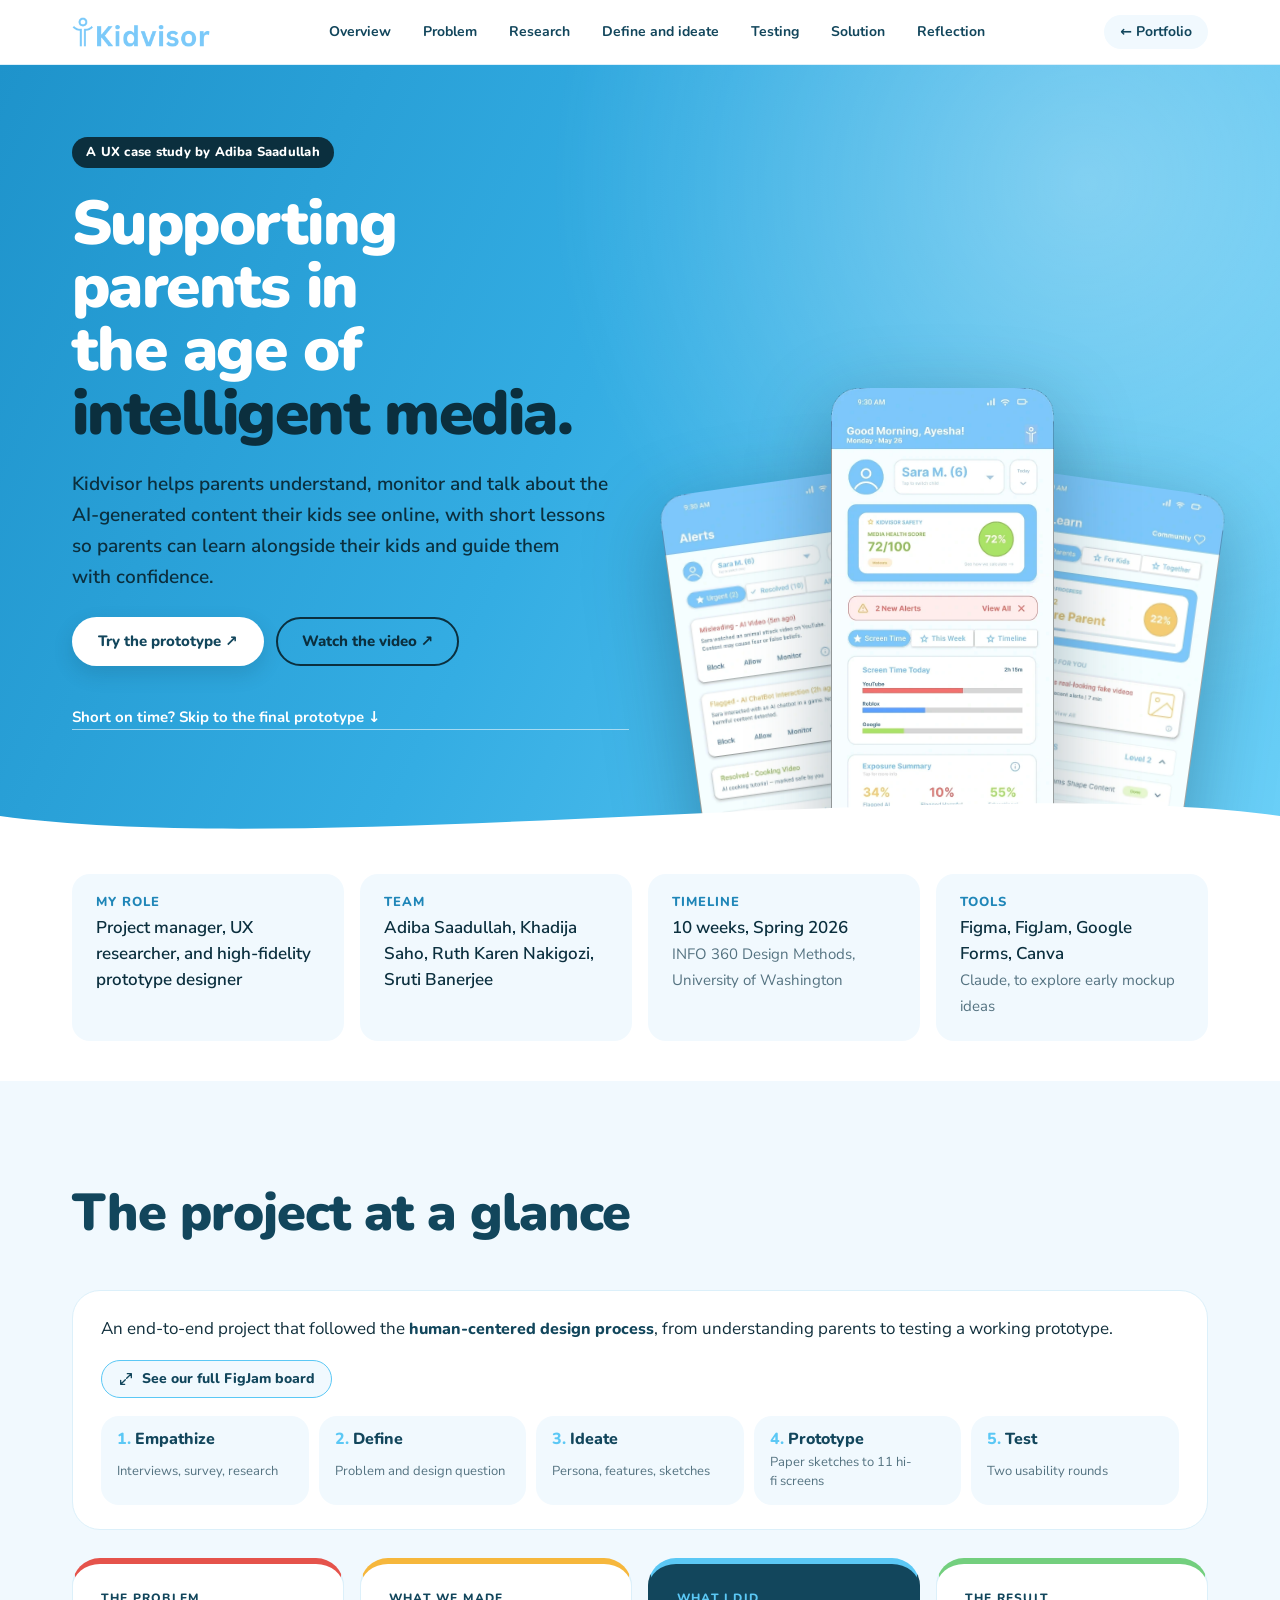
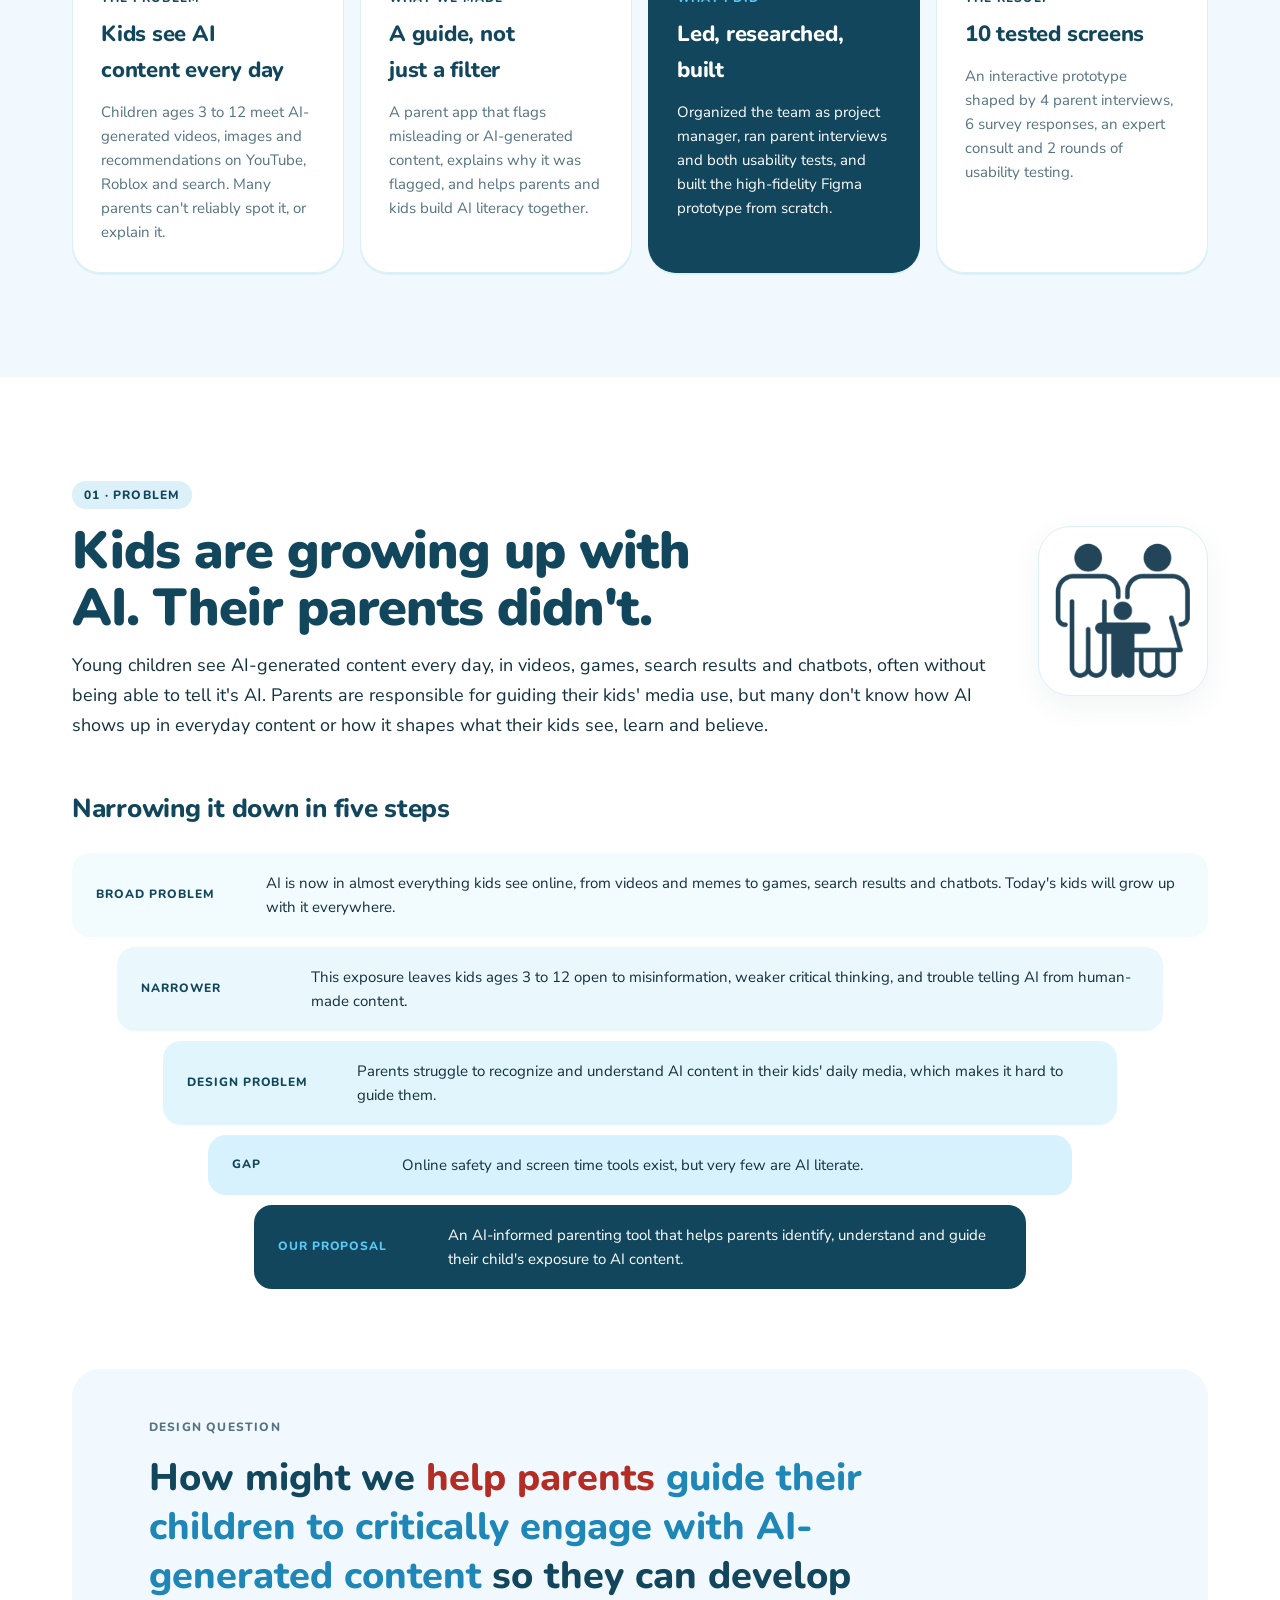
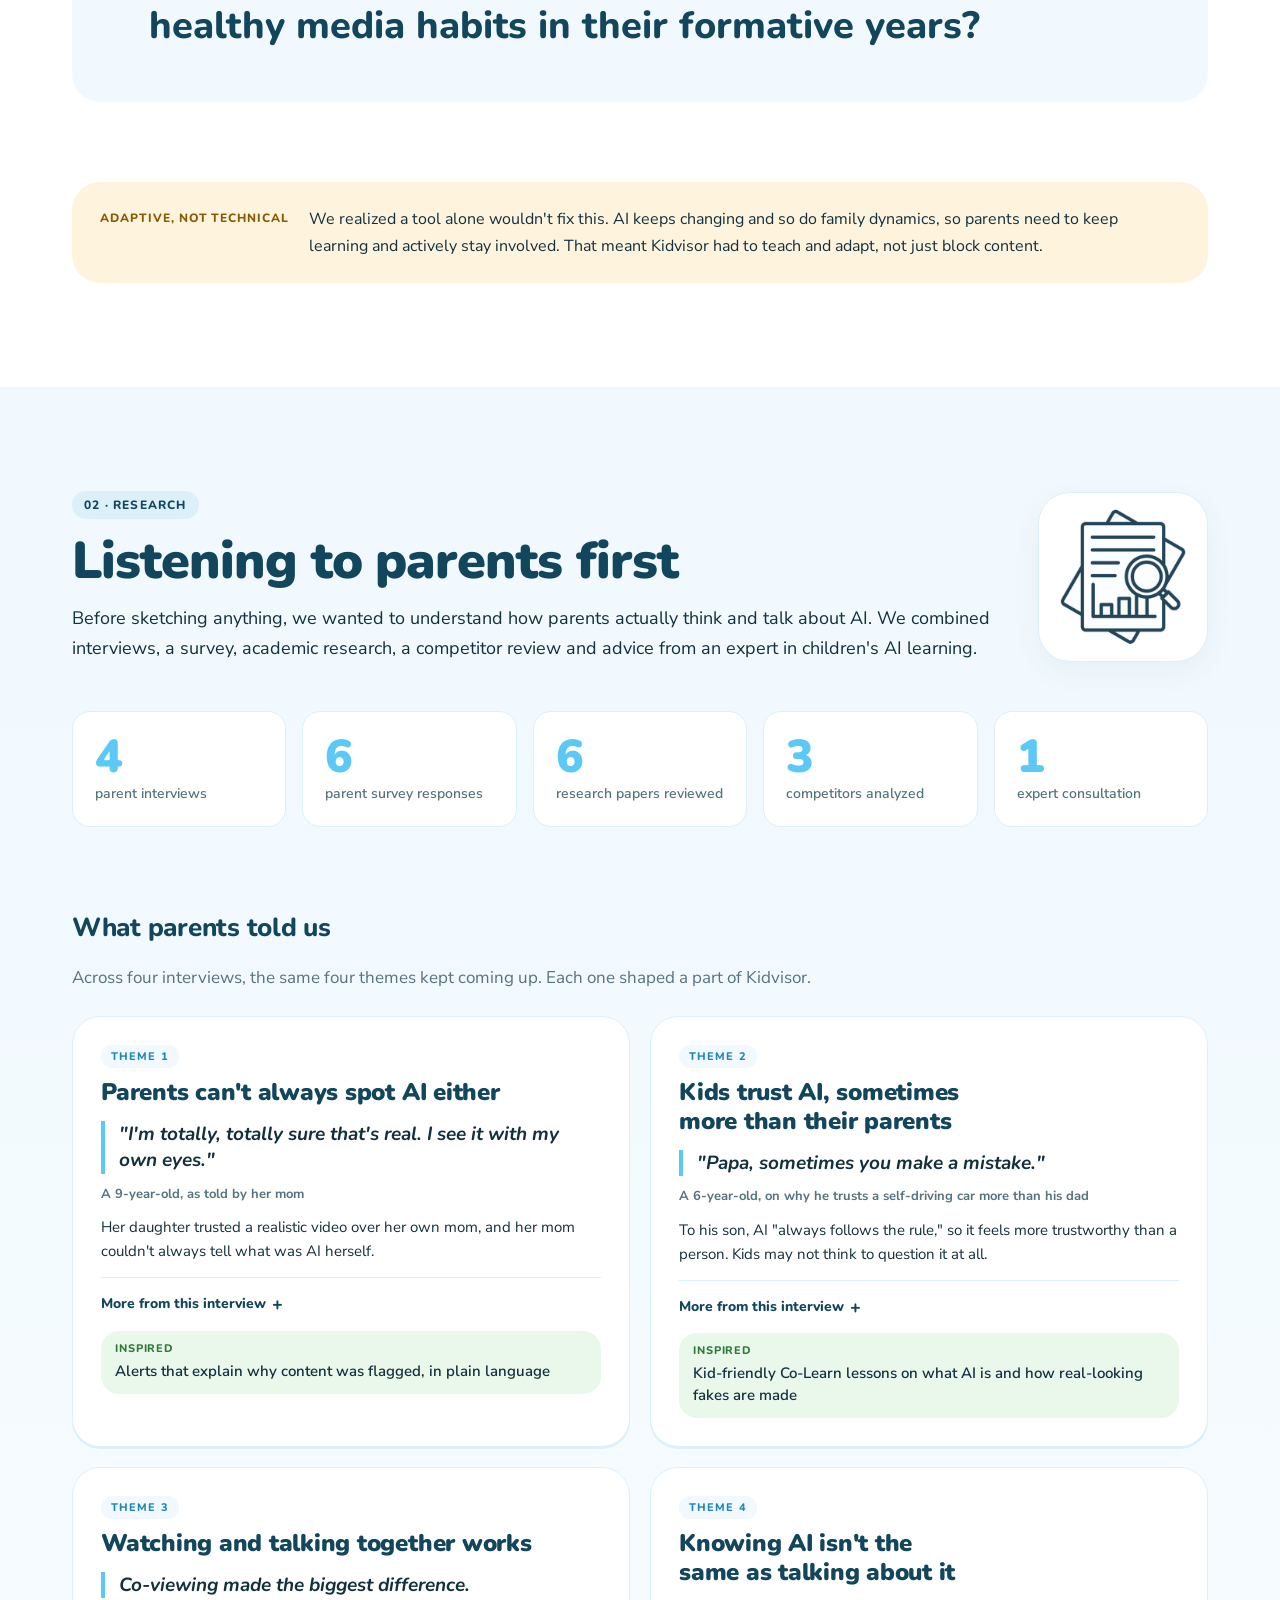
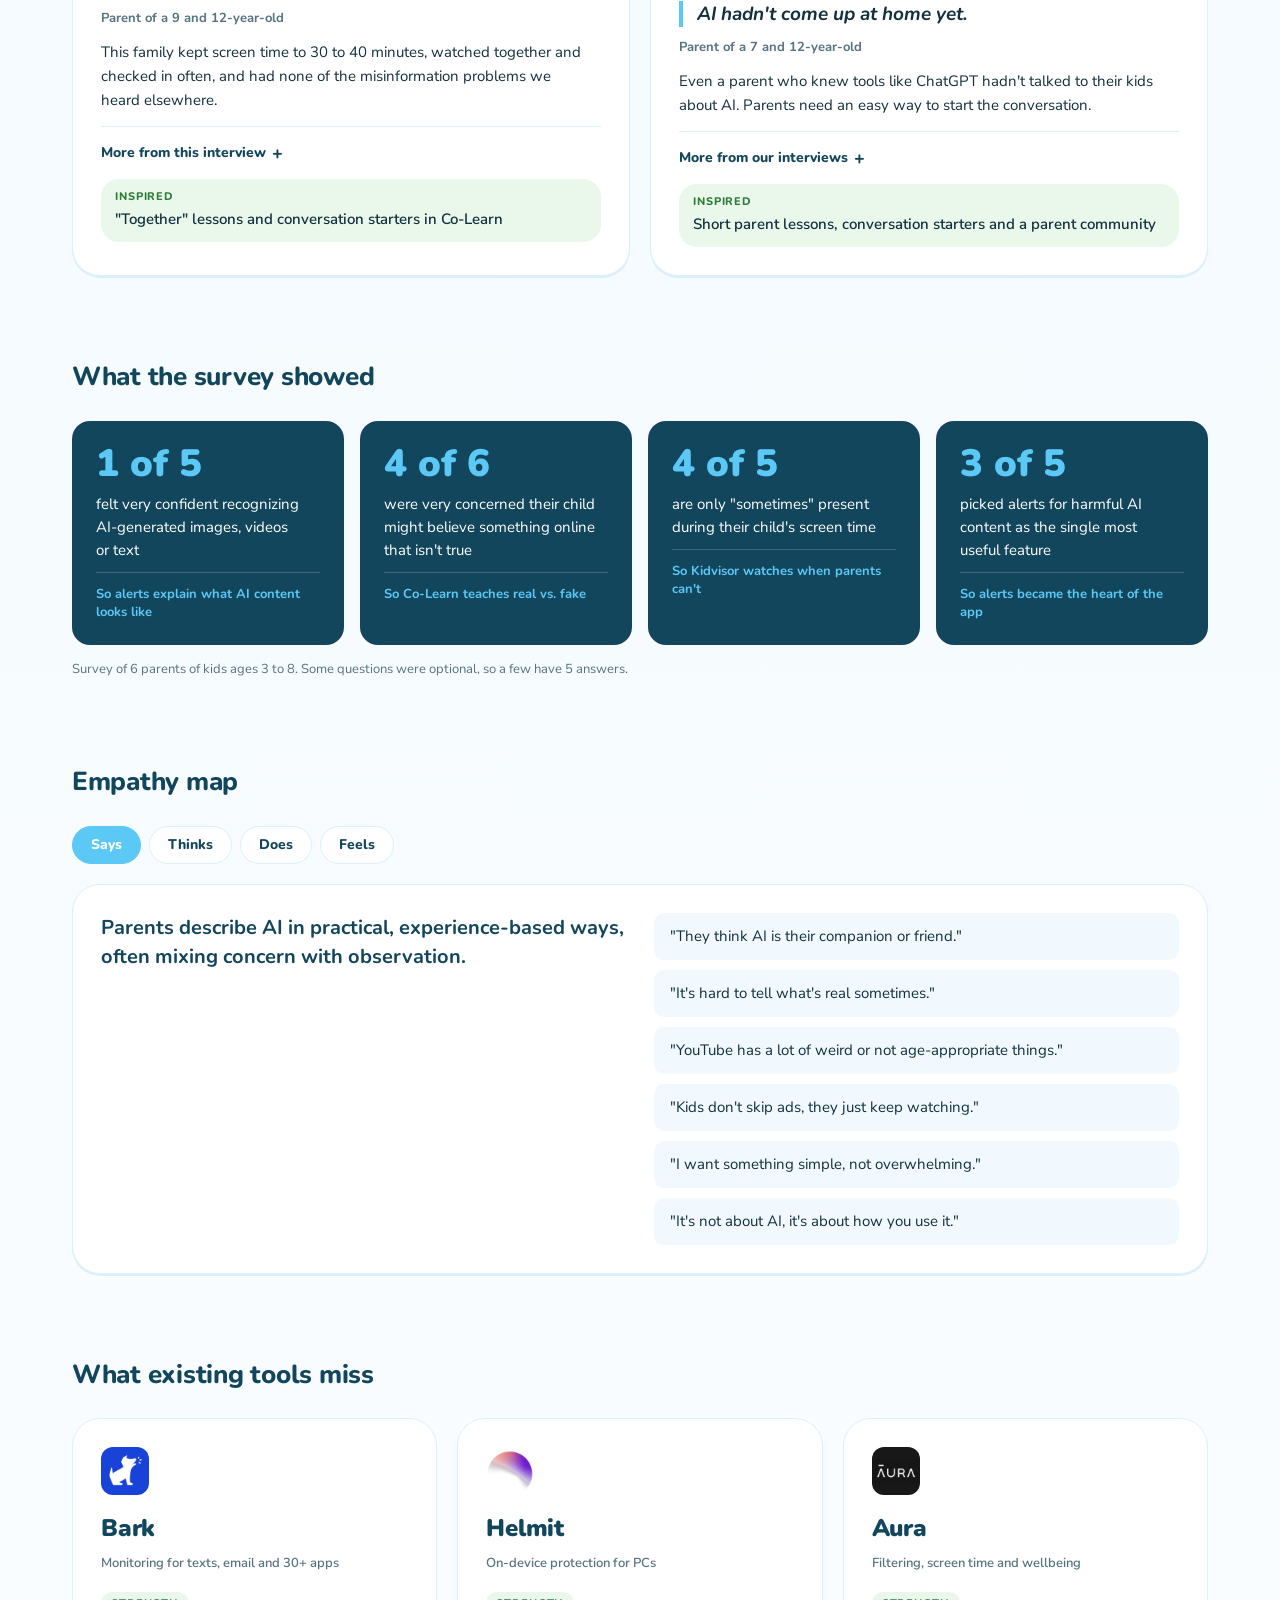
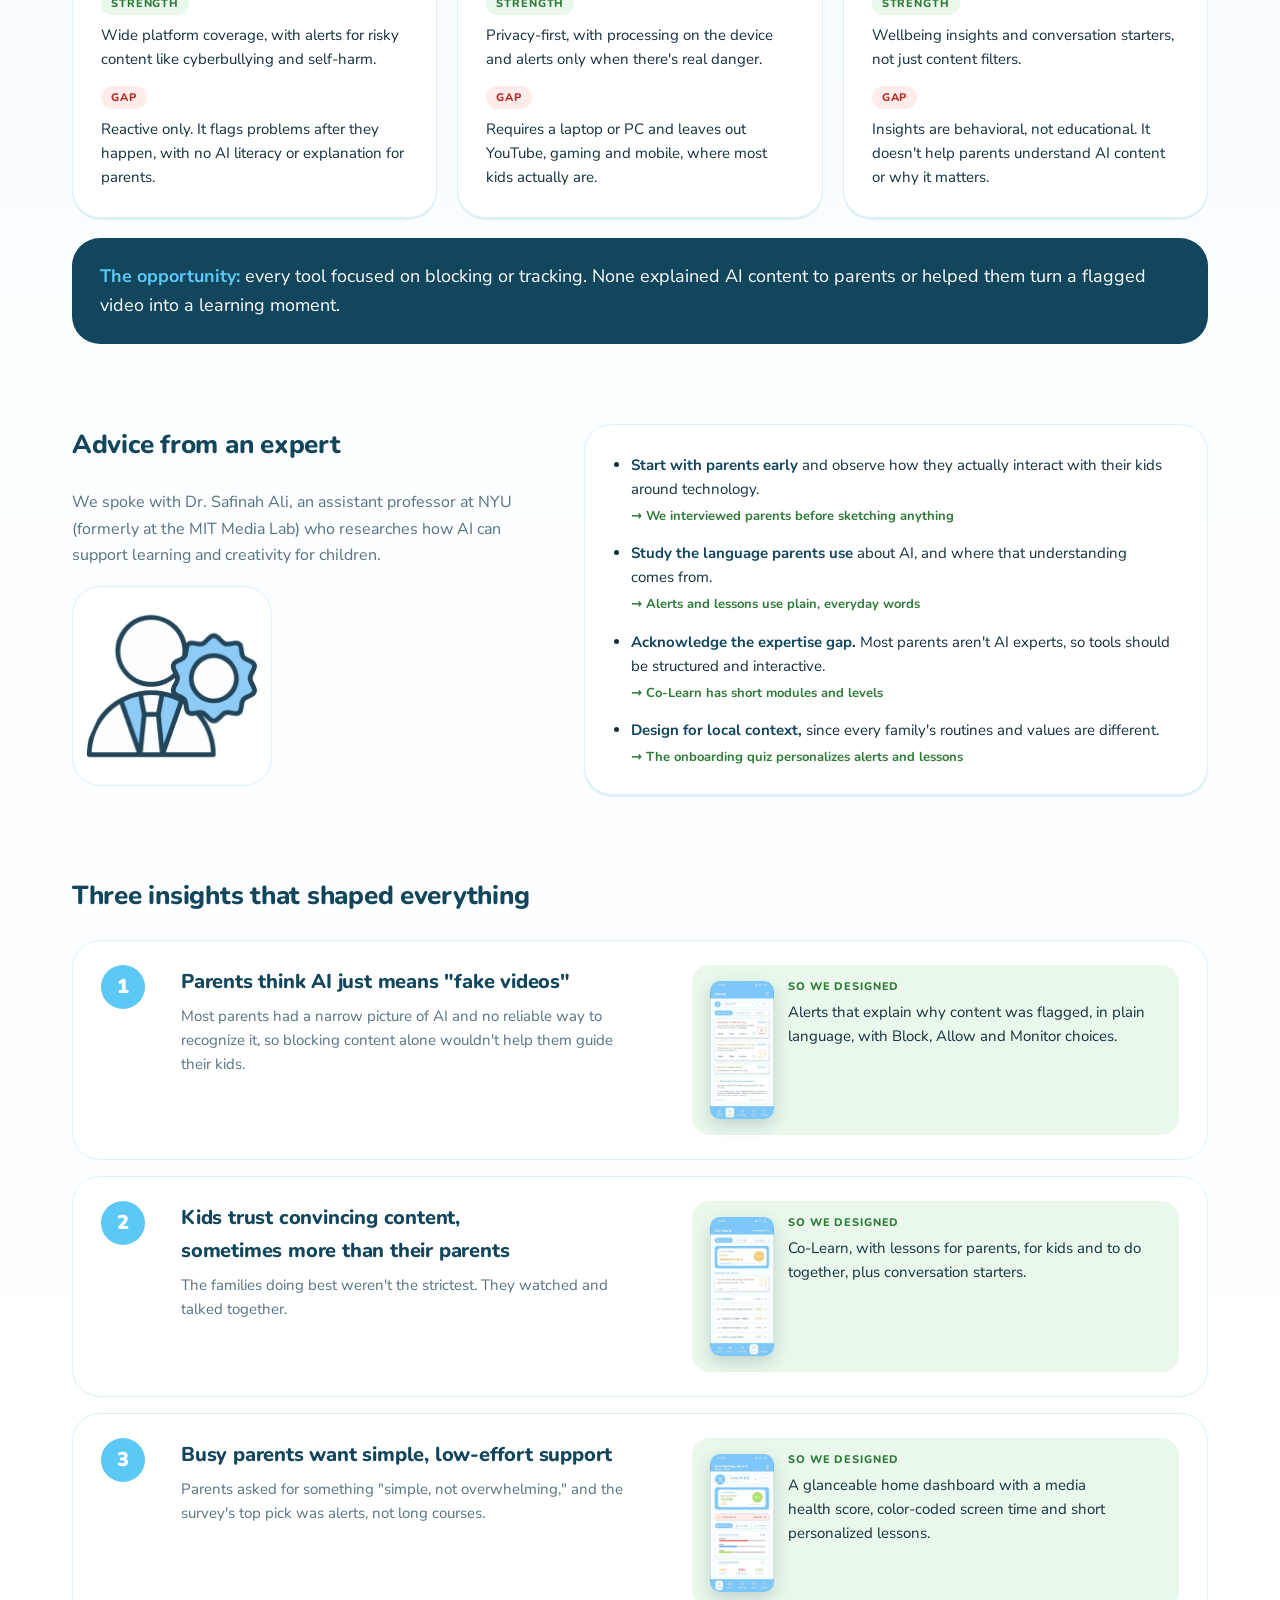
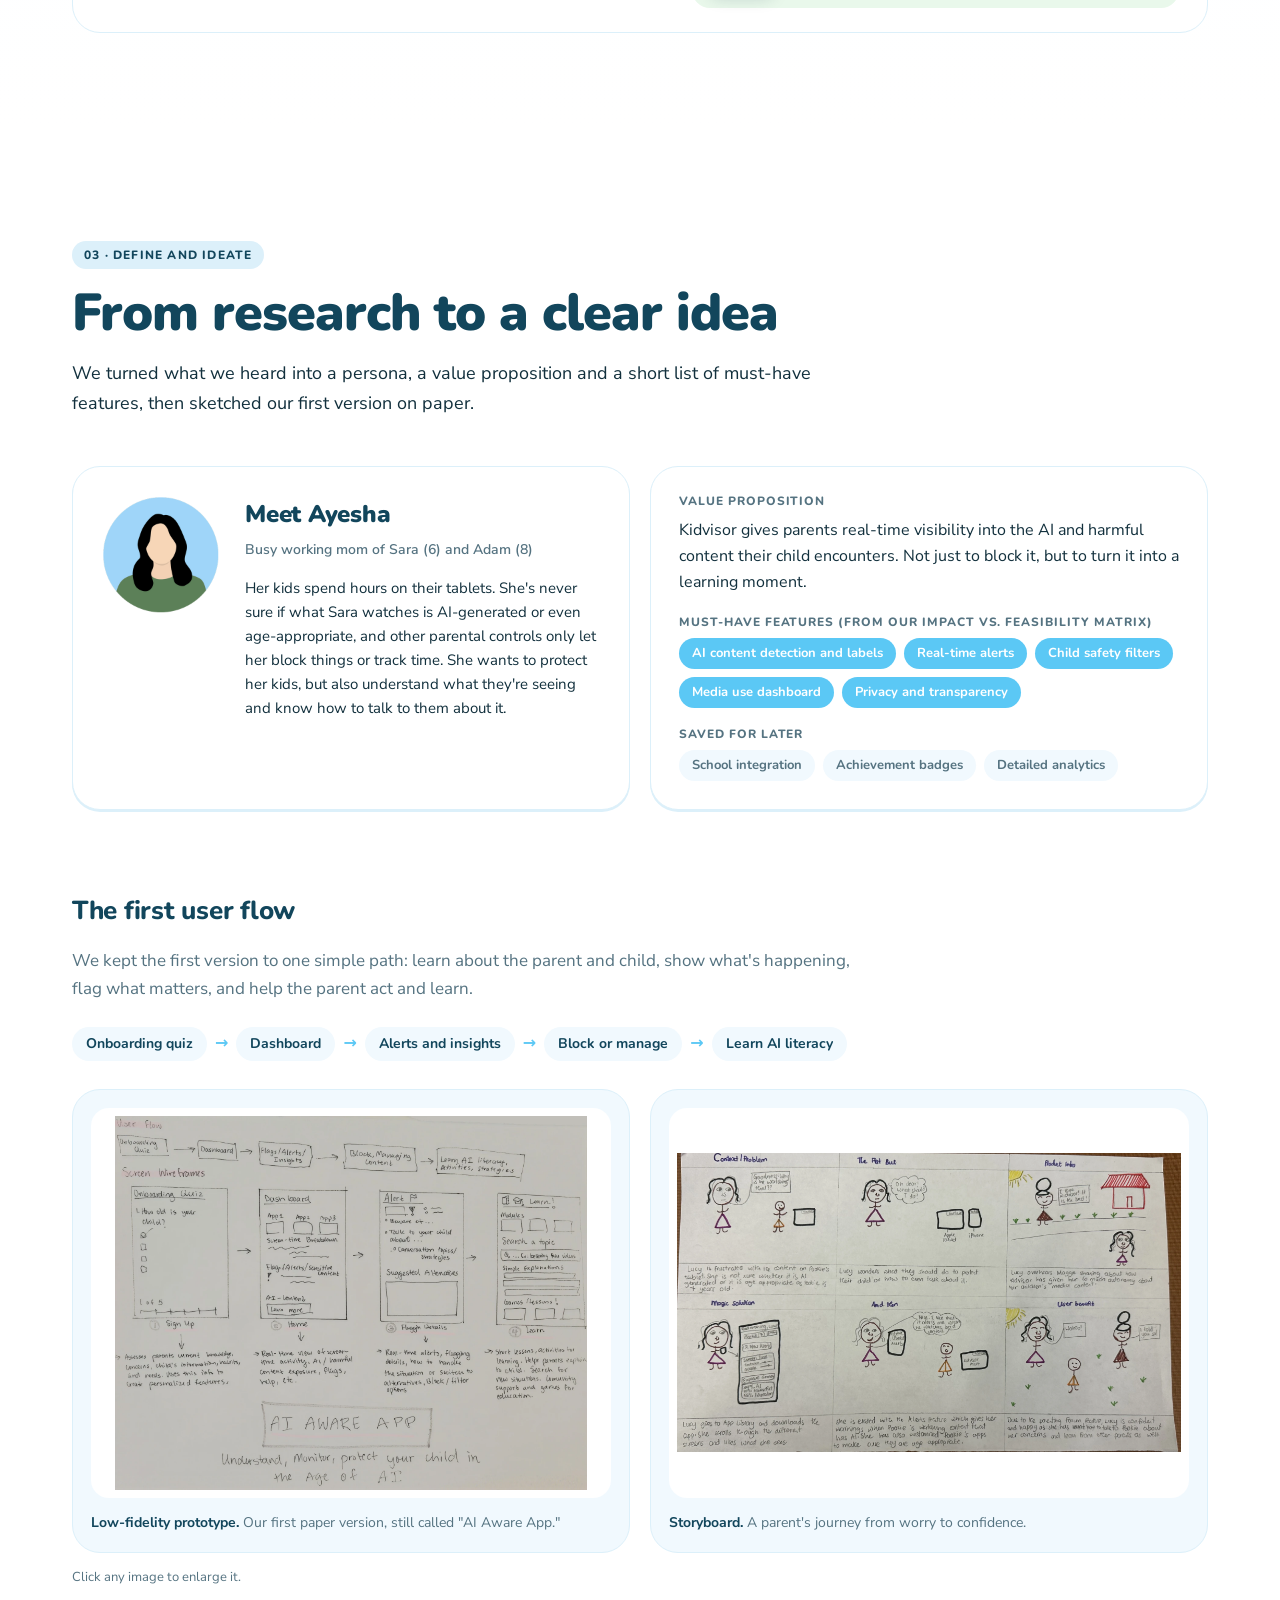
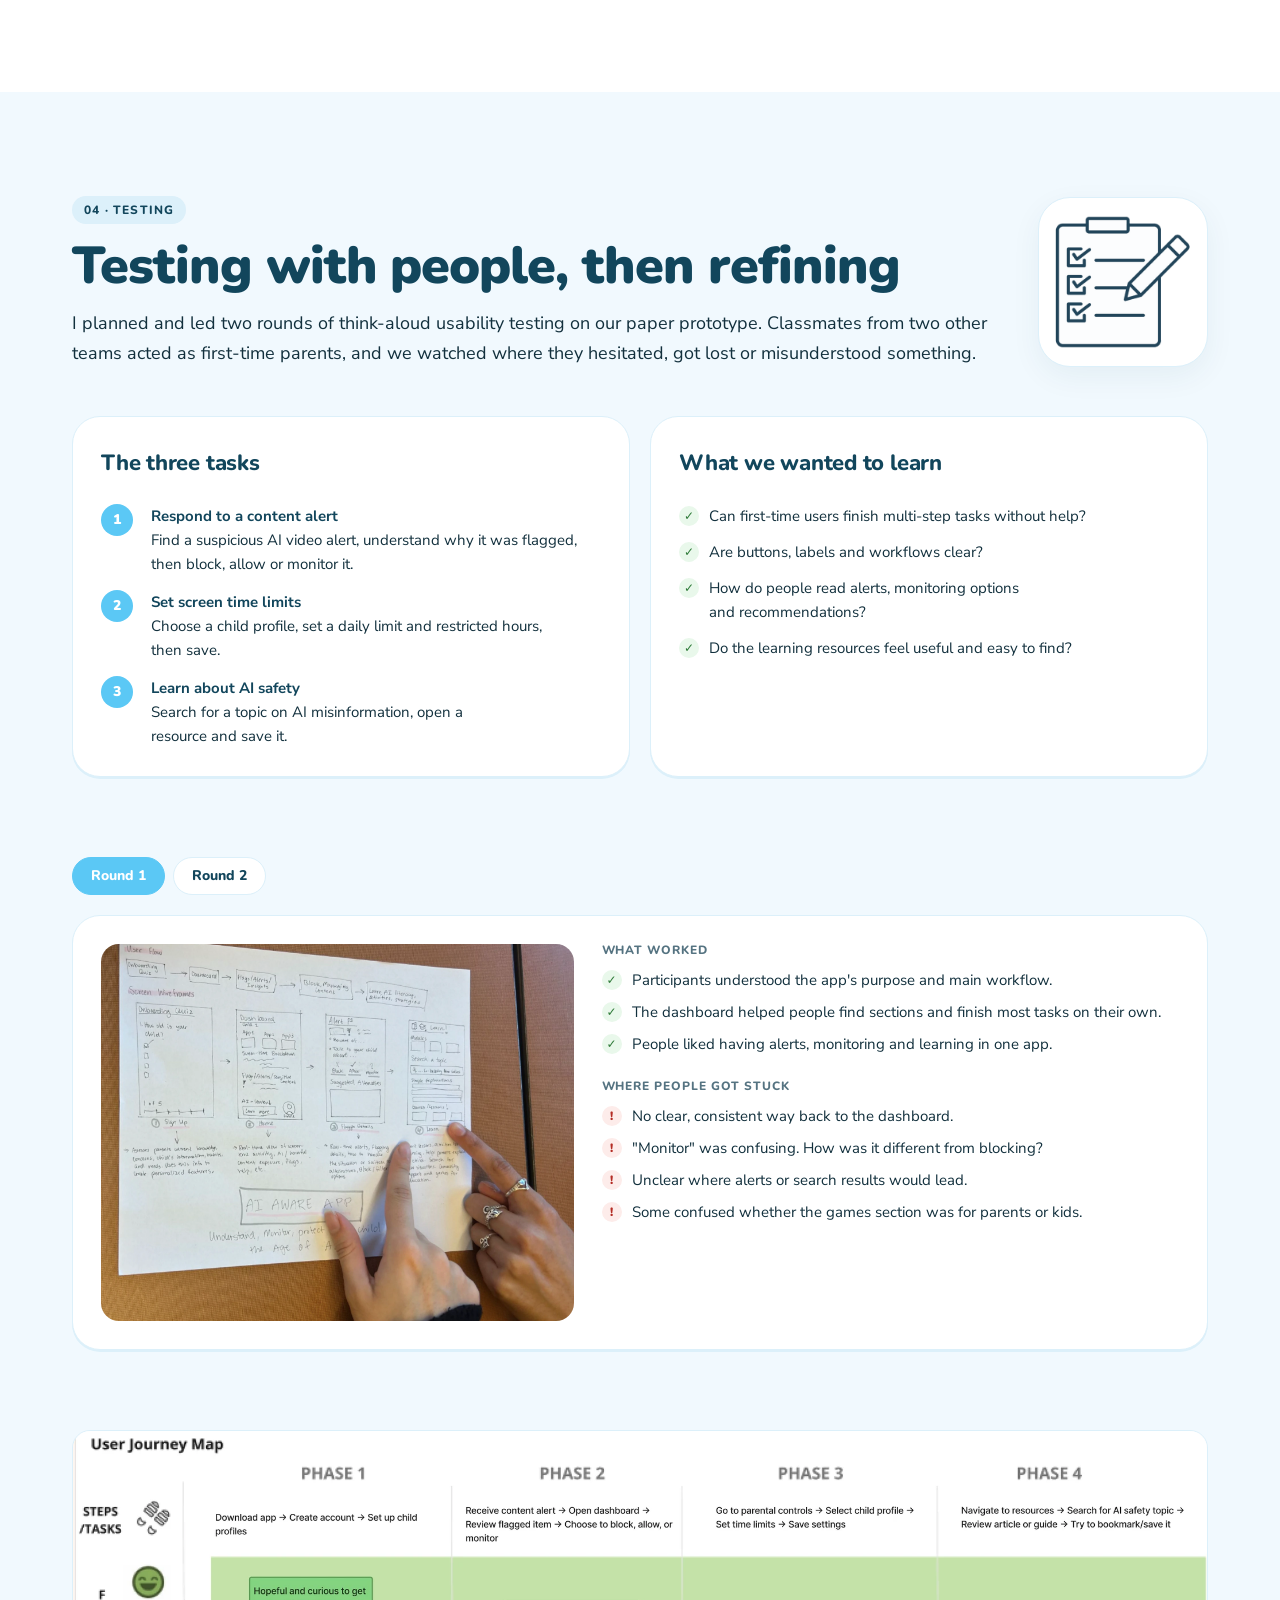
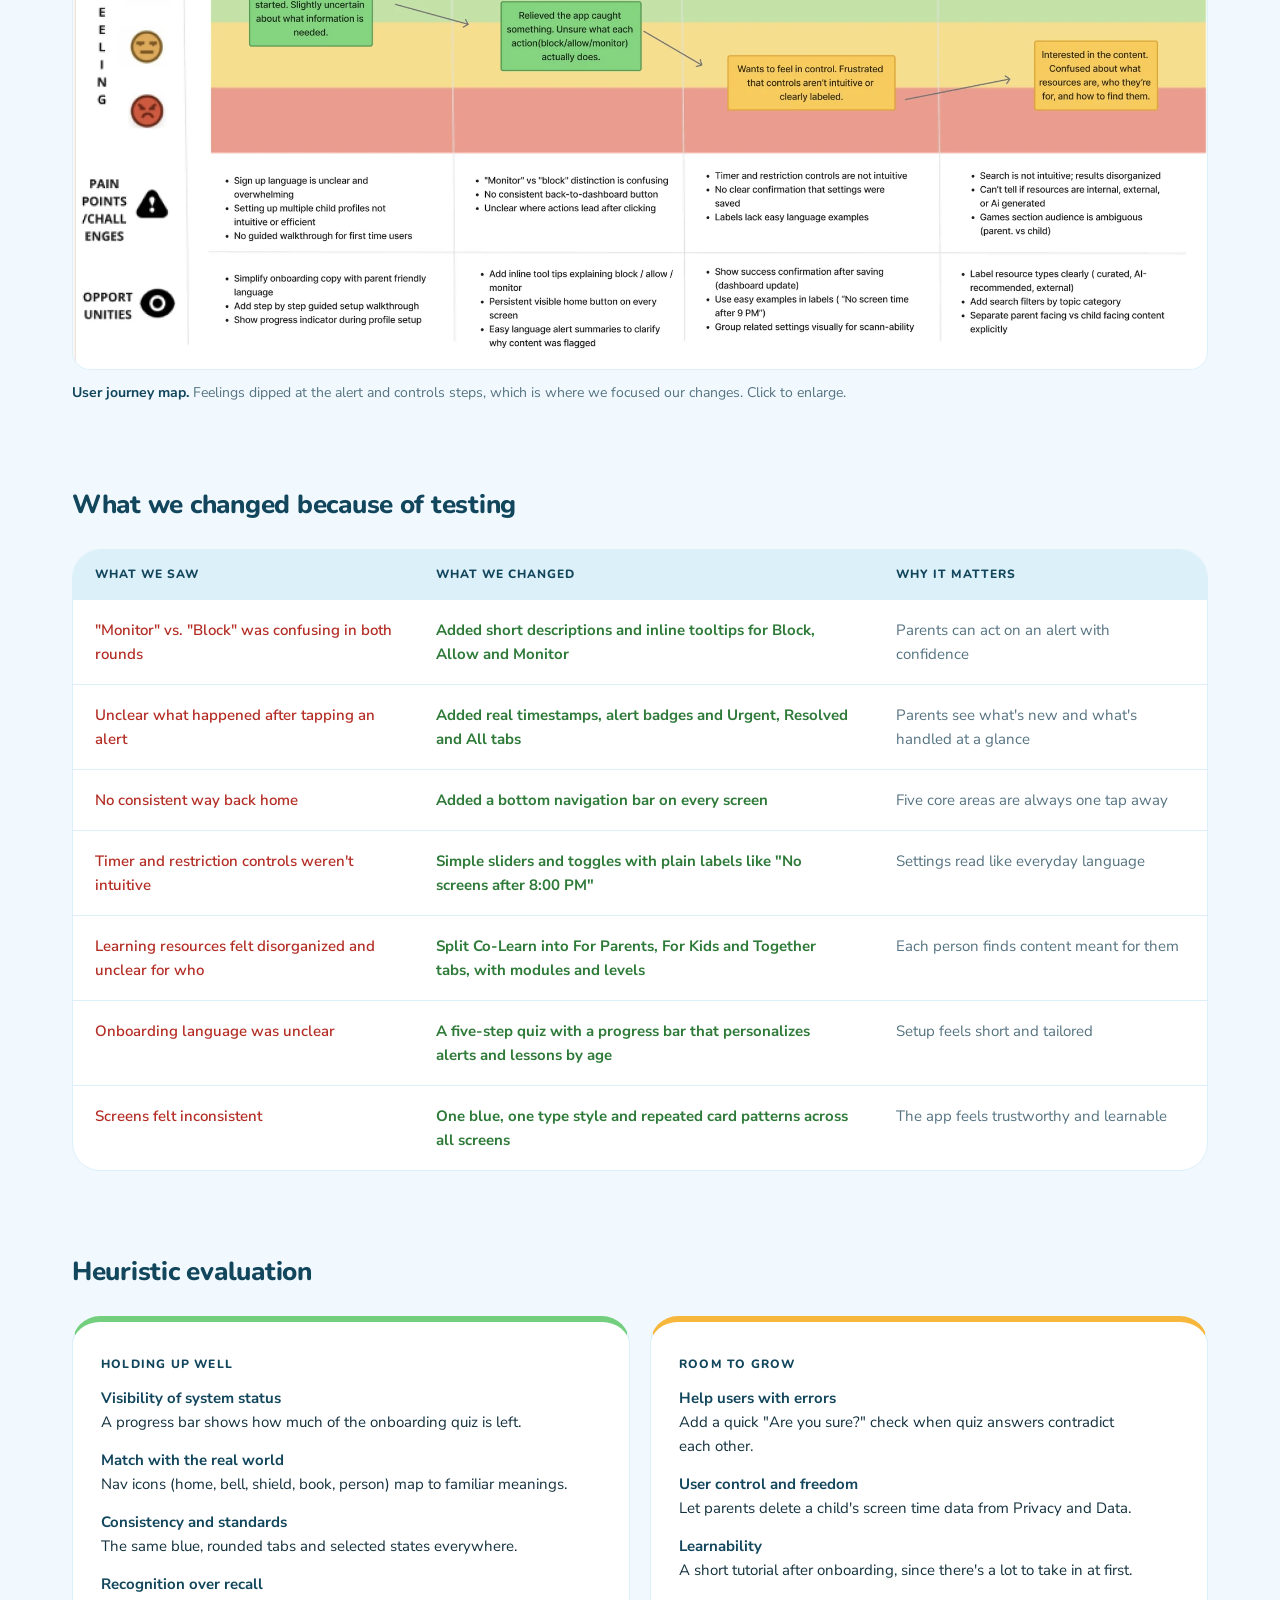
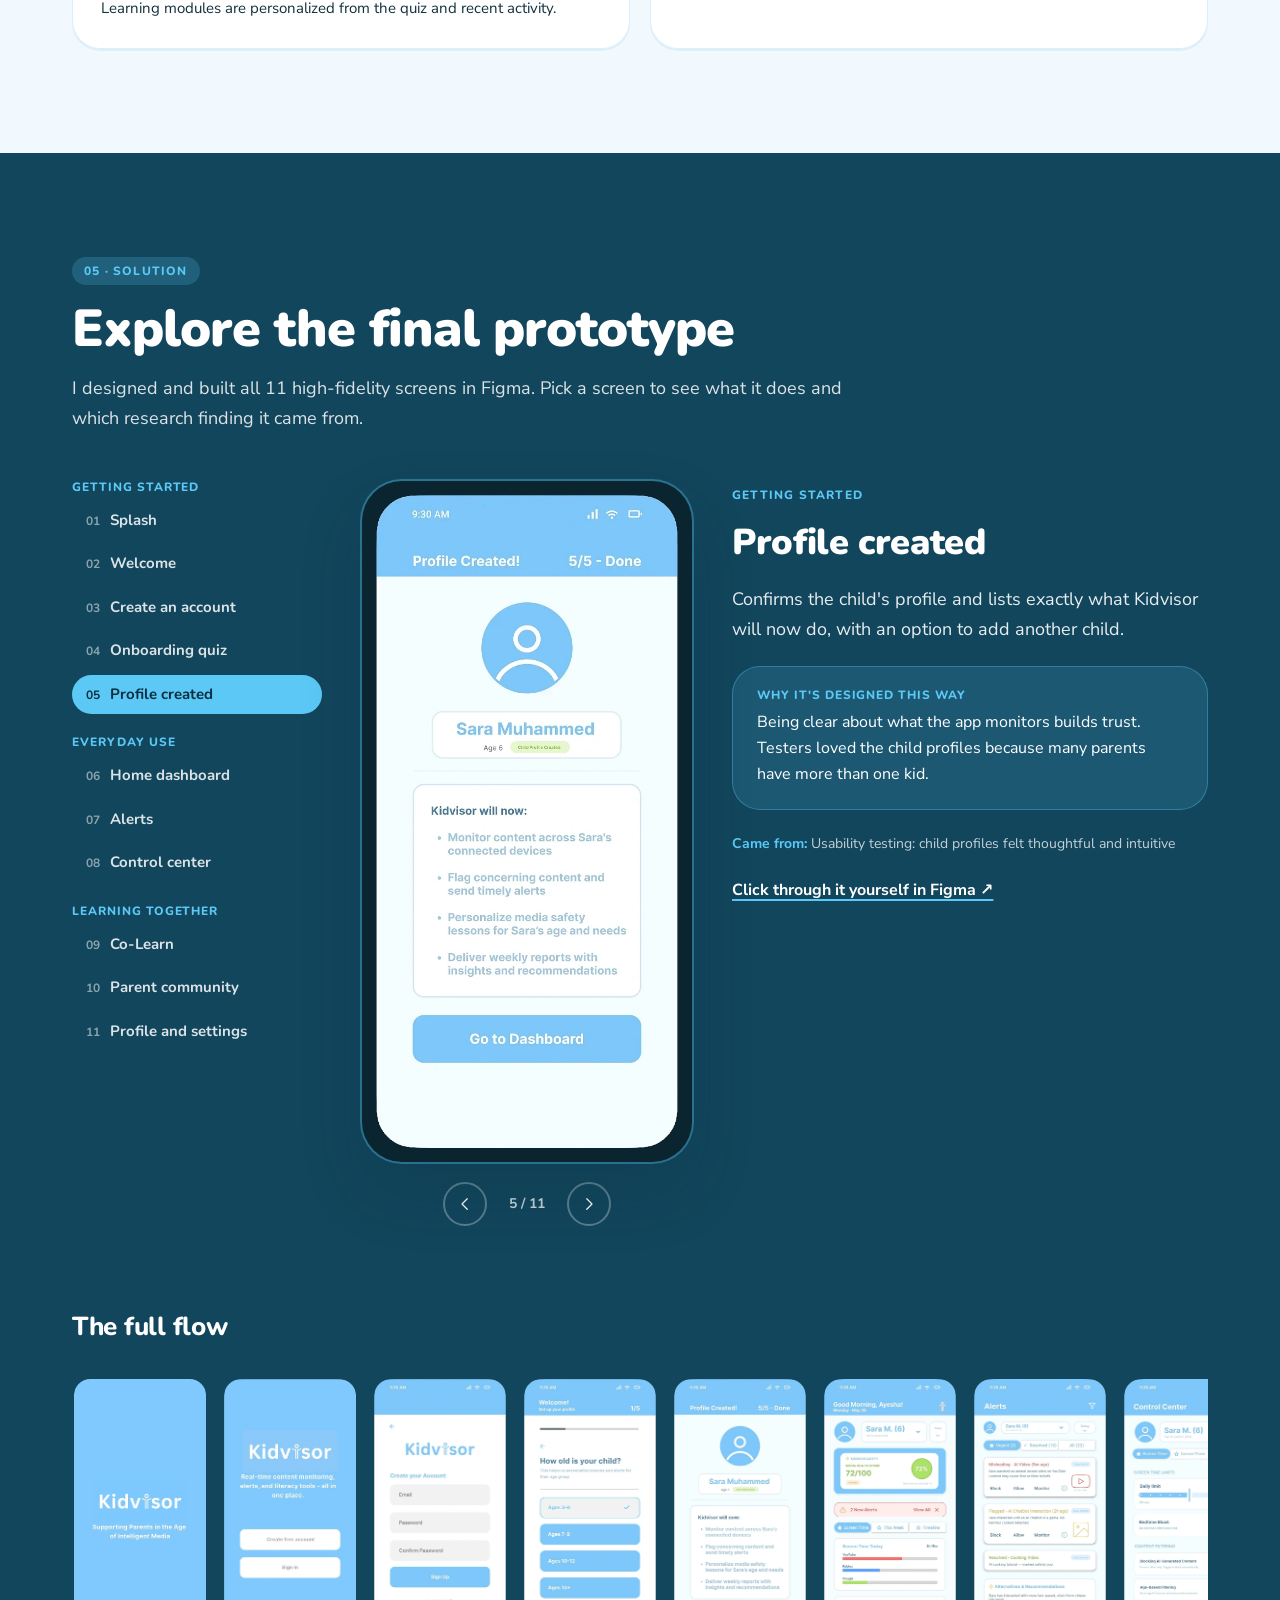
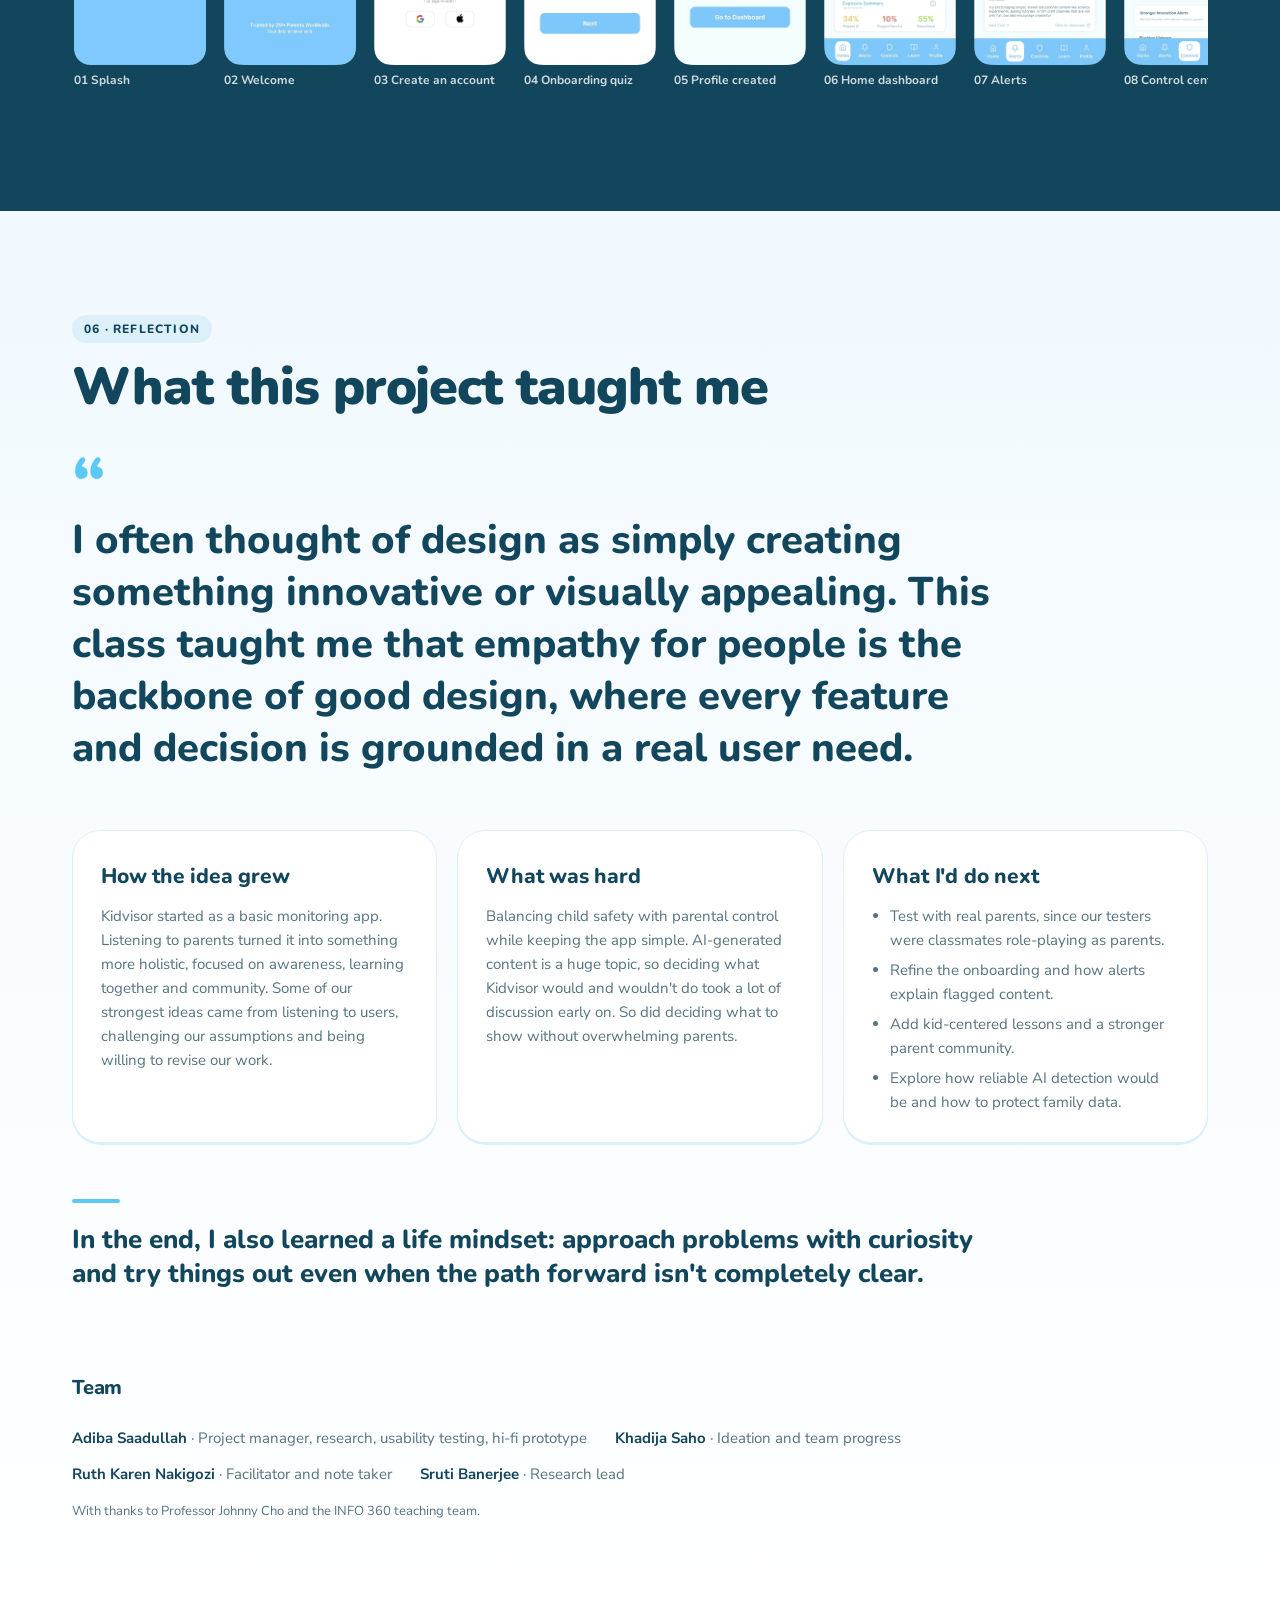
<file: kidvisor/index.html>
<!DOCTYPE html>
<html lang="en">
<head>
  <meta charset="utf-8">
  <meta name="viewport" content="width=device-width, initial-scale=1, viewport-fit=cover">
  <title>Kidvisor</title>
  <meta name="claude:viewport-fit-sides" content="cover">
  <meta name="description" content="Kidvisor: a UX case study by Adiba Saadullah on helping parents guide their children through AI-generated content.">
  <link rel="preconnect" href="https://fonts.googleapis.com">
  <link rel="preconnect" href="https://fonts.gstatic.com" crossorigin>
  <link rel="stylesheet" href="https://fonts.googleapis.com/css2?family=Nunito:ital,wght@0,600;0,700;0,800;0,900;1,700&family=Nunito+Sans:opsz,wght@6..12,400;6..12,600;6..12,700&display=swap">
  <link rel="stylesheet" href="styles.css">
</head>
<body>

  <header class="nav">
    <div class="wrap nav-inner">
      <a href="#top" class="logo-link" aria-label="Kidvisor, back to top"><img src="images/logo-kidvisor.png" alt="Kidvisor" class="logo-img"></a>
      <nav class="chapters" aria-label="Case study sections">
        <ol>
          <li><a href="#overview">Overview</a></li>
          <li><a href="#problem">Problem</a></li>
          <li><a href="#research">Research</a></li>
          <li><a href="#define">Define and ideate</a></li>
          <li><a href="#testing">Testing</a></li>
          <li><a href="#solution">Solution</a></li>
          <li><a href="#reflection">Reflection</a></li>
        </ol>
      </nav>
      <a class="portfolio-link" href="../index.html#work">← Portfolio</a>
    </div>
  </header>

  <main>

    <!-- ============ HERO ============ -->
    <section class="kv-hero" id="top">
      <div class="wrap kv-hero-grid">
        <div class="kv-hero-text">
          <span class="byline">A UX case study by Adiba Saadullah</span>
          <h1>Supporting parents in the age of <span>intelligent media.</span></h1>
          <p class="kv-sub">Kidvisor helps parents understand, monitor and talk about the AI-generated content their kids see online, with short lessons so parents can learn alongside their kids and guide them with confidence.</p>
          <div class="kv-actions">
            <a class="btn btn-white" href="https://www.figma.com/proto/gJAdakdcy52HbfabrVJKoQ/Kidvisor---AI-Learning-App_INFO-380-Team-22?node-id=2-2&amp;p=f&amp;t=HT3lmZEZk5pfbrjX-1&amp;scaling=scale-down&amp;content-scaling=fixed&amp;page-id=0%3A1&amp;starting-point-node-id=2%3A2" target="_blank" rel="noopener">Try the prototype ↗</a>
            <a class="btn btn-ghost" href="https://www.youtube.com/watch?v=j3AyYcY7vuY" target="_blank" rel="noopener">Watch the video ↗</a>
          </div>
          <a class="skip-proto" href="#solution">Short on time? Skip to the final prototype ↓</a>
        </div>
        <div class="kv-stage" aria-label="Three Kidvisor app screens: alerts, home dashboard, and co-learn" role="img">
          <img class="p1" src="images/screen-alerts.webp" alt="">
          <img class="p2" src="images/screen-dashboard.webp" alt="">
          <img class="p3" src="images/screen-colearn.webp" alt="">
        </div>
      </div>
      <svg class="hero-wave" viewBox="0 0 1440 80" preserveAspectRatio="none" aria-hidden="true"><path d="M0 40 C 360 90 1080 -10 1440 40 L1440 80 L0 80 Z" fill="currentColor"/></svg>
    </section>

    <section class="facts-band">
      <div class="wrap">
        <dl class="facts-row">
          <div><dt>My role</dt><dd>Project manager, UX researcher, and high-fidelity prototype designer</dd></div>
          <div><dt>Team</dt><dd>Adiba Saadullah, Khadija Saho, Ruth Karen Nakigozi, Sruti Banerjee</dd></div>
          <div><dt>Timeline</dt><dd>10 weeks, Spring 2026<br><span class="muted">INFO 360 Design Methods, University of Washington</span></dd></div>
          <div><dt>Tools</dt><dd>Figma, FigJam, Google Forms, Canva<br><span class="muted">Claude, to explore early mockup ideas</span></dd></div>
        </dl>
      </div>
    </section>

    <!-- ============ 00 OVERVIEW ============ -->
    <section class="cs-section tint" id="overview">
      <div class="wrap">
        <div class="cs-head">
          <h2>The project at a glance</h2>
        </div>
        <div class="process" aria-label="Human-centered design process">
          <p class="process-intro">An end-to-end project that followed the <b>human-centered design process</b>, from understanding parents to testing a working prototype.</p>
          <button type="button" class="board-btn" data-zoom="images/figjam-board.webp" data-alt="Our full FigJam board, with every step of the project from team setup and research to testing, the high-fidelity prototype and reflection">
            <svg viewBox="0 0 24 24" aria-hidden="true"><path d="M14 4h6v6M10 20H4v-6M20 4l-7 7M4 20l7-7" fill="none" stroke="currentColor" stroke-width="2" stroke-linecap="round" stroke-linejoin="round"/></svg>
            See our full FigJam board
          </button>
          <ol>
            <li><a href="#research"><b>Empathize</b><span>Interviews, survey, research</span></a></li>
            <li><a href="#problem"><b>Define</b><span>Problem and design question</span></a></li>
            <li><a href="#define"><b>Ideate</b><span>Persona, features, sketches</span></a></li>
            <li><a href="#solution"><b>Prototype</b><span>Paper sketches to 11 hi-fi screens</span></a></li>
            <li><a href="#testing"><b>Test</b><span>Two usability rounds</span></a></li>
          </ol>
        </div>
        <div class="glance">
          <article class="panel">
            <span class="chapter-num">The problem</span>
            <h3>Kids see AI content every day</h3>
            <p>Children ages 3 to 12 meet AI-generated videos, images and recommendations on YouTube, Roblox and search. Many parents can't reliably spot it, or explain it.</p>
          </article>
          <article class="panel">
            <span class="chapter-num">What we made</span>
            <h3>A guide, not just a filter</h3>
            <p>A parent app that flags misleading or AI-generated content, explains why it was flagged, and helps parents and kids build AI literacy together.</p>
          </article>
          <article class="panel mine">
            <span class="chapter-num">What I did</span>
            <h3>Led, researched, built</h3>
            <p>Organized the team as project manager, ran parent interviews and both usability tests, and built the high-fidelity Figma prototype from scratch.</p>
          </article>
          <article class="panel">
            <span class="chapter-num">The result</span>
            <h3>10 tested screens</h3>
            <p>An interactive prototype shaped by 4 parent interviews, 6 survey responses, an expert consult and 2 rounds of usability testing.</p>
          </article>
        </div>
      </div>
    </section>

    <!-- ============ 01 PROBLEM ============ -->
    <section class="cs-section" id="problem">
      <div class="wrap">
        <div class="cs-head with-art"><div class="cs-head-text">
          <span class="chapter-num">01 · Problem</span>
          <h2>Kids are growing up with AI. Their parents didn't.</h2>
          <p>Young children see AI-generated content every day, in videos, games, search results and chatbots, often without being able to tell it's AI. Parents are responsible for guiding their kids' media use, but many don't know how AI shows up in everyday content or how it shapes what their kids see, learn and believe.</p>
        </div><img class="head-art" src="images/icon-family.png" alt="" loading="lazy"></div>

        <div class="block">
          <h3 class="sub-head">Narrowing it down in five steps</h3>
          <ol class="funnel">
            <li style="--w:100%; --mix:8%"><b>Broad problem</b><span>AI is now in almost everything kids see online, from videos and memes to games, search results and chatbots. Today's kids will grow up with it everywhere.</span></li>
            <li style="--w:92%; --mix:13%"><b>Narrower</b><span>This exposure leaves kids ages 3 to 12 open to misinformation, weaker critical thinking, and trouble telling AI from human-made content.</span></li>
            <li style="--w:84%; --mix:18%"><b>Design problem</b><span>Parents struggle to recognize and understand AI content in their kids' daily media, which makes it hard to guide them.</span></li>
            <li style="--w:76%; --mix:24%"><b>Gap</b><span>Online safety and screen time tools exist, but very few are AI literate.</span></li>
            <li style="--w:68%"><b>Our proposal</b><span>An AI-informed parenting tool that helps parents identify, understand and guide their child's exposure to AI content.</span></li>
          </ol>
        </div>

        <div class="block">
          <blockquote class="hmw">
            <span class="label">Design question</span>
            How might we <em>help parents</em> <strong>guide their children to critically engage with AI-generated content</strong> so they can develop healthy media habits in their formative years?
          </blockquote>
        </div>

        <div class="block callout">
          <span class="tagline">Adaptive, not technical</span>
          <p>We realized a tool alone wouldn't fix this. AI keeps changing and so do family dynamics, so parents need to keep learning and actively stay involved. That meant Kidvisor had to teach and adapt, not just block content.</p>
        </div>
      </div>
    </section>

    <!-- ============ 02 RESEARCH ============ -->
    <section class="cs-section ice" id="research">
      <div class="wrap">
        <div class="cs-head with-art"><div class="cs-head-text">
          <span class="chapter-num">02 · Research</span>
          <h2>Listening to parents first</h2>
          <p>Before sketching anything, we wanted to understand how parents actually think and talk about AI. We combined interviews, a survey, academic research, a competitor review and advice from an expert in children's AI learning.</p>
        </div><img class="head-art" src="images/icon-research.png" alt="" loading="lazy"></div>

        <div class="methods">
          <div class="method"><b>4</b><span>parent interviews</span></div>
          <div class="method"><b>6</b><span>parent survey responses</span></div>
          <div class="method"><b>6</b><span>research papers reviewed</span></div>
          <div class="method"><b>3</b><span>competitors analyzed</span></div>
          <div class="method"><b>1</b><span>expert consultation</span></div>
        </div>

        <!-- Interviews -->
        <div class="block">
          <h3 class="sub-head">What parents told us</h3>
          <p class="sub-lead">Across four interviews, the same four themes kept coming up. Each one shaped a part of Kidvisor.</p>
          <div class="voices">
            <article class="panel voice">
              <span class="theme-n">Theme 1</span>
              <h4>Parents can't always spot AI either</h4>
              <blockquote>"I'm totally, totally sure that's real. I see it with my own eyes."</blockquote>
              <p class="who">A 9-year-old, as told by her mom</p>
              <p class="insight">Her daughter trusted a realistic video over her own mom, and her mom couldn't always tell what was AI herself.</p>
              <details class="more">
                <summary>More from this interview</summary>
                <ul>
                  <li>She described AI only as "fake videos," and wasn't aware of algorithms or chatbots.</li>
                  <li>She wanted alerts and a clear "is this safe?" signal, not time-heavy features.</li>
                </ul>
              </details>
              <p class="inspired"><b>Inspired</b>Alerts that explain why content was flagged, in plain language</p>
            </article>
            <article class="panel voice">
              <span class="theme-n">Theme 2</span>
              <h4>Kids trust AI, sometimes more than their parents</h4>
              <blockquote>"Papa, sometimes you make a mistake."</blockquote>
              <p class="who">A 6-year-old, on why he trusts a self-driving car more than his dad</p>
              <p class="insight">To his son, AI "always follows the rule," so it feels more trustworthy than a person. Kids may not think to question it at all.</p>
              <details class="more">
                <summary>More from this interview</summary>
                <ul>
                  <li>His son thinks AI just means "robot."</li>
                  <li>Even for this parent, explaining AI simply enough for a child was the hardest part.</li>
                </ul>
              </details>
              <p class="inspired"><b>Inspired</b>Kid-friendly Co-Learn lessons on what AI is and how real-looking fakes are made</p>
            </article>
            <article class="panel voice">
              <span class="theme-n">Theme 3</span>
              <h4>Watching and talking together works</h4>
              <blockquote>Co-viewing made the biggest difference.</blockquote>
              <p class="who">Parent of a 9 and 12-year-old</p>
              <p class="insight">This family kept screen time to 30 to 40 minutes, watched together and checked in often, and had none of the misinformation problems we heard elsewhere.</p>
              <details class="more">
                <summary>More from this interview</summary>
                <ul>
                  <li>She reviews YouTube history from her own phone and stays present when the TV is on.</li>
                  <li>She explains both the good and bad sides of AI to her kids.</li>
                </ul>
              </details>
              <p class="inspired"><b>Inspired</b>"Together" lessons and conversation starters in Co-Learn</p>
            </article>
            <article class="panel voice">
              <span class="theme-n">Theme 4</span>
              <h4>Knowing AI isn't the same as talking about it</h4>
              <blockquote>AI hadn't come up at home yet.</blockquote>
              <p class="who">Parent of a 7 and 12-year-old</p>
              <p class="insight">Even a parent who knew tools like ChatGPT hadn't talked to their kids about AI. Parents need an easy way to start the conversation.</p>
              <details class="more">
                <summary>More from our interviews</summary>
                <ul>
                  <li>Another parent asked for simple lessons on how to talk to kids about AI.</li>
                  <li>Parents told us they want something simple, not overwhelming.</li>
                </ul>
              </details>
              <p class="inspired"><b>Inspired</b>Short parent lessons, conversation starters and a parent community</p>
            </article>
          </div>
        </div>

        <!-- Survey -->
        <div class="block">
          <h3 class="sub-head">What the survey showed</h3>
          <div class="stats">
            <div class="stat"><b>1 of 5</b><p>felt very confident recognizing AI-generated images, videos or text</p><span>So alerts explain what AI content looks like</span></div>
            <div class="stat"><b>4 of 6</b><p>were very concerned their child might believe something online that isn't true</p><span>So Co-Learn teaches real vs. fake</span></div>
            <div class="stat"><b>4 of 5</b><p>are only "sometimes" present during their child's screen time</p><span>So Kidvisor watches when parents can't</span></div>
            <div class="stat"><b>3 of 5</b><p>picked alerts for harmful AI content as the single most useful feature</p><span>So alerts became the heart of the app</span></div>
          </div>
          <p class="note">Survey of 6 parents of kids ages 3 to 8. Some questions were optional, so a few have 5 answers.</p>
        </div>

        <!-- Empathy map -->
        <div class="block">
          <h3 class="sub-head">Empathy map</h3>
          <div class="tabs" role="tablist" aria-label="Empathy map">
            <button class="tab" role="tab" id="t-says" aria-controls="p-says" aria-selected="true">Says</button>
            <button class="tab" role="tab" id="t-thinks" aria-controls="p-thinks" aria-selected="false">Thinks</button>
            <button class="tab" role="tab" id="t-does" aria-controls="p-does" aria-selected="false">Does</button>
            <button class="tab" role="tab" id="t-feels" aria-controls="p-feels" aria-selected="false">Feels</button>
          </div>
          <div class="panel">
            <div class="tab-panel empathy" role="tabpanel" id="p-says" aria-labelledby="t-says">
              <p class="lead">Parents describe AI in practical, experience-based ways, often mixing concern with observation.</p>
              <ul><li>"They think AI is their companion or friend."</li><li>"It's hard to tell what's real sometimes."</li><li>"YouTube has a lot of weird or not age-appropriate things."</li><li>"Kids don't skip ads, they just keep watching."</li><li>"I want something simple, not overwhelming."</li><li>"It's not about AI, it's about how you use it."</li></ul>
            </div>
            <div class="tab-panel empathy" role="tabpanel" id="p-thinks" aria-labelledby="t-thinks" hidden>
              <p class="lead">They're trying to make sense of something new, with a quiet worry about the long term.</p>
              <ul><li>Kids don't have anything to compare AI to.</li><li>Even adults don't fully understand AI, so teaching it is hard.</li><li>AI content can be misleading, manipulative or overly polished.</li><li>Exposure without guidance could shape how kids see reality.</li><li>Technology is unavoidable, so the focus should be guidance, not restriction.</li></ul>
            </div>
            <div class="tab-panel empathy" role="tabpanel" id="p-does" aria-labelledby="t-does" hidden>
              <p class="lead">Parents adapt as they go, balancing supervision with what's practical.</p>
              <ul><li>Set screen time limits, often different on weekends.</li><li>Use parental controls and YouTube Kids.</li><li>Restrict or take away devices when content feels harmful.</li><li>Have occasional "real vs. fake" conversations.</li><li>Look for (or wish for) better tools to filter and track content.</li></ul>
            </div>
            <div class="tab-panel empathy" role="tabpanel" id="p-feels" aria-labelledby="t-feels" hidden>
              <p class="lead">A mix of concern, uncertainty, responsibility and cautious hope.</p>
              <ul><li>Concerned about kids being misled or manipulated.</li><li>Overwhelmed by how fast technology is changing.</li><li>Unsure how to explain AI clearly.</li><li>Frustrated by imperfect tools and platforms.</li><li>Hopeful AI can be good for kids if it's used the right way.</li></ul>
            </div>
          </div>
        </div>

        <!-- Competitors -->
        <div class="block">
          <h3 class="sub-head">What existing tools miss</h3>
          <div class="grid-3">
            <article class="panel comp">
              <img class="comp-logo comp-bark" src="images/logo-bark.png" alt="Bark logo"><div><h3>Bark</h3><span class="kind">Monitoring for texts, email and 30+ apps</span></div>
              <dl>
                <div><dt class="good">Strength</dt><dd>Wide platform coverage, with alerts for risky content like cyberbullying and self-harm.</dd></div>
                <div><dt class="gap">Gap</dt><dd>Reactive only. It flags problems after they happen, with no AI literacy or explanation for parents.</dd></div>
              </dl>
            </article>
            <article class="panel comp">
              <img class="comp-logo comp-helmit" src="images/logo-helmit.png" alt="Helmit logo"><div><h3>Helmit</h3><span class="kind">On-device protection for PCs</span></div>
              <dl>
                <div><dt class="good">Strength</dt><dd>Privacy-first, with processing on the device and alerts only when there's real danger.</dd></div>
                <div><dt class="gap">Gap</dt><dd>Requires a laptop or PC and leaves out YouTube, gaming and mobile, where most kids actually are.</dd></div>
              </dl>
            </article>
            <article class="panel comp">
              <img class="comp-logo comp-aura" src="images/logo-aura.png" alt="Aura logo"><div><h3>Aura</h3><span class="kind">Filtering, screen time and wellbeing</span></div>
              <dl>
                <div><dt class="good">Strength</dt><dd>Wellbeing insights and conversation starters, not just content filters.</dd></div>
                <div><dt class="gap">Gap</dt><dd>Insights are behavioral, not educational. It doesn't help parents understand AI content or why it matters.</dd></div>
              </dl>
            </article>
          </div>
          <p class="opportunity"><b>The opportunity:</b> every tool focused on blocking or tracking. None explained AI content to parents or helped them turn a flagged video into a learning moment.</p>
        </div>

        <!-- Expert -->
        <div class="block expert">
          <div>
            <h3 class="sub-head">Advice from an expert</h3>
            <p class="muted">We spoke with Dr. Safinah Ali, an assistant professor at NYU (formerly at the MIT Media Lab) who researches how AI can support learning and creativity for children.</p>
            <img class="expert-art" src="images/icon-expert.png" alt="" loading="lazy">
          </div>
          <div class="panel">
            <ul>
              <li><b>Start with parents early</b> and observe how they actually interact with their kids around technology.<span class="used">We interviewed parents before sketching anything</span></li>
              <li><b>Study the language parents use</b> about AI, and where that understanding comes from.<span class="used">Alerts and lessons use plain, everyday words</span></li>
              <li><b>Acknowledge the expertise gap.</b> Most parents aren't AI experts, so tools should be structured and interactive.<span class="used">Co-Learn has short modules and levels</span></li>
              <li><b>Design for local context,</b> since every family's routines and values are different.<span class="used">The onboarding quiz personalizes alerts and lessons</span></li>
            </ul>
          </div>
        </div>

        <!-- Insights to decisions -->
        <div class="block">
          <h3 class="sub-head">Three insights that shaped everything</h3>
          <div class="insights">
            <div class="insight-row">
              <span class="n">1</span>
              <div><h3>Parents think AI just means "fake videos"</h3><p>Most parents had a narrow picture of AI and no reliable way to recognize it, so blocking content alone wouldn't help them guide their kids.</p></div>
              <div class="so"><img src="images/screen-alerts.webp" alt="" loading="lazy"><div><b>So we designed</b><p>Alerts that explain why content was flagged, in plain language, with Block, Allow and Monitor choices.</p></div></div>
            </div>
            <div class="insight-row">
              <span class="n">2</span>
              <div><h3>Kids trust convincing content, sometimes more than their parents</h3><p>The families doing best weren't the strictest. They watched and talked together.</p></div>
              <div class="so"><img src="images/screen-colearn.webp" alt="" loading="lazy"><div><b>So we designed</b><p>Co-Learn, with lessons for parents, for kids and to do together, plus conversation starters.</p></div></div>
            </div>
            <div class="insight-row">
              <span class="n">3</span>
              <div><h3>Busy parents want simple, low-effort support</h3><p>Parents asked for something "simple, not overwhelming," and the survey's top pick was alerts, not long courses.</p></div>
              <div class="so"><img src="images/screen-dashboard.webp" alt="" loading="lazy"><div><b>So we designed</b><p>A glanceable home dashboard with a media health score, color-coded screen time and short personalized lessons.</p></div></div>
            </div>
          </div>
        </div>
      </div>
    </section>

    <!-- ============ 03 DEFINE & IDEATE ============ -->
    <section class="cs-section" id="define">
      <div class="wrap">
        <div class="cs-head">
          <span class="chapter-num">03 · Define and ideate</span>
          <h2>From research to a clear idea</h2>
          <p>We turned what we heard into a persona, a value proposition and a short list of must-have features, then sketched our first version on paper.</p>
        </div>

        <div class="grid-2">
          <article class="panel persona">
            <img class="persona-art" src="images/persona-ayesha.png" alt="Illustration of Ayesha">
            <div>
              <h3>Meet Ayesha</h3>
              <p class="meta">Busy working mom of Sara (6) and Adam (8)</p>
              <p>Her kids spend hours on their tablets. She's never sure if what Sara watches is AI-generated or even age-appropriate, and other parental controls only let her block things or track time. She wants to protect her kids, but also understand what they're seeing and know how to talk to them about it.</p>
            </div>
          </article>
          <article class="panel priority">
            <div>
              <h4>Value proposition</h4>
              <p>Kidvisor gives parents real-time visibility into the AI and harmful content their child encounters. Not just to block it, but to turn it into a learning moment.</p>
            </div>
            <div>
              <h4>Must-have features (from our impact vs. feasibility matrix)</h4>
              <div class="chips">
                <span class="chip">AI content detection and labels</span>
                <span class="chip">Real-time alerts</span>
                <span class="chip">Child safety filters</span>
                <span class="chip">Media use dashboard</span>
                <span class="chip">Privacy and transparency</span>
              </div>
            </div>
            <div>
              <h4>Saved for later</h4>
              <div class="chips">
                <span class="chip soft">School integration</span>
                <span class="chip soft">Achievement badges</span>
                <span class="chip soft">Detailed analytics</span>
              </div>
            </div>
          </article>
        </div>

        <div class="block">
          <h3 class="sub-head">The first user flow</h3>
          <p class="sub-lead">We kept the first version to one simple path: learn about the parent and child, show what's happening, flag what matters, and help the parent act and learn.</p>
          <div class="flow">
            <span>Onboarding quiz</span><i>→</i><span>Dashboard</span><i>→</i><span>Alerts and insights</span><i>→</i><span>Block or manage</span><i>→</i><span>Learn AI literacy</span>
          </div>
          <div class="sketch-grid">
            <figure class="sketch-card">
              <img class="zoomable" src="images/lofi-sketch.webp" alt="Hand-drawn low-fidelity wireframes of the onboarding quiz, dashboard, alert and learn screens, titled AI Aware App" loading="lazy">
              <figcaption><b>Low-fidelity prototype.</b> Our first paper version, still called "AI Aware App."</figcaption>
            </figure>
            <figure class="sketch-card">
              <img class="zoomable" src="images/storyboard.webp" alt="Six-panel hand-drawn storyboard of a mom discovering and using the app" loading="lazy">
              <figcaption><b>Storyboard.</b> A parent's journey from worry to confidence.</figcaption>
            </figure>
          </div>
          <p class="note">Click any image to enlarge it.</p>
        </div>
      </div>
    </section>

    <!-- ============ 04 TESTING ============ -->
    <section class="cs-section tint" id="testing">
      <div class="wrap">
        <div class="cs-head with-art"><div class="cs-head-text">
          <span class="chapter-num">04 · Testing</span>
          <h2>Testing with people, then refining</h2>
          <p>I planned and led two rounds of think-aloud usability testing on our paper prototype. Classmates from two other teams acted as first-time parents, and we watched where they hesitated, got lost or misunderstood something.</p>
        </div><img class="head-art" src="images/icon-testing.png" alt="" loading="lazy"></div>

        <div class="grid-2">
          <div class="panel">
            <h3 class="sub-head" style="font-size:22px">The three tasks</h3>
            <ol class="task-list">
              <li><div><b>Respond to a content alert</b>Find a suspicious AI video alert, understand why it was flagged, then block, allow or monitor it.</div></li>
              <li><div><b>Set screen time limits</b>Choose a child profile, set a daily limit and restricted hours, then save.</div></li>
              <li><div><b>Learn about AI safety</b>Search for a topic on AI misinformation, open a resource and&nbsp;save&nbsp;it.</div></li>
            </ol>
          </div>
          <div class="panel">
            <h3 class="sub-head" style="font-size:22px">What we wanted to learn</h3>
            <ul class="worked" style="gap:12px">
              <li>Can first-time users finish multi-step tasks without help?</li>
              <li>Are buttons, labels and workflows clear?</li>
              <li>How do people read alerts, monitoring options and recommendations?</li>
              <li>Do the learning resources feel useful and easy to find?</li>
            </ul>
          </div>
        </div>

        <div class="block">
          <div class="tabs" role="tablist" aria-label="Testing rounds">
            <button class="tab" role="tab" id="t-r1" aria-controls="p-r1" aria-selected="true">Round 1</button>
            <button class="tab" role="tab" id="t-r2" aria-controls="p-r2" aria-selected="false">Round 2</button>
          </div>
          <div class="panel">
            <div class="tab-panel round" role="tabpanel" id="p-r1" aria-labelledby="t-r1">
              <img class="zoomable" src="images/test-round1.webp" alt="A participant pointing at the paper prototype during testing" loading="lazy">
              <div>
                <h4>What worked</h4>
                <ul class="worked">
                  <li>Participants understood the app's purpose and main workflow.</li>
                  <li>The dashboard helped people find sections and finish most tasks on their own.</li>
                  <li>People liked having alerts, monitoring and learning in one app.</li>
                </ul>
                <h4>Where people got stuck</h4>
                <ul class="issues">
                  <li>No clear, consistent way back to the dashboard.</li>
                  <li>"Monitor" was confusing. How was it different from blocking?</li>
                  <li>Unclear where alerts or search results would lead.</li>
                  <li>Some confused whether the games section was for parents or kids.</li>
                </ul>
              </div>
            </div>
            <div class="tab-panel round" role="tabpanel" id="p-r2" aria-labelledby="t-r2" hidden>
              <img class="zoomable" src="images/test-round2.webp" alt="A participant marking up the paper prototype with a pencil" loading="lazy">
              <div>
                <h4>What worked</h4>
                <ul class="worked">
                  <li>Participants completed the main workflow and understood the app's goal.</li>
                  <li>The child profile structure felt thoughtful and intuitive for parents with more than one child.</li>
                </ul>
                <h4>Where people got stuck</h4>
                <ul class="issues">
                  <li>Onboarding and sign-up language felt unclear.</li>
                  <li>The "Monitor" option was still confusing, which confirmed round 1.</li>
                  <li>Timer controls, blocking settings and screen time restrictions were hard to use.</li>
                  <li>Searching for learning topics felt unintuitive and disorganized.</li>
                </ul>
              </div>
            </div>
          </div>
        </div>

        <div class="block">
          <figure class="figure">
            <img class="zoomable" src="images/journey-map.webp" alt="User journey map with four phases, showing feelings, pain points and opportunities" loading="lazy">
            <figcaption><b>User journey map.</b> Feelings dipped at the alert and controls steps, which is where we focused our changes. Click to enlarge.</figcaption>
          </figure>
        </div>

        <div class="block">
          <h3 class="sub-head">What we changed because of testing</h3>
          <div class="table-wrap">
            <table class="changes">
              <thead><tr><th>What we saw</th><th>What we changed</th><th>Why it matters</th></tr></thead>
              <tbody>
                <tr><td>"Monitor" vs. "Block" was confusing in both rounds</td><td>Added short descriptions and inline tooltips for Block, Allow and Monitor</td><td>Parents can act on an alert with confidence</td></tr>
                <tr><td>Unclear what happened after tapping an alert</td><td>Added real timestamps, alert badges and Urgent, Resolved and All tabs</td><td>Parents see what's new and what's handled at a glance</td></tr>
                <tr><td>No consistent way back home</td><td>Added a bottom navigation bar on every screen</td><td>Five core areas are always one tap away</td></tr>
                <tr><td>Timer and restriction controls weren't intuitive</td><td>Simple sliders and toggles with plain labels like "No screens after 8:00 PM"</td><td>Settings read like everyday language</td></tr>
                <tr><td>Learning resources felt disorganized and unclear for who</td><td>Split Co-Learn into For Parents, For Kids and Together tabs, with modules and levels</td><td>Each person finds content meant for them</td></tr>
                <tr><td>Onboarding language was unclear</td><td>A five-step quiz with a progress bar that personalizes alerts and lessons by age</td><td>Setup feels short and tailored</td></tr>
                <tr><td>Screens felt inconsistent</td><td>One blue, one type style and repeated card patterns across all screens</td><td>The app feels trustworthy and learnable</td></tr>
              </tbody>
            </table>
          </div>
        </div>

        <div class="block">
          <h3 class="sub-head">Heuristic evaluation</h3>
          <div class="heuristics">
            <div class="panel">
              <h4 class="chapter-num" style="margin-bottom:16px">Holding up well</h4>
              <ul>
                <li><b>Visibility of system status</b>A progress bar shows how much of the onboarding quiz is left.</li>
                <li><b>Match with the real world</b>Nav icons (home, bell, shield, book, person) map to familiar meanings.</li>
                <li><b>Consistency and standards</b>The same blue, rounded tabs and selected states everywhere.</li>
                <li><b>Recognition over recall</b>Learning modules are personalized from the quiz and recent activity.</li>
              </ul>
            </div>
            <div class="panel">
              <h4 class="chapter-num" style="margin-bottom:16px">Room to grow</h4>
              <ul>
                <li><b>Help users with errors</b>Add a quick "Are you sure?" check when quiz answers contradict each other.</li>
                <li><b>User control and freedom</b>Let parents delete a child's screen time data from Privacy and Data.</li>
                <li><b>Learnability</b>A short tutorial after onboarding, since there's a lot to take in at first.</li>
              </ul>
            </div>
          </div>
        </div>
      </div>
    </section>

    <!-- ============ 05 SOLUTION ============ -->
    <section class="cs-section" id="solution">
      <div class="wrap">
        <div class="cs-head">
          <span class="chapter-num">05 · Solution</span>
          <h2>Explore the final prototype</h2>
          <p>I designed and built all 11 high-fidelity screens in Figma. Pick a screen to see what it does and which research finding it came from.</p>
        </div>

        <div class="explorer">
          <div class="screen-list" id="screen-list"></div>

          <div>
            <div class="device"><img id="device-img" src="images/screen-dashboard.webp" alt="Home dashboard screen"></div>
            <div class="device-nav">
              <button class="arrow" id="scr-prev" aria-label="Previous screen"><svg viewBox="0 0 24 24" fill="none" stroke="currentColor" stroke-width="1.6" stroke-linecap="round" stroke-linejoin="round"><path d="M15 5l-7 7 7 7"/></svg></button>
              <span class="counter" id="scr-count">5 / 10</span>
              <button class="arrow" id="scr-next" aria-label="Next screen"><svg viewBox="0 0 24 24" fill="none" stroke="currentColor" stroke-width="1.6" stroke-linecap="round" stroke-linejoin="round"><path d="M9 5l7 7-7 7"/></svg></button>
            </div>
          </div>

          <div class="screen-info" aria-live="polite">
            <span class="chapter-num" id="scr-flow">Everyday use</span>
            <h3 id="scr-title">Home dashboard</h3>
            <p class="what" id="scr-what"></p>
            <div class="why"><b>Why it's designed this way</b><p id="scr-why"></p></div>
            <p class="from" id="scr-from"></p>
            <a class="link" href="https://www.figma.com/proto/gJAdakdcy52HbfabrVJKoQ/Kidvisor---AI-Learning-App_INFO-380-Team-22?node-id=2-2&amp;p=f&amp;t=HT3lmZEZk5pfbrjX-1&amp;scaling=scale-down&amp;content-scaling=fixed&amp;page-id=0%3A1&amp;starting-point-node-id=2%3A2" target="_blank" rel="noopener">Click through it yourself in Figma ↗</a>
          </div>
        </div>

        <div class="block">
          <h3 class="sub-head">The full flow</h3>
          <div class="flowstrip" id="flowstrip"></div>
        </div>
      </div>
    </section>

    <!-- ============ 06 REFLECTION ============ -->
    <section class="cs-section ice" id="reflection">
      <div class="wrap">
        <div class="cs-head">
          <span class="chapter-num">06 · Reflection</span>
          <h2>What this project taught me</h2>
        </div>
        <blockquote class="reflect-quote">I often thought of design as simply creating something innovative or visually appealing. This class taught me that empathy for people is the backbone of good design, where every feature and decision is grounded in a real user need.</blockquote>

        <div class="reflect-grid">
          <article class="panel">
            <h3>How the idea grew</h3>
            <p>Kidvisor started as a basic monitoring app. Listening to parents turned it into something more holistic, focused on awareness, learning together and community. Some of our strongest ideas came from listening to users, challenging our assumptions and being willing to revise our work.</p>
          </article>
          <article class="panel">
            <h3>What was hard</h3>
            <p>Balancing child safety with parental control while keeping the app simple. AI-generated content is a huge topic, so deciding what Kidvisor would and wouldn't do took a lot of discussion early on. So did deciding what to show without overwhelming parents.</p>
          </article>
          <article class="panel">
            <h3>What I'd do next</h3>
            <ul>
              <li>Test with real parents, since our testers were classmates role-playing as parents.</li>
              <li>Refine the onboarding and how alerts explain flagged content.</li>
              <li>Add kid-centered lessons and a stronger parent community.</li>
              <li>Explore how reliable AI detection would be and how to protect family data.</li>
            </ul>
          </article>
        </div>

        <p class="reflect-quote" style="font-size:clamp(20px,2.4vw,26px); margin-top:56px">In the end, I also learned a life mindset: approach problems with curiosity and try things out even when the path forward isn't completely clear.</p>

        <div class="block">
          <h3 class="sub-head" style="font-size:20px">Team</h3>
          <div class="team">
            <div>Adiba Saadullah <span>· Project manager, research, usability testing, hi-fi prototype</span></div>
            <div>Khadija Saho <span>· Ideation and team progress</span></div>
            <div>Ruth Karen Nakigozi <span>· Facilitator and note taker</span></div>
            <div>Sruti Banerjee <span>· Research lead</span></div>
          </div>
          <p class="note">With thanks to Professor Johnny Cho and the INFO 360 teaching team.</p>
        </div>
      </div>
    </section>

    <!-- ============ END ============ -->
    <section class="next-band">
      <img class="end-icon" src="images/kid-icon-white.png" alt="" aria-hidden="true">
      <div class="wrap">
        <div class="next-text">
          <img class="end-logo" src="images/logo-wordmark-white.png" alt="Kidvisor">
          <h2>Thanks for reading.</h2>
          <p>Kidvisor was designed by Team 22 in INFO 360 at the University of Washington. This case study was written and built by Adiba Saadullah.</p>
        </div>
        <div class="kv-actions">
          <a class="btn btn-white" href="../index.html#work">See more of Adiba's work →</a>
          <a class="btn btn-ghost" href="https://www.figma.com/proto/gJAdakdcy52HbfabrVJKoQ/Kidvisor---AI-Learning-App_INFO-380-Team-22?node-id=2-2&amp;p=f&amp;t=HT3lmZEZk5pfbrjX-1&amp;scaling=scale-down&amp;content-scaling=fixed&amp;page-id=0%3A1&amp;starting-point-node-id=2%3A2" target="_blank" rel="noopener">Try the prototype ↗</a>
        </div>
      </div>
    </section>
  </main>

  <footer class="site-footer">
    <div class="wrap">
      <span>© <span id="year">2026</span> Adiba Saadullah</span>
      <a href="../index.html">Adiba's portfolio</a>
    </div>
  </footer>

  <script src="script.js"></script>
</body>
</html>
</file>
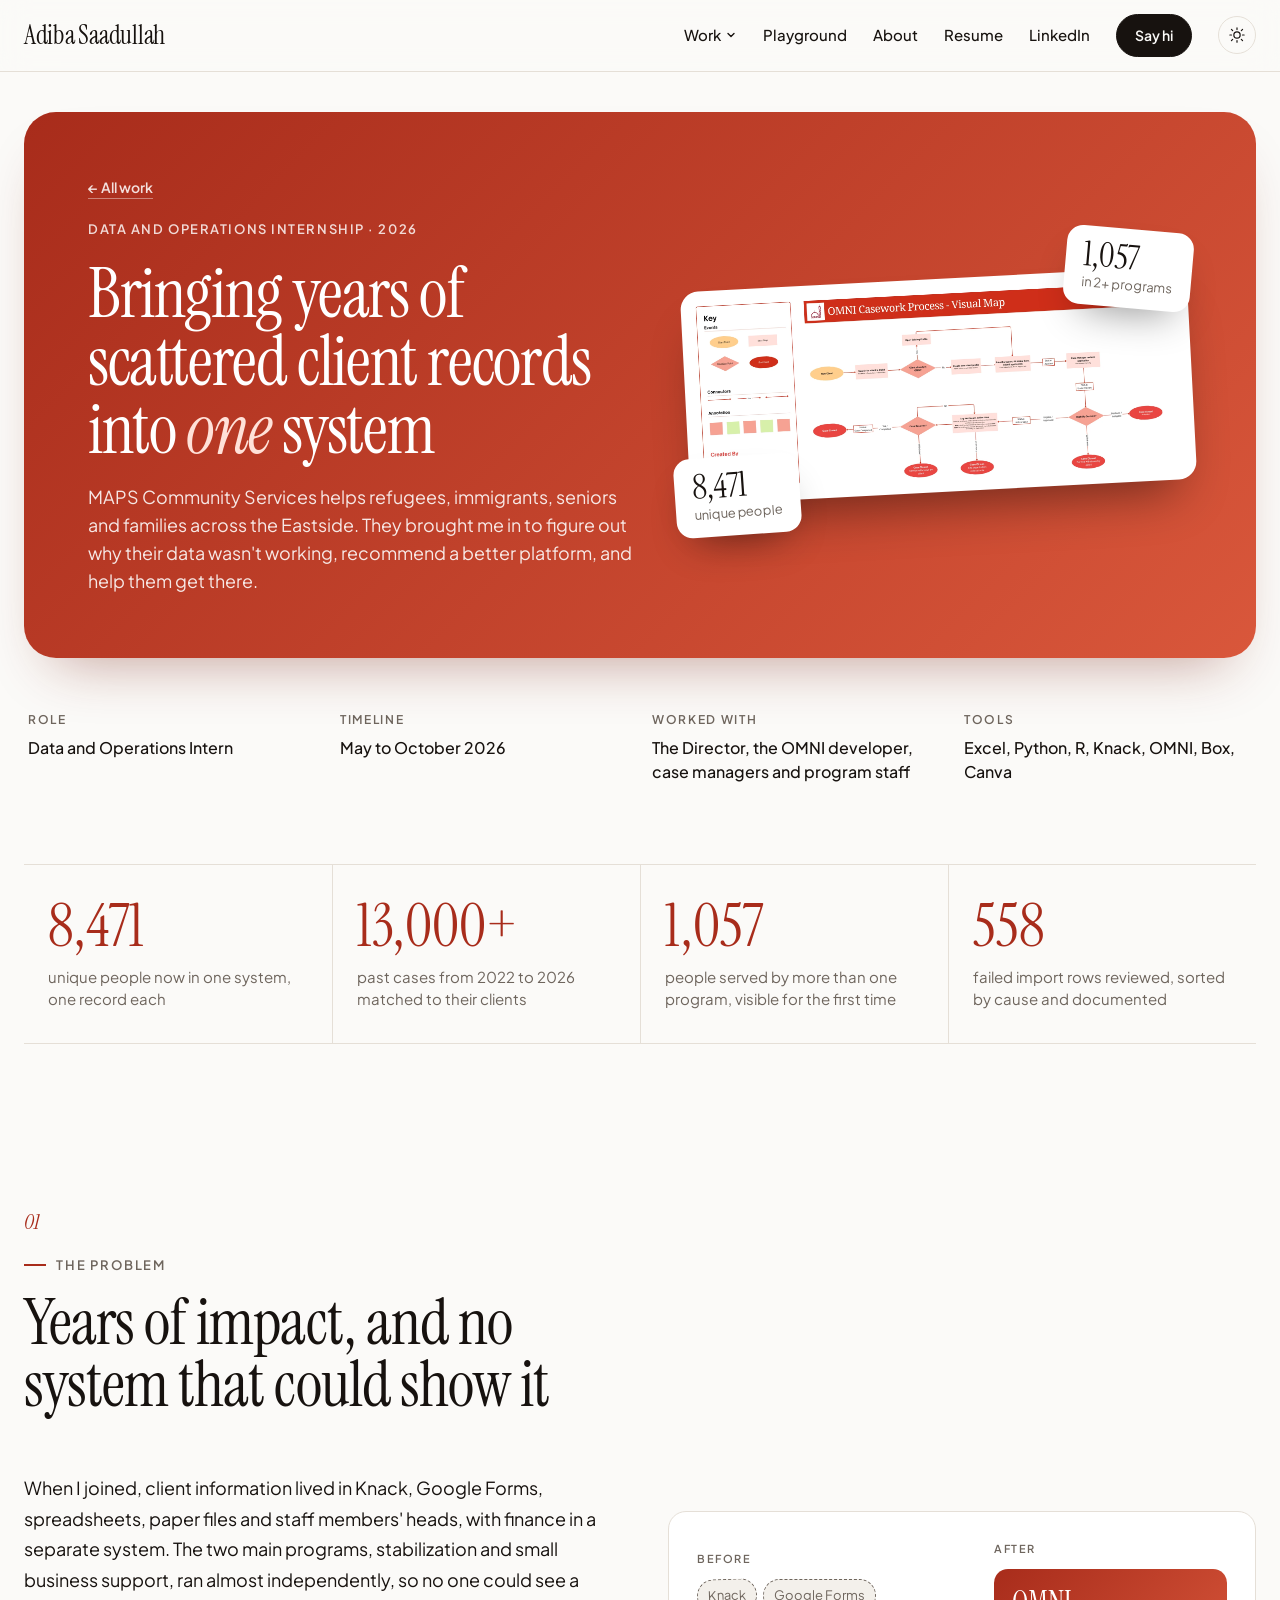
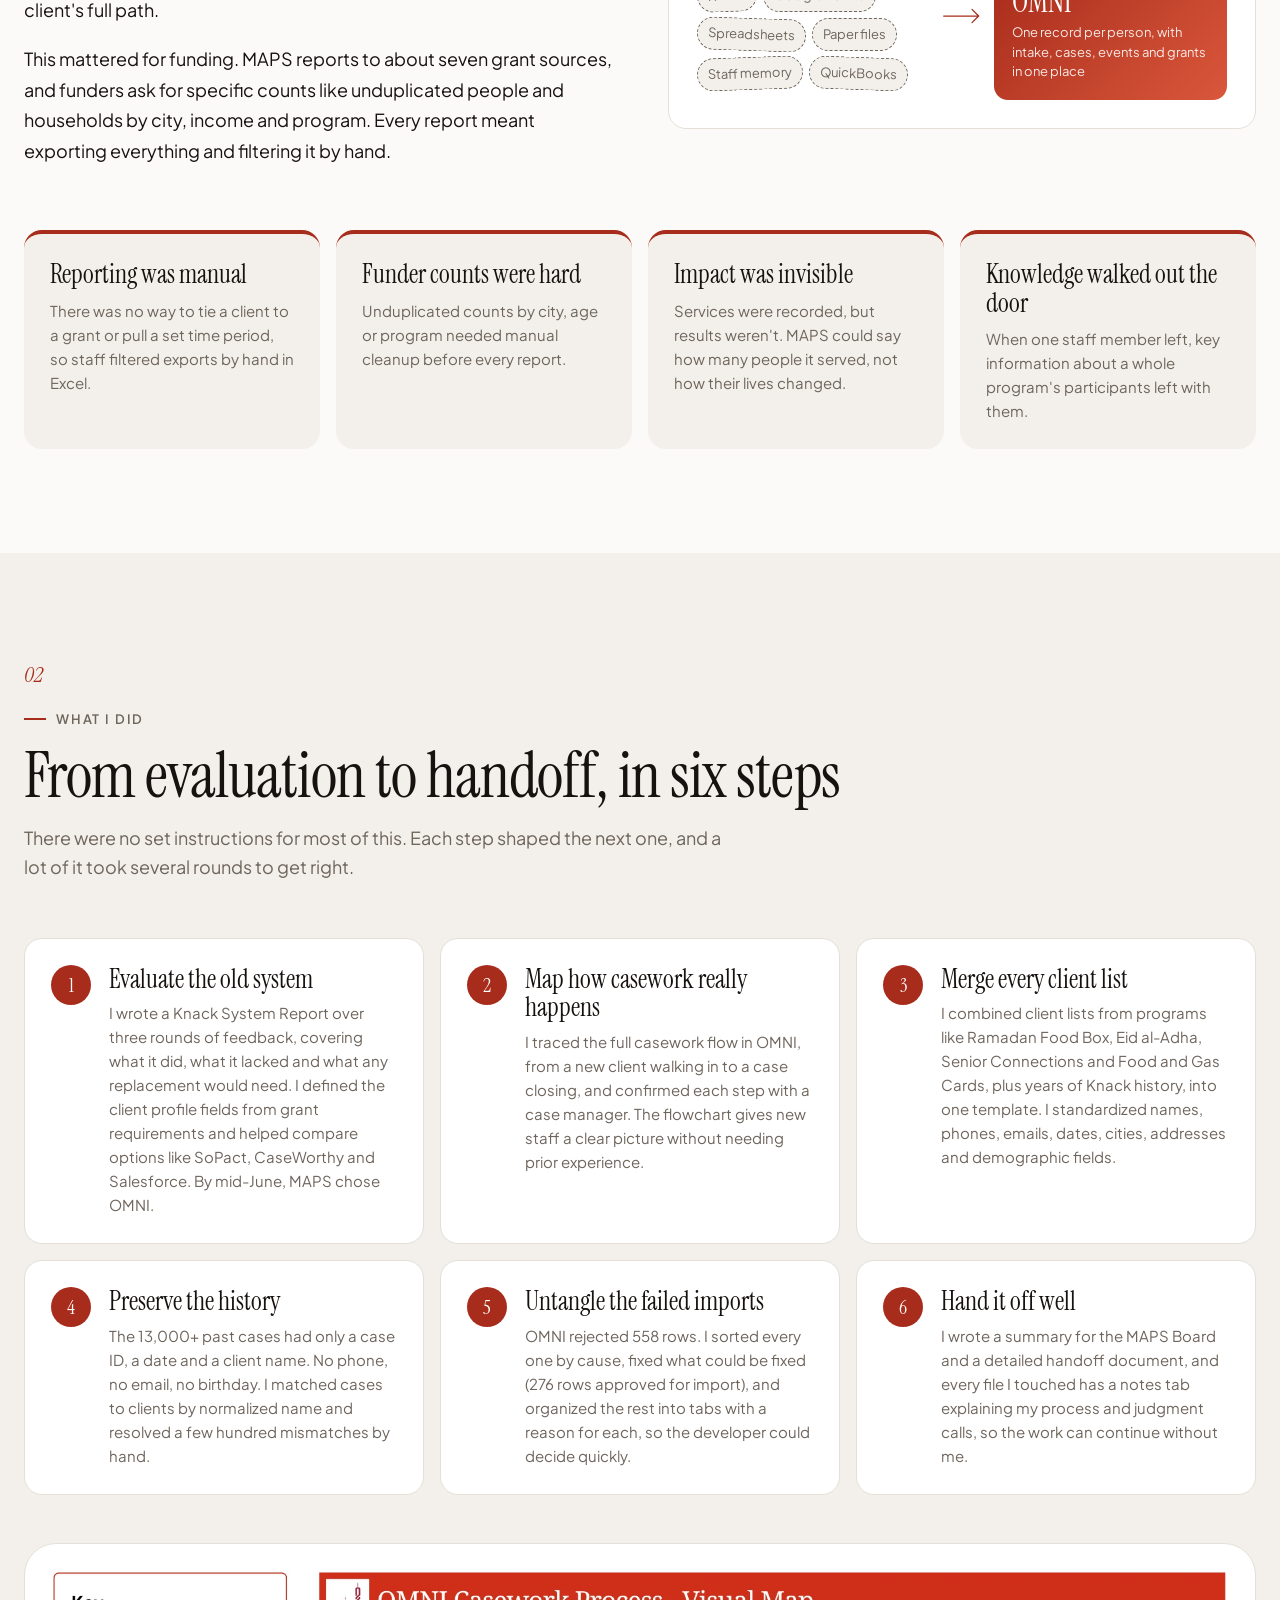
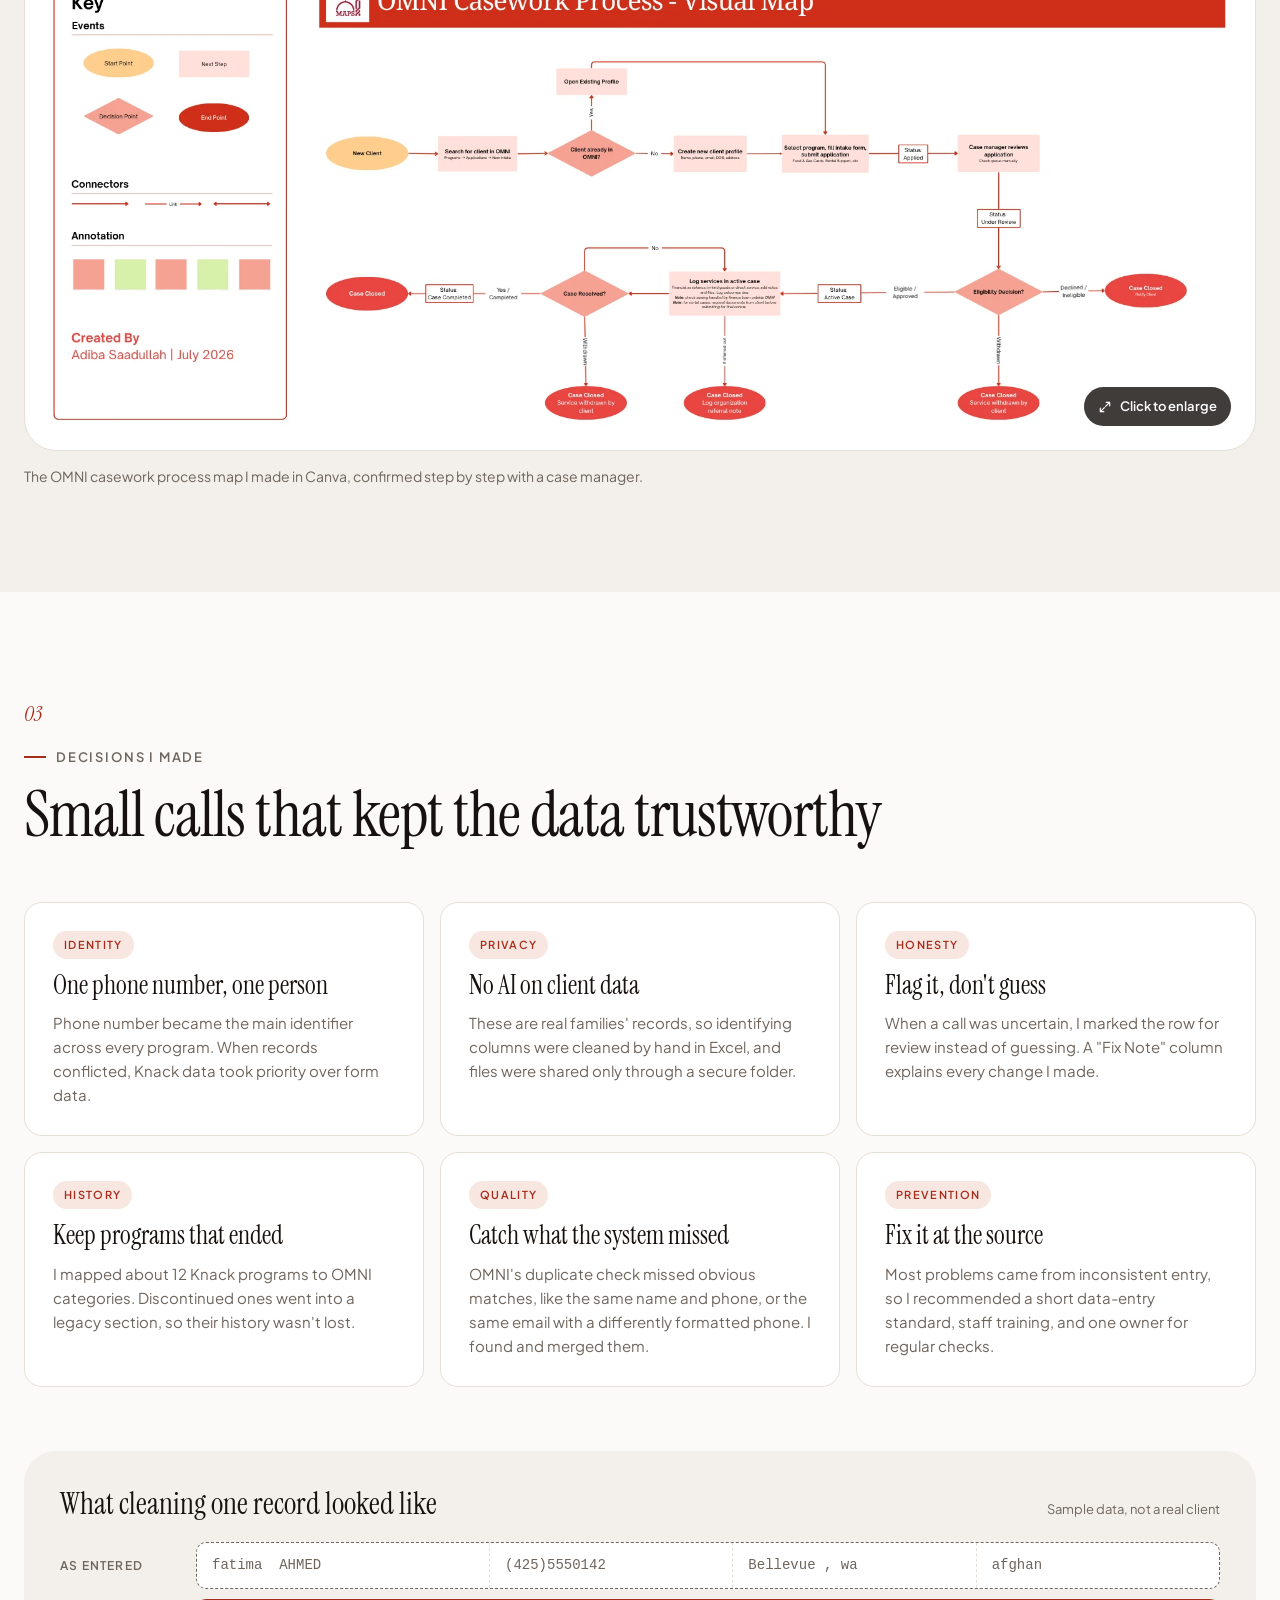
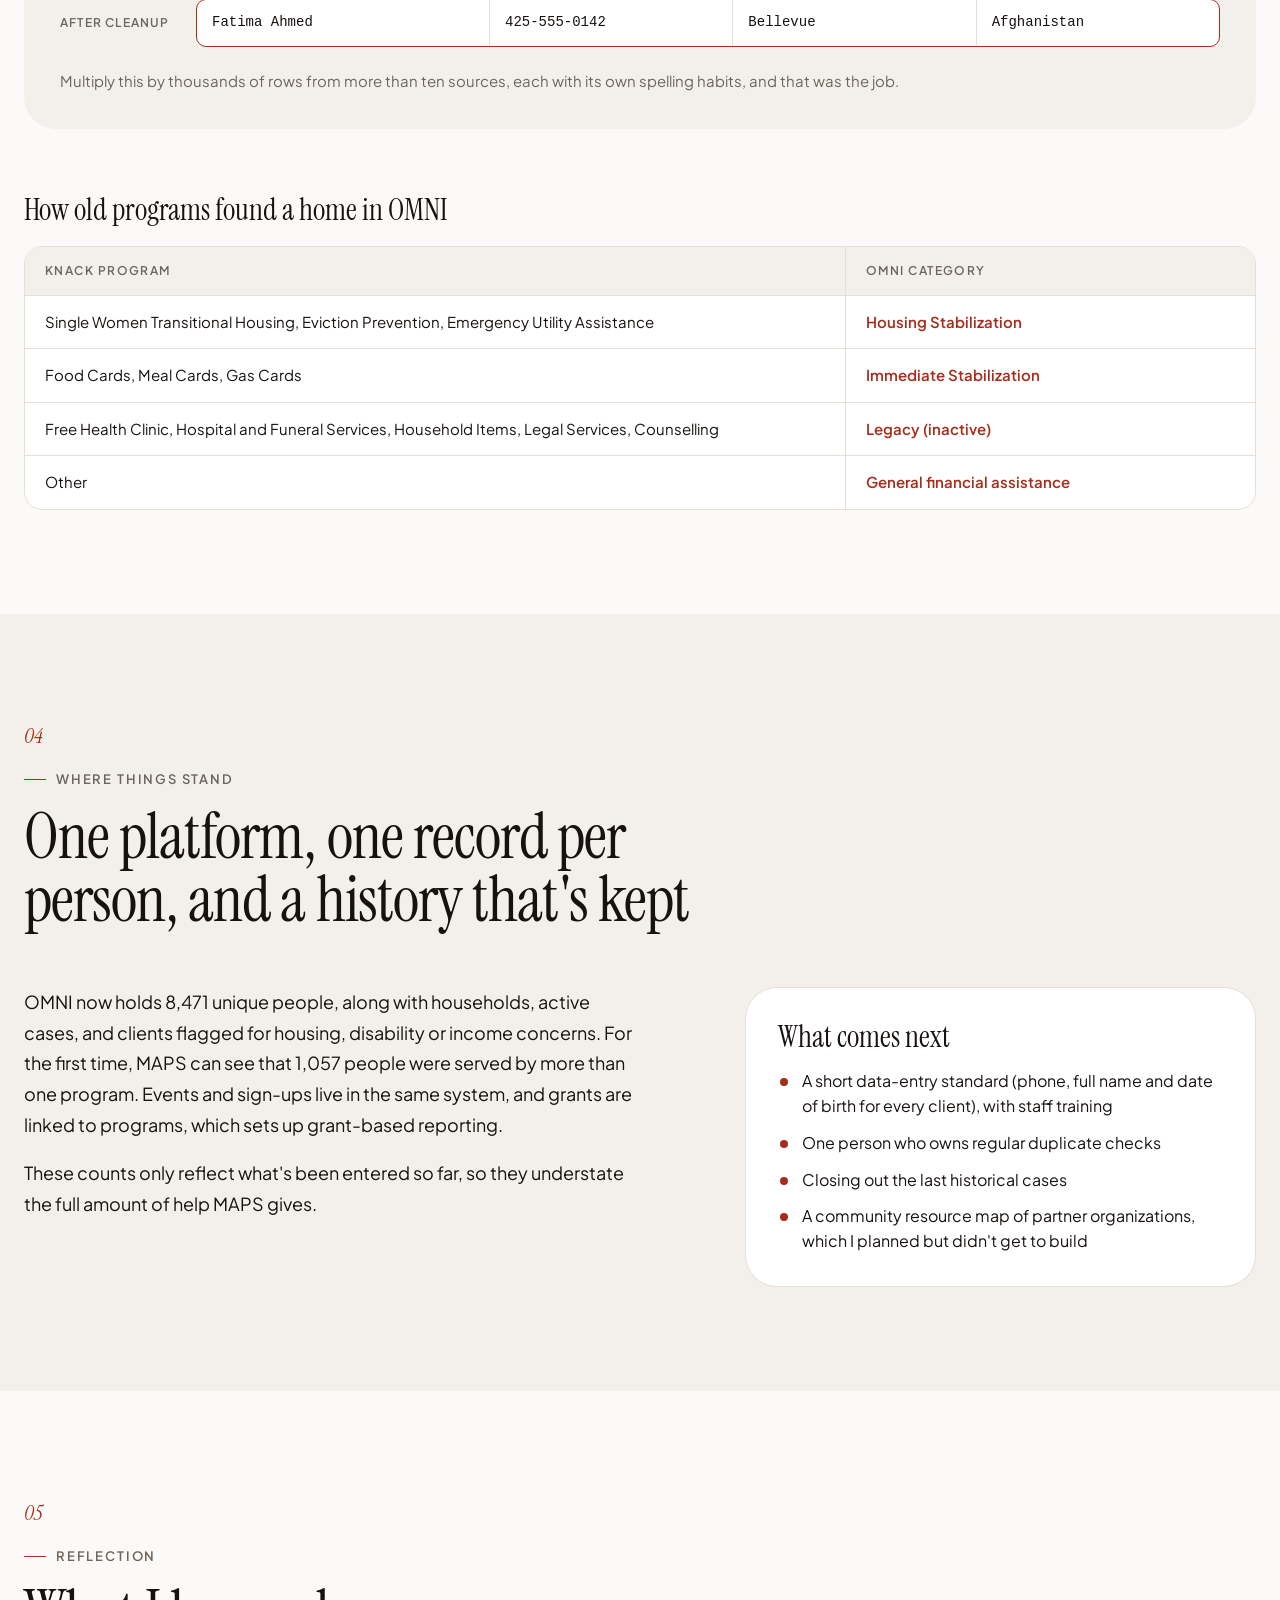
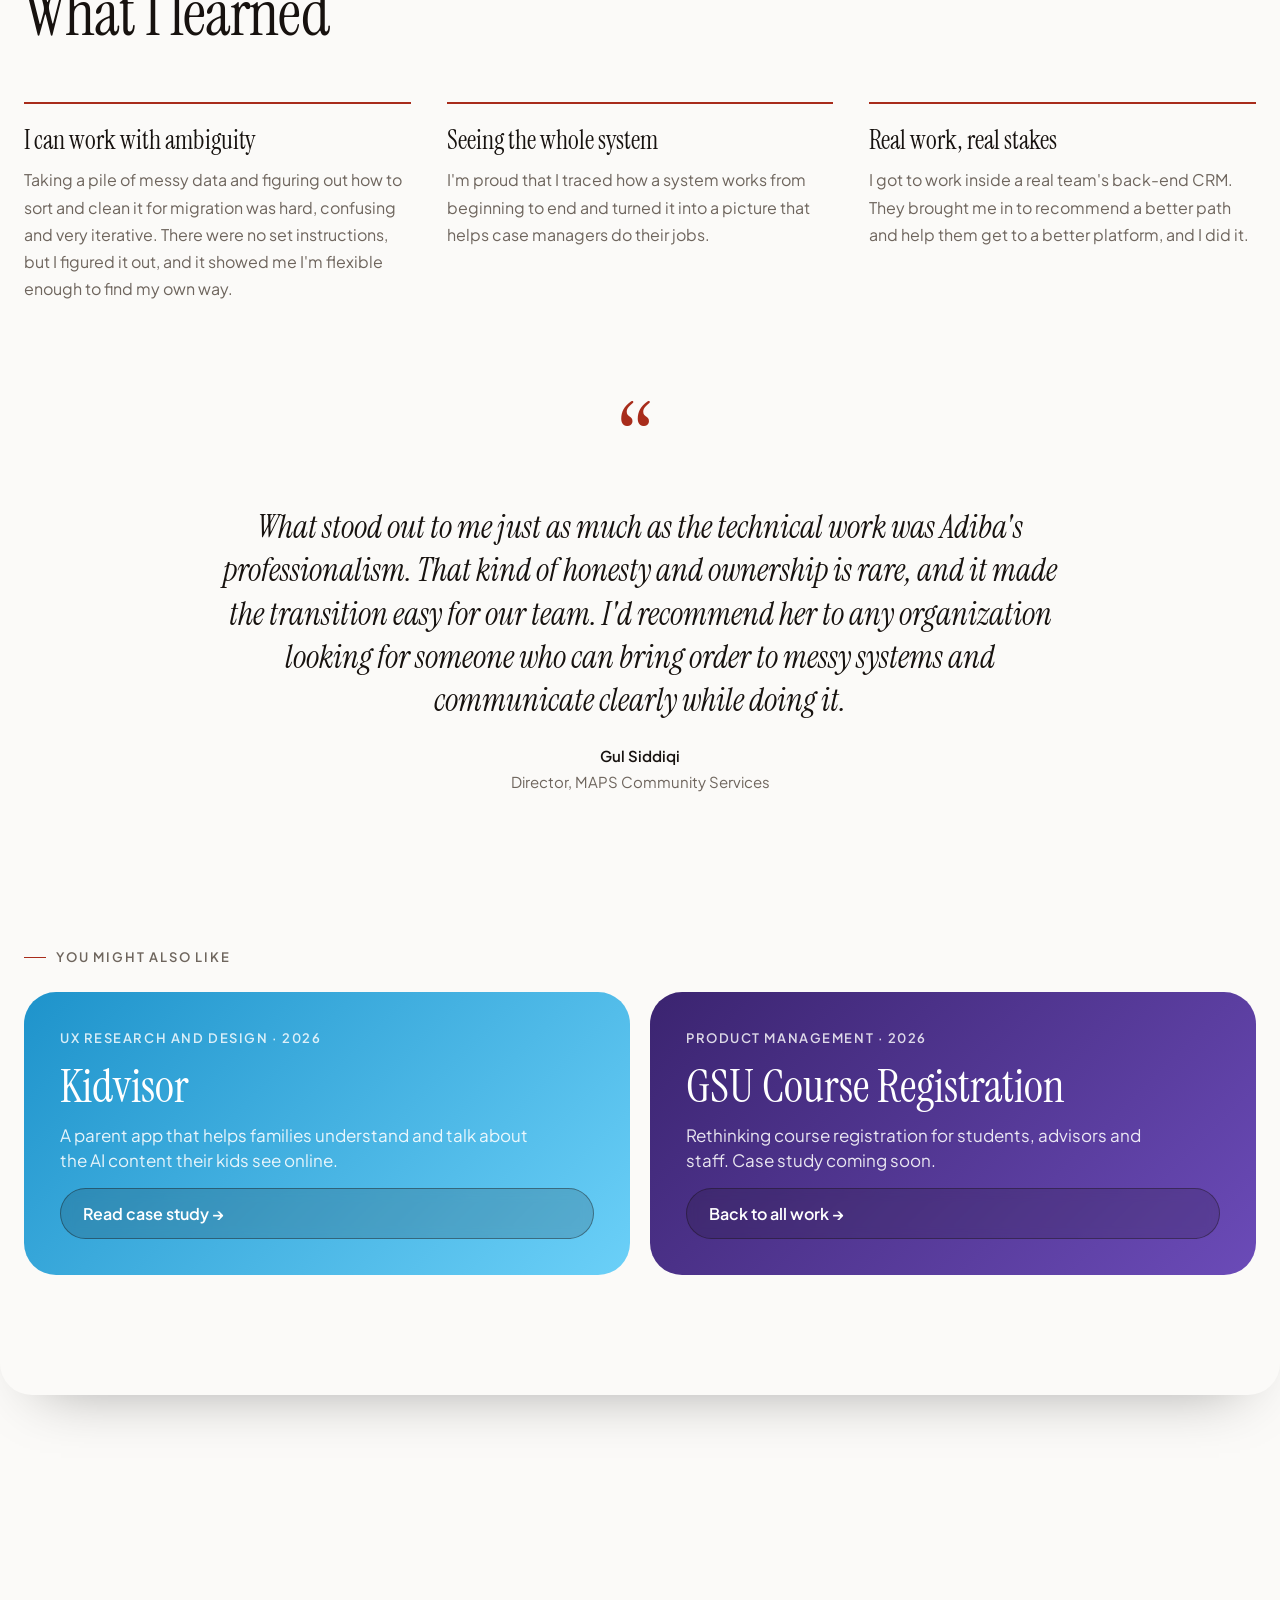
<file: maps/index.html>
<!DOCTYPE html>
<html lang="en">
<head>
  <meta charset="utf-8">
  <meta name="viewport" content="width=device-width, initial-scale=1, viewport-fit=cover">
  <title>MAPS Community Services | Adiba Saadullah</title>
  <meta name="description" content="How I helped MAPS Community Services move years of scattered client records into one system. A data and operations case study by Adiba Saadullah.">
  <link rel="preconnect" href="https://fonts.googleapis.com">
  <link rel="preconnect" href="https://fonts.gstatic.com" crossorigin>
  <link rel="stylesheet" href="https://fonts.googleapis.com/css2?family=Instrument+Serif:ital@0;1&family=Plus+Jakarta+Sans:wght@400;500;600;700&display=swap">
  <link rel="stylesheet" href="../home.css">
  <link rel="stylesheet" href="maps.css">
</head>
<body class="cs-maps">
  <div class="progress" aria-hidden="true"><i></i></div>
  <header class="nav" id="nav">
    <div class="wrap nav-inner">
      <a class="brand" href="../index.html" aria-label="Adiba Saadullah, home">Adiba Saadullah</a>
      <nav aria-label="Main">
        <ul class="nav-links">
          <li class="has-menu">
            <button class="menu-btn" aria-expanded="false" aria-controls="work-menu">Work
              <svg viewBox="0 0 12 12" aria-hidden="true"><path d="M3 4.5l3 3 3-3" fill="none" stroke="currentColor" stroke-width="1.4" stroke-linecap="round" stroke-linejoin="round"/></svg>
            </button>
            <div class="menu" id="work-menu">
              <a href="../kidvisor/index.html"><i style="--c:#2BA8E0"></i><span><b>KidVisor</b><small>UX research and design</small></span></a>
              <a href="index.html" aria-current="page"><i style="--c:#B8321F"></i><span><b>MAPS Community Services</b><small>Data and operations</small></span></a>
              <a href="../index.html#work" class="soon"><i style="--c:#4B2E83"></i><span><b>GSU Course Registration</b><small>Product management · soon</small></span></a>
              <a href="../index.html#work" class="soon"><i style="--c:#E7A3B1"></i><span><b>Reham's Cake Gallery</b><small>Web development · soon</small></span></a>
              <hr>
              <a href="../index.html#research"><i class="ring"></i><span><b>Research</b><small>Questions I'm chasing</small></span></a>
            </div>
          </li>
          <li class="hide-md"><a href="../index.html#play">Playground</a></li>
          <li class="hide-md"><a href="../index.html#about">About</a></li>
          <li class="hide-sm"><a href="../resume.pdf">Resume</a></li>
          <li class="hide-sm"><a href="https://www.linkedin.com/in/adiba-saadullah" target="_blank" rel="noopener" aria-label="LinkedIn">LinkedIn</a></li>
          <li><a class="btn btn-small" href="#contact">Say hi</a></li>
          <li>
            <button class="theme" id="theme" aria-label="Switch to dark mode">
              <svg class="sun" viewBox="0 0 24 24" aria-hidden="true"><circle cx="12" cy="12" r="4.2" fill="none" stroke="currentColor" stroke-width="1.6"/><path d="M12 2.5v2.2M12 19.3v2.2M4.6 4.6l1.6 1.6M17.8 17.8l1.6 1.6M2.5 12h2.2M19.3 12h2.2M4.6 19.4l1.6-1.6M17.8 6.2l1.6-1.6" stroke="currentColor" stroke-width="1.6" stroke-linecap="round"/></svg>
              <svg class="moon" viewBox="0 0 24 24" aria-hidden="true"><path d="M20 14.5A8 8 0 1 1 9.5 4a6.5 6.5 0 0 0 10.5 10.5z" fill="none" stroke="currentColor" stroke-width="1.6" stroke-linejoin="round"/></svg>
            </button>
          </li>
        </ul>
      </nav>
    </div>
  </header>

  <main id="top">

    <!-- ============ HERO ============ -->
    <section class="mhero">
      <div class="wrap">
        <div class="mhero-card">
          <div class="mhero-text">
            <a class="back" href="../index.html#work">← All work</a>
            <span class="pnum">Data and operations internship · 2026</span>
            <h1>Bringing years of scattered client records into <em>one</em> system</h1>
            <p class="mlede">MAPS Community Services helps refugees, immigrants, seniors and families across the Eastside. They brought me in to figure out why their data wasn't working, recommend a better platform, and help them get there.</p>
          </div>
          <div class="mhero-visual" aria-hidden="true">
            <div class="flow-card"><img src="images/omni-flowchart.webp" alt=""></div>
            <div class="stat-pill s1"><b>8,471</b><span>unique people</span></div>
            <div class="stat-pill s2"><b>1,057</b><span>in 2+ programs</span></div>
          </div>
        </div>
        <dl class="meta">
          <div><dt>Role</dt><dd>Data and Operations Intern</dd></div>
          <div><dt>Timeline</dt><dd>May to October 2026</dd></div>
          <div><dt>Worked with</dt><dd>The Director, the OMNI developer, case managers and program staff</dd></div>
          <div><dt>Tools</dt><dd>Excel, Python, R, Knack, OMNI, Box, Canva</dd></div>
        </dl>
      </div>
    </section>

    <!-- ============ STATS ============ -->
    <section class="mstats" aria-label="Results at a glance">
      <div class="wrap mstats-grid">
        <div class="mstat"><b data-count="8471">8,471</b><span>unique people now in one system, one record each</span></div>
        <div class="mstat"><b data-count="13000" data-suffix="+">13,000+</b><span>past cases from 2022 to 2026 matched to their clients</span></div>
        <div class="mstat"><b data-count="1057">1,057</b><span>people served by more than one program, visible for the first time</span></div>
        <div class="mstat"><b data-count="558">558</b><span>failed import rows reviewed, sorted by cause and documented</span></div>
      </div>
    </section>

    <!-- ============ 01 PROBLEM ============ -->
    <section class="msec" id="problem">
      <div class="wrap">
        <div class="mhead"><span class="mnum">01</span><span class="label">The problem</span><h2>Years of impact, and no system that could show it</h2></div>

        <div class="split">
          <div class="prose">
            <p>When I joined, client information lived in Knack, Google Forms, spreadsheets, paper files and staff members' heads, with finance in a separate system. The two main programs, stabilization and small business support, ran almost independently, so no one could see a client's full path.</p>
            <p>This mattered for funding. MAPS reports to about seven grant sources, and funders ask for specific counts like unduplicated people and households by city, income and program. Every report meant exporting everything and filtering it by hand.</p>
          </div>

          <!-- Before / after diagram -->
          <figure class="ba" aria-label="Before: six separate sources. After: one system.">
            <div class="ba-col">
              <small>Before</small>
              <div class="chips">
                <span>Knack</span><span>Google Forms</span><span>Spreadsheets</span>
                <span>Paper files</span><span>Staff memory</span><span>QuickBooks</span>
              </div>
            </div>
            <div class="ba-arrow" aria-hidden="true">
              <svg viewBox="0 0 48 24" fill="none" stroke="currentColor" stroke-width="1.5" stroke-linecap="round" stroke-linejoin="round"><path d="M2 12h42M36 4l8 8-8 8"/></svg>
            </div>
            <div class="ba-col after">
              <small>After</small>
              <div class="one">
                <strong>OMNI</strong>
                <span>One record per person, with intake, cases, events and grants in one place</span>
              </div>
            </div>
          </figure>
        </div>

        <div class="pain-grid">
          <article class="pain"><h3>Reporting was manual</h3><p>There was no way to tie a client to a grant or pull a set time period, so staff filtered exports by hand in Excel.</p></article>
          <article class="pain"><h3>Funder counts were hard</h3><p>Unduplicated counts by city, age or program needed manual cleanup before every report.</p></article>
          <article class="pain"><h3>Impact was invisible</h3><p>Services were recorded, but results weren't. MAPS could say how many people it served, not how their lives changed.</p></article>
          <article class="pain"><h3>Knowledge walked out the door</h3><p>When one staff member left, key information about a whole program's participants left with them.</p></article>
        </div>
      </div>
    </section>

    <!-- ============ 02 PROCESS ============ -->
    <section class="msec band" id="process">
      <div class="wrap">
        <div class="mhead"><span class="mnum">02</span><span class="label">What I did</span><h2>From evaluation to handoff, in six steps</h2><p class="section-sub">There were no set instructions for most of this. Each step shaped the next one, and a lot of it took several rounds to get right.</p></div>

        <ol class="steps">
          <li class="step">
            <span class="step-n">1</span>
            <div>
              <h3>Evaluate the old system</h3>
              <p>I wrote a Knack System Report over three rounds of feedback, covering what it did, what it lacked and what any replacement would need. I defined the client profile fields from grant requirements and helped compare options like SoPact, CaseWorthy and Salesforce. By mid-June, MAPS chose OMNI.</p>
            </div>
          </li>
          <li class="step">
            <span class="step-n">2</span>
            <div>
              <h3>Map how casework really happens</h3>
              <p>I traced the full casework flow in OMNI, from a new client walking in to a case closing, and confirmed each step with a case manager. The flowchart gives new staff a clear picture without needing prior experience.</p>
            </div>
          </li>
          <li class="step">
            <span class="step-n">3</span>
            <div>
              <h3>Merge every client list</h3>
              <p>I combined client lists from programs like Ramadan Food Box, Eid al-Adha, Senior Connections and Food and Gas Cards, plus years of Knack history, into one template. I standardized names, phones, emails, dates, cities, addresses and demographic fields.</p>
            </div>
          </li>
          <li class="step">
            <span class="step-n">4</span>
            <div>
              <h3>Preserve the history</h3>
              <p>The 13,000+ past cases had only a case ID, a date and a client name. No phone, no email, no birthday. I matched cases to clients by normalized name and resolved a few hundred mismatches by hand.</p>
            </div>
          </li>
          <li class="step">
            <span class="step-n">5</span>
            <div>
              <h3>Untangle the failed imports</h3>
              <p>OMNI rejected 558 rows. I sorted every one by cause, fixed what could be fixed (276 rows approved for import), and organized the rest into tabs with a reason for each, so the developer could decide quickly.</p>
            </div>
          </li>
          <li class="step">
            <span class="step-n">6</span>
            <div>
              <h3>Hand it off well</h3>
              <p>I wrote a summary for the MAPS Board and a detailed handoff document, and every file I touched has a notes tab explaining my process and judgment calls, so the work can continue without me.</p>
            </div>
          </li>
        </ol>

        <figure class="flow">
          <button type="button" class="flow-frame" data-zoom="images/omni-flowchart.webp" aria-label="Enlarge the casework process map">
            <img src="images/omni-flowchart.webp" alt="OMNI casework process map: a new client is searched in OMNI, an existing profile is opened or a new one is created, the client applies to a program, a case manager reviews it, and the case is approved, declined or withdrawn, then services are logged until the case closes as completed, withdrawn or referred out." loading="lazy" width="1920" height="760">
            <span class="zoom-hint"><svg viewBox="0 0 24 24" aria-hidden="true"><path d="M14 4h6v6M10 20H4v-6M20 4l-7 7M4 20l7-7" fill="none" stroke="currentColor" stroke-width="2" stroke-linecap="round" stroke-linejoin="round"/></svg>Click to enlarge</span>
          </button>
          <figcaption>The OMNI casework process map I made in Canva, confirmed step by step with a case manager.</figcaption>
        </figure>
      </div>
    </section>

    <!-- ============ 03 DECISIONS ============ -->
    <section class="msec" id="decisions">
      <div class="wrap">
        <div class="mhead"><span class="mnum">03</span><span class="label">Decisions I made</span><h2>Small calls that kept the data trustworthy</h2></div>

        <div class="decision-grid">
          <article class="decision">
            <span class="d-tag">Identity</span>
            <h3>One phone number, one person</h3>
            <p>Phone number became the main identifier across every program. When records conflicted, Knack data took priority over form data.</p>
          </article>
          <article class="decision">
            <span class="d-tag">Privacy</span>
            <h3>No AI on client data</h3>
            <p>These are real families' records, so identifying columns were cleaned by hand in Excel, and files were shared only through a secure folder.</p>
          </article>
          <article class="decision">
            <span class="d-tag">Honesty</span>
            <h3>Flag it, don't guess</h3>
            <p>When a call was uncertain, I marked the row for review instead of guessing. A "Fix Note" column explains every change I made.</p>
          </article>
          <article class="decision">
            <span class="d-tag">History</span>
            <h3>Keep programs that ended</h3>
            <p>I mapped about 12 Knack programs to OMNI categories. Discontinued ones went into a legacy section, so their history wasn't lost.</p>
          </article>
          <article class="decision">
            <span class="d-tag">Quality</span>
            <h3>Catch what the system missed</h3>
            <p>OMNI's duplicate check missed obvious matches, like the same name and phone, or the same email with a differently formatted phone. I found and merged them.</p>
          </article>
          <article class="decision">
            <span class="d-tag">Prevention</span>
            <h3>Fix it at the source</h3>
            <p>Most problems came from inconsistent entry, so I recommended a short data-entry standard, staff training, and one owner for regular checks.</p>
          </article>
        </div>

        <!-- Cleaning example -->
        <div class="clean">
          <div class="clean-head">
            <h3>What cleaning one record looked like</h3>
            <span>Sample data, not a real client</span>
          </div>
          <div class="clean-rows">
            <div class="row before">
              <small>As entered</small>
              <code><span>fatima  AHMED</span><span>(425)5550142</span><span>Bellevue , wa</span><span>afghan</span></code>
            </div>
            <div class="row after">
              <small>After cleanup</small>
              <code><span>Fatima Ahmed</span><span>425-555-0142</span><span>Bellevue</span><span>Afghanistan</span></code>
            </div>
          </div>
          <p class="clean-note">Multiply this by thousands of rows from more than ten sources, each with its own spelling habits, and that was the job.</p>
        </div>

        <div class="mapping">
          <h3>How old programs found a home in OMNI</h3>
          <div class="map-table" role="table" aria-label="Knack programs mapped to OMNI categories">
            <div class="map-row head" role="row"><span role="columnheader">Knack program</span><span role="columnheader">OMNI category</span></div>
            <div class="map-row" role="row"><span role="cell">Single Women Transitional Housing, Eviction Prevention, Emergency Utility Assistance</span><span role="cell">Housing Stabilization</span></div>
            <div class="map-row" role="row"><span role="cell">Food Cards, Meal Cards, Gas Cards</span><span role="cell">Immediate Stabilization</span></div>
            <div class="map-row" role="row"><span role="cell">Free Health Clinic, Hospital and Funeral Services, Household Items, Legal Services, Counselling</span><span role="cell">Legacy (inactive)</span></div>
            <div class="map-row" role="row"><span role="cell">Other</span><span role="cell">General financial assistance</span></div>
          </div>
        </div>
      </div>
    </section>

    <!-- ============ 04 RESULTS ============ -->
    <section class="msec band" id="results">
      <div class="wrap">
        <div class="mhead"><span class="mnum">04</span><span class="label">Where things stand</span><h2>One platform, one record per person, and a history that's kept</h2></div>

        <div class="results">
          <div class="prose">
            <p>OMNI now holds 8,471 unique people, along with households, active cases, and clients flagged for housing, disability or income concerns. For the first time, MAPS can see that 1,057 people were served by more than one program. Events and sign-ups live in the same system, and grants are linked to programs, which sets up grant-based reporting.</p>
            <p>These counts only reflect what's been entered so far, so they understate the full amount of help MAPS gives.</p>
          </div>
          <aside class="next">
            <h3>What comes next</h3>
            <ul>
              <li>A short data-entry standard (phone, full name and date of birth for every client), with staff training</li>
              <li>One person who owns regular duplicate checks</li>
              <li>Closing out the last historical cases</li>
              <li>A community resource map of partner organizations, which I planned but didn't get to build</li>
            </ul>
          </aside>
        </div>
      </div>
    </section>

    <!-- ============ 05 REFLECTION ============ -->
    <section class="msec" id="reflection">
      <div class="wrap">
        <div class="mhead"><span class="mnum">05</span><span class="label">Reflection</span><h2>What I learned</h2></div>

        <div class="learn-grid">
          <article>
            <h3>I can work with ambiguity</h3>
            <p>Taking a pile of messy data and figuring out how to sort and clean it for migration was hard, confusing and very iterative. There were no set instructions, but I figured it out, and it showed me I'm flexible enough to find my own way.</p>
          </article>
          <article>
            <h3>Seeing the whole system</h3>
            <p>I'm proud that I traced how a system works from beginning to end and turned it into a picture that helps case managers do their jobs.</p>
          </article>
          <article>
            <h3>Real work, real stakes</h3>
            <p>I got to work inside a real team's back-end CRM. They brought me in to recommend a better path and help them get to a better platform, and I did it.</p>
          </article>
        </div>

        <!-- Swap in the final LinkedIn wording once Gul posts it -->
        <figure class="quote">
          <blockquote>
            <p>What stood out to me just as much as the technical work was Adiba's professionalism. That kind of honesty and ownership is rare, and it made the transition easy for our team. I'd recommend her to any organization looking for someone who can bring order to messy systems and communicate clearly while doing it.</p>
          </blockquote>
          <figcaption><strong>Gul Siddiqi</strong><span>Director, MAPS Community Services</span></figcaption>
        </figure>
      </div>
    </section>


    <!-- ============ YOU MIGHT ALSO LIKE ============ -->
    <section class="more">
      <div class="wrap">
        <span class="label">You might also like</span>
        <div class="more-grid">
          <a class="more-card" href="../kidvisor/index.html" style="--c:#1E93CB;--c2:#6BD0F8">
            <span class="pnum">UX research and design · 2026</span>
            <h3>Kidvisor</h3>
            <p>A parent app that helps families understand and talk about the AI content their kids see online.</p>
            <span class="pcta">Read case study →</span>
          </a>
          <a class="more-card" href="../index.html#work" style="--c:#3B2470;--c2:#6B4BB8">
            <span class="pnum">Product management · 2026</span>
            <h3>GSU Course Registration</h3>
            <p>Rethinking course registration for students, advisors and staff. Case study coming soon.</p>
            <span class="pcta">Back to all work →</span>
          </a>
        </div>
      </div>
    </section>
  </main>

  <footer class="contact" id="contact">
    <div class="wrap contact-inner">
      <span class="label">Contact</span>
      <h2>Let's make something <em>good</em> together.</h2>
      <div class="email-row">
        <span id="email">adibasaadullah@gmail.com</span>
        <button class="copy" type="button" id="copy">Copy email</button>
      </div>
      <div class="contact-links">
        <a href="https://www.linkedin.com/in/adiba-saadullah" target="_blank" rel="noopener">LinkedIn ↗</a>
        <a href="../resume.pdf">Resume ↗</a>
        <a href="#top">Back to top ↑</a>
      </div>
      <div class="foot">
        <span>© <span id="year">2026</span> Adiba Saadullah</span>
        <span>Client details are kept private. Sample data is made up.</span>
      </div>
    </div>
  </footer>

  <script>
  (function () {
    var root = document.documentElement, themeBtn = document.getElementById('theme');
    function setTheme(t) { root.setAttribute('data-theme', t); themeBtn.setAttribute('aria-label', t === 'dark' ? 'Switch to light mode' : 'Switch to dark mode'); }
    var saved = null; try { saved = localStorage.getItem('as-theme'); } catch (e) {}
    setTheme(saved || (matchMedia('(prefers-color-scheme: dark)').matches ? 'dark' : 'light'));
    themeBtn.addEventListener('click', function () { var t = root.getAttribute('data-theme') === 'dark' ? 'light' : 'dark'; setTheme(t); try { localStorage.setItem('as-theme', t); } catch (e) {} });

    var nav = document.getElementById('nav'), bar = document.querySelector('.progress i');
    function onScroll() {
      nav.classList.toggle('scrolled', scrollY > 8);
      var h = document.documentElement.scrollHeight - innerHeight;
      bar.style.transform = 'scaleX(' + (h > 0 ? scrollY / h : 0) + ')';
    }
    addEventListener('scroll', onScroll, { passive: true }); onScroll();

    var mb = document.querySelector('.menu-btn');
    mb.addEventListener('click', function (e) { e.stopPropagation(); mb.setAttribute('aria-expanded', String(mb.getAttribute('aria-expanded') !== 'true')); });
    document.addEventListener('click', function () { mb.setAttribute('aria-expanded', 'false'); });

    // Click the flowchart to enlarge; click anywhere or press Esc to close
    document.querySelectorAll('[data-zoom]').forEach(function (el) {
      el.addEventListener('click', function () {
        var box = document.createElement('div');
        box.className = 'lightbox';
        box.innerHTML = '<button class="lightbox-close" aria-label="Close">×</button><img src="' + el.dataset.zoom + '" alt="">';
        function close() { box.remove(); document.removeEventListener('keydown', esc); }
        function esc(e) { if (e.key === 'Escape') close(); }
        box.addEventListener('click', close); document.addEventListener('keydown', esc);
        document.body.appendChild(box); box.querySelector('button').focus();
      });
    });

    var copyBtn = document.getElementById('copy');
    copyBtn.addEventListener('click', function () {
      var done = function () { copyBtn.textContent = 'Copied'; setTimeout(function () { copyBtn.textContent = 'Copy email'; }, 1600); };
      if (navigator.clipboard) navigator.clipboard.writeText(document.getElementById('email').textContent).then(done, done); else done();
    });
    document.getElementById('year').textContent = new Date().getFullYear();

    if ('IntersectionObserver' in window && !matchMedia('(prefers-reduced-motion: reduce)').matches) {
      var els = document.querySelectorAll('.mhead, .pain, .step, .decision, .learn-grid article, .flow, .clean, .mapping, .quote, .ba, .more-card, .next');
      els.forEach(function (el) { el.classList.add('reveal'); });
      var io = new IntersectionObserver(function (es) { es.forEach(function (e) { if (e.isIntersecting) { e.target.classList.add('in'); io.unobserve(e.target); } }); }, { rootMargin: '0px 0px -8% 0px' });
      els.forEach(function (el) { io.observe(el); });
      var so = new IntersectionObserver(function (es) {
        es.forEach(function (e) {
          if (!e.isIntersecting) return; so.unobserve(e.target);
          var el = e.target, end = +el.dataset.count, suf = el.dataset.suffix || '', t0 = null;
          function tick(t) { if (!t0) t0 = t; var p = Math.min((t - t0) / 1200, 1); el.textContent = Math.round(end * (1 - Math.pow(1 - p, 3))).toLocaleString('en-US') + (p === 1 ? suf : ''); if (p < 1) requestAnimationFrame(tick); }
          requestAnimationFrame(tick);
        });
      }, { threshold: .6 });
      document.querySelectorAll('.mstat b[data-count]').forEach(function (el) { so.observe(el); });
    }
  })();
  </script>
</body>
</html>
</file>
<file: kidvisor/styles.css>
/* ============================================================
   KidVisor case study site
   Its own brand: the app's sky blue, deep navy and alert colors,
   with a rounded, friendly typeface like the app itself.
   ============================================================ */

:root {
  /* Brand */
  --sky: #5BC8F5;          /* KidVisor blue (backgrounds, logo, decoration) */
  --sky-soft: #A9E1F9;
  --cloud: #F1F9FE;        /* page tint */
  --mist: #DCF0FA;         /* borders and chips */
  --navy: #12465C;         /* text-safe brand navy */
  --navy-deep: #0B2F3E;
  --ink: #12303D;          /* body text */
  --muted: #557381;        /* secondary text (passes on white and cloud) */
  --white: #FFFFFF;

  /* App alert colors (from the prototype) */
  --red: #E5534B;   --red-text: #B42D25;  --red-soft: #FDECEA;
  --amber: #F6B73C; --amber-soft: #FEF4DE;
  --green: #73CF7E; --green-text: #2E7A38; --green-soft: #E9F8EB;

  /* Type */
  --font-display: "Nunito", "Avenir Next", system-ui, sans-serif;
  --font-body: "Nunito Sans", "Avenir Next", system-ui, sans-serif;

  /* Shape */
  --r-sm: 10px;
  --r-md: 18px;
  --r-lg: 28px;
  --shadow: 0 12px 32px rgba(18, 70, 92, .10);
  --shadow-lg: 0 30px 60px rgba(11, 47, 62, .22);
  --ease: cubic-bezier(.22, .61, .36, 1);
}

/* ---------- Base ---------- */
*, *::before, *::after { box-sizing: border-box; }
html { scroll-behavior: smooth; }
body {
  margin: 0;
  background: var(--white);
  color: var(--ink);
  font-family: var(--font-body);
  font-size: 16px;
  line-height: 1.65;
  -webkit-font-smoothing: antialiased;
}
img { max-width: 100%; display: block; }
a { color: inherit; }
h1, h2, h3, h4 { font-family: var(--font-display); color: var(--navy); margin: 0; text-wrap: balance; letter-spacing: -0.01em; }
p { margin: 0; }
:focus-visible { outline: 3px solid var(--sky); outline-offset: 3px; border-radius: 6px; }
.muted { color: var(--muted); }

.wrap {
  max-width: 1184px;
  margin: 0 auto;
  padding-left: max(24px, env(safe-area-inset-left, 0px));
  padding-right: max(24px, env(safe-area-inset-right, 0px));
}

/* ---------- Logo ---------- */
.logo {
  font-family: var(--font-display);
  font-weight: 800;
  font-size: 26px;
  line-height: 1;
  color: var(--sky);
  letter-spacing: -0.01em;
  display: inline-flex;
  align-items: baseline;
}
.logo-img { height: 30px; width: auto; }
.logo-lg { font-size: 44px; color: var(--white); }
.logo-link { text-decoration: none; }

/* ---------- Buttons and links ---------- */
.btn {
  display: inline-flex;
  align-items: center;
  gap: 8px;
  font: 800 15px/1 var(--font-display);
  padding: 15px 24px;
  border-radius: 999px;
  text-decoration: none;
  border: 2px solid transparent;
  transition: transform .25s var(--ease), background-color .25s var(--ease), box-shadow .25s var(--ease);
}
.btn:hover { transform: translateY(-2px); }
.btn-white { background: var(--white); color: var(--navy); box-shadow: 0 8px 20px rgba(11, 47, 62, .15); }
.btn-ghost { color: var(--navy-deep); border-color: var(--navy-deep); }
.btn-ghost:hover { background: rgba(11, 47, 62, .1); }
.link {
  color: var(--navy);
  font-weight: 700;
  text-decoration: underline;
  text-decoration-color: var(--sky);
  text-decoration-thickness: 2px;
  text-underline-offset: 4px;
}
.link:hover { text-decoration-color: var(--navy); }

.arrow {
  width: 44px; height: 44px;
  border-radius: 50%;
  border: 2px solid var(--mist);
  background: var(--white);
  color: var(--navy);
  display: grid; place-items: center;
  cursor: pointer;
  transition: border-color .2s var(--ease), background-color .2s var(--ease);
}
.arrow:hover { border-color: var(--sky); background: var(--cloud); }
.arrow svg { width: 18px; height: 18px; }
.counter { font: 700 14px/1 var(--font-display); color: var(--muted); font-variant-numeric: tabular-nums; }

/* ---------- Header ---------- */
body::before {
  content: ""; position: fixed; inset: 0 0 auto; z-index: 10;
  height: env(safe-area-inset-top, 0px); background: var(--white);
}
.nav {
  position: sticky;
  top: env(safe-area-inset-top, 0px);
  z-index: 9;
  background: rgba(255, 255, 255, .94);
  backdrop-filter: blur(10px);
  border-bottom: 1px solid transparent;
  transition: border-color .3s var(--ease);
}
.nav { border-bottom-color: var(--mist); }
.nav.scrolled { box-shadow: 0 6px 20px rgba(18, 70, 92, .06); }
.nav-inner { height: 64px; display: flex; align-items: center; justify-content: space-between; gap: 16px; }
.portfolio-link {
  font: 700 14px/1 var(--font-display);
  color: var(--navy);
  text-decoration: none;
  padding: 10px 16px;
  border-radius: 999px;
  background: var(--cloud);
  transition: background-color .2s var(--ease);
  white-space: nowrap;
}
.portfolio-link:hover { background: var(--mist); }

/* ---------- Hero ---------- */
.kv-hero {
  position: relative;
  background:
    radial-gradient(circle at 85% 15%, rgba(255, 255, 255, .3), transparent 42%),
    linear-gradient(115deg, #1E93CB 0%, #34ADE3 45%, #6BD0F8 100%);
  color: var(--white);
  padding-block: 72px 0;
  overflow: hidden;
}
.kv-hero-grid {
  display: grid;
  grid-template-columns: 1.05fr 1fr;
  gap: 48px;
  align-items: end;
}
.kv-hero-text { display: flex; flex-direction: column; gap: 24px; padding-bottom: 120px; min-width: 0; }
.byline {
  align-self: flex-start;
  font: 800 13px/1 var(--font-display);
  letter-spacing: .02em;
  padding: 9px 14px;
  border-radius: 999px;
  background: var(--navy-deep);
  color: var(--white);
}
.kv-hero h1 {
  color: var(--white);
  font-weight: 900;
  font-size: clamp(40px, 5vw, 62px);
  line-height: 1.02;
  letter-spacing: -0.025em;
}
.kv-hero h1 span { color: var(--navy-deep); }
.kv-sub { font-size: 19px; line-height: 31px; max-width: 31em; color: var(--navy-deep); font-weight: 600; }
.kv-actions { display: flex; flex-wrap: wrap; gap: 12px; }

.kv-stage { position: relative; height: 520px; max-width: 100%; }
.kv-stage img {
  position: absolute;
  width: 40%;
  bottom: -60px;
  filter: drop-shadow(0 24px 40px rgba(11, 47, 62, .35));
  transition: transform .6s var(--ease);
}
.kv-stage .p1 { left: 2%; transform: rotate(-8deg); bottom: -90px; }
.kv-stage .p2 { left: 29%; width: 42%; z-index: 2; bottom: -20px; }
.kv-stage .p3 { right: 2%; transform: rotate(8deg); bottom: -90px; }
.kv-stage:hover .p1 { transform: rotate(-10deg) translate(-12px, -10px); }
.kv-stage:hover .p2 { transform: translateY(-10px); }
.kv-stage:hover .p3 { transform: rotate(10deg) translate(12px, -10px); }
.hero-wave { position: absolute; left: 0; right: 0; bottom: -1px; width: 100%; height: 70px; color: var(--white); z-index: 3; }

.facts-band { padding-block: 24px 40px; }
.facts-row { display: grid; grid-template-columns: repeat(4, 1fr); gap: 16px; margin: 0; }
.facts-row div { background: var(--cloud); border-radius: var(--r-md); padding: 18px 20px; display: grid; gap: 6px; align-content: start; min-width: 0; }
.facts-row dt { font: 800 13px/1 var(--font-display); letter-spacing: .08em; text-transform: uppercase; color: #1F86B8; }
.facts-row dd { margin: 0; font-size: 17px; line-height: 26px; font-weight: 600; color: var(--navy-deep); }
.facts-row dd .muted { font-weight: 400; font-size: 15px; }
.facts-row div { padding: 22px 24px !important; }

/* ---------- Chapter links in the top nav ---------- */
.chapters { min-width: 0; flex: 1; display: flex; justify-content: center; }
.chapters ol { list-style: none; margin: 0; padding: 4px 0; display: flex; gap: 4px; overflow-x: auto; scrollbar-width: none; }
.chapters ol::-webkit-scrollbar { display: none; }
.chapters a {
  display: inline-flex; align-items: center;
  white-space: nowrap;
  font: 700 14px/1 var(--font-display);
  color: var(--navy);
  text-decoration: none;
  padding: 10px 14px;
  border-radius: 999px;
  transition: background-color .2s var(--ease), color .2s var(--ease);
}
.chapters a:hover, .chapters a.active { background: var(--sky); color: var(--white); }
.chapters a.active { background: #1F86B8; }

/* ---------- Sections ---------- */
.cs-section { padding-block: 104px; scroll-margin-top: 120px; }
.cs-section.tint { background: var(--cloud); }
.cs-section.ice { background: linear-gradient(180deg, var(--cloud), var(--white)); }
.cs-head { display: grid; gap: 16px; max-width: 780px; margin-bottom: 48px; }
.cs-head h2 { font-weight: 900; font-size: clamp(34px, 4.4vw, 52px); line-height: 1.08; letter-spacing: -0.02em; }
.cs-head p { font-size: 18px; line-height: 30px; }
.chapter-num {
  justify-self: start;
  display: inline-flex; align-items: center; gap: 8px;
  font: 800 12px/1 var(--font-display);
  letter-spacing: .1em; text-transform: uppercase;
  color: var(--navy);
}
.cs-head .chapter-num { background: var(--mist); padding: 8px 12px; border-radius: 999px; }
.sub-head { font-weight: 800; font-size: 26px; margin-bottom: 22px; }
* + .block { margin-top: 80px; }
.cs-head + .block { margin-top: 0; }
.note { font-size: 13px; color: var(--muted); margin-top: 14px; }

.panel {
  background: var(--white);
  border: 1.5px solid var(--mist);
  border-radius: var(--r-lg);
  padding: 28px;
  min-width: 0;
  box-shadow: 0 2px 0 var(--mist);
}
.grid-2 { display: grid; grid-template-columns: repeat(2, 1fr); gap: 20px; }
.grid-3 { display: grid; grid-template-columns: repeat(3, 1fr); gap: 20px; }

/* At a glance: colored like the app's alert cards */
.glance { display: grid; grid-template-columns: repeat(4, 1fr); gap: 16px; }
.glance .panel { display: grid; gap: 12px; align-content: start; border-top: 6px solid var(--sky); }
.glance .panel:nth-child(1) { border-top-color: var(--red); }
.glance .panel:nth-child(2) { border-top-color: var(--amber); }
.glance .panel:nth-child(4) { border-top-color: var(--green); }
.glance h3 { font-size: 22px; font-weight: 800; }
.glance p { font-size: 15px; line-height: 24px; color: var(--muted); }
.glance .panel.mine { background: var(--navy); border-color: var(--navy); border-top-color: var(--sky); }
.glance .panel.mine h3, .glance .panel.mine p { color: var(--white); }
.glance .panel.mine .chapter-num { color: var(--sky); }

/* ---------- 01 Problem ---------- */
.funnel { margin: 0; padding: 0; display: grid; gap: 10px; justify-items: center; }
.funnel li {
  list-style: none;
  width: var(--w); max-width: 100%;
  display: grid; grid-template-columns: 150px 1fr; gap: 20px; align-items: center;
  padding: 18px 24px;
  border-radius: var(--r-md);
  background: color-mix(in srgb, var(--sky) var(--mix), var(--white));
}
.funnel b { font: 800 12px/1.3 var(--font-display); letter-spacing: .08em; text-transform: uppercase; color: var(--navy); }
.funnel span { font-size: 15px; line-height: 24px; }
.funnel li:last-child { background: var(--navy); }
.funnel li:last-child b { color: var(--sky); }
.funnel li:last-child span { color: var(--white); }

.hmw {
  position: relative;
  margin: 0;
  padding: 52px clamp(24px, 6vw, 80px);
  border-radius: var(--r-lg);
  background: var(--cloud);
  font-family: var(--font-display);
  font-weight: 800;
  font-size: clamp(24px, 3.2vw, 38px);
  line-height: 1.3;
  color: var(--navy);
  text-wrap: balance;
}
.hmw .label { display: block; font: 800 12px/1 var(--font-display); letter-spacing: .1em; text-transform: uppercase; color: var(--muted); margin-bottom: 20px; }
.hmw em { font-style: normal; color: var(--red-text); }
.hmw strong { font-weight: 800; color: #1F86B8; }
.hmw strong + * , .hmw { }

.callout {
  display: grid; grid-template-columns: auto 1fr; gap: 20px; align-items: start;
  padding: 24px 28px;
  border-radius: var(--r-lg);
  background: var(--amber-soft);
}
.callout .tagline { font: 800 12px/1.4 var(--font-display); letter-spacing: .08em; text-transform: uppercase; color: #8A5A00; white-space: nowrap; padding-top: 4px; }

/* ---------- 02 Research ---------- */
.methods { display: grid; grid-template-columns: repeat(5, 1fr); gap: 16px; }
.method { padding: 22px; border-radius: var(--r-md); background: var(--white); border: 1.5px solid var(--mist); display: grid; gap: 4px; }
.method b { font: 900 46px/1 var(--font-display); color: var(--sky); }
.method span { font-size: 14px; line-height: 20px; color: var(--muted); font-weight: 600; }

.stats { display: grid; grid-template-columns: repeat(4, 1fr); gap: 16px; }
.stat { padding: 24px; border-radius: var(--r-md); background: var(--navy); color: var(--white); display: grid; gap: 10px; align-content: start; }
.stat b { font: 900 38px/1 var(--font-display); color: var(--sky); }
.stat p { font-size: 15px; line-height: 23px; }

.voices { display: grid; grid-template-columns: repeat(2, 1fr); gap: 20px; }
.voice { display: flex; flex-direction: column; gap: 14px; }
.voice .who { font-size: 13px; font-weight: 700; color: var(--muted); display: flex; justify-content: space-between; gap: 12px; flex-wrap: wrap; }
.voice blockquote { margin: 0; font: 800 23px/1.3 var(--font-display); color: var(--navy); }
.voice .insight { font-size: 15px; line-height: 24px; }
.voice .insight b { color: var(--navy); }
details.more { border-top: 1.5px solid var(--mist); padding-top: 12px; margin-top: auto; }
details.more summary {
  cursor: pointer; list-style: none;
  font: 800 14px/1 var(--font-display); color: var(--navy);
  display: inline-flex; align-items: center; gap: 6px;
}
details.more summary::-webkit-details-marker { display: none; }
details.more summary::after { content: "+"; font-size: 18px; transition: transform .25s var(--ease); }
details.more[open] summary::after { transform: rotate(45deg); }
details.more ul { margin: 12px 0 0; padding-left: 18px; display: grid; gap: 6px; font-size: 15px; line-height: 24px; color: var(--muted); }

.tabs { display: flex; flex-wrap: wrap; gap: 8px; margin-bottom: 20px; }
.tab {
  font: 800 14px/1 var(--font-display);
  padding: 11px 18px;
  border-radius: 999px;
  border: 1.5px solid var(--mist);
  background: var(--white);
  color: var(--navy);
  cursor: pointer;
  transition: all .2s var(--ease);
}
.tab:hover { background: var(--sky); border-color: var(--sky); color: var(--white); }
.tab[aria-selected="true"] { background: var(--sky); border-color: var(--sky); color: var(--white); }
.tab-panel { animation: fadeIn .35s var(--ease); }
@keyframes fadeIn { from { opacity: .4; transform: translateY(6px); } to { opacity: 1; transform: none; } }

.empathy { display: grid; grid-template-columns: 1fr 1fr; gap: 28px; align-items: start; }
.empathy ul { margin: 0; padding: 0; list-style: none; display: grid; gap: 10px; }
.empathy li { padding: 12px 16px; border-radius: var(--r-sm); background: var(--cloud); font-size: 15px; line-height: 23px; }
.empathy .lead { font: 700 20px/1.45 var(--font-display); color: var(--navy); }

.comp { display: flex; flex-direction: column; gap: 14px; }
.comp h3 { font-size: 24px; font-weight: 900; }
.comp .kind { font-size: 13px; color: var(--muted); font-weight: 600; }
.comp dl { margin: 0; display: grid; gap: 12px; }
.comp dt { display: inline-block; font: 800 11px/1 var(--font-display); letter-spacing: .08em; text-transform: uppercase; padding: 6px 10px; border-radius: 999px; }
.comp dt.good { background: var(--green-soft); color: var(--green-text); }
.comp dt.gap { background: var(--red-soft); color: var(--red-text); }
.comp dd { margin: 8px 0 0; font-size: 15px; line-height: 24px; }
.opportunity { margin-top: 20px; padding: 24px 28px; border-radius: var(--r-lg); background: var(--navy); color: var(--white); font-size: 18px; line-height: 29px; }
.opportunity b { color: var(--sky); }

.insights { display: grid; gap: 16px; }
.insight-row {
  display: grid; grid-template-columns: 56px 1fr 1fr; gap: 24px; align-items: start;
  padding: 24px 28px;
  border-radius: var(--r-lg);
  background: var(--white);
  border: 1.5px solid var(--mist);
}
.insight-row .n {
  width: 44px; height: 44px; border-radius: 50%;
  display: grid; place-items: center;
  background: var(--sky); color: var(--white);
  font: 900 20px/1 var(--font-display);
}
.insight-row h3 { font-size: 20px; font-weight: 800; margin-bottom: 6px; }
.insight-row p { font-size: 15px; line-height: 24px; color: var(--muted); }
.insight-row .so { background: var(--green-soft); border-radius: var(--r-md); padding: 16px 18px; }
.insight-row .so b { display: block; font: 800 11px/1 var(--font-display); letter-spacing: .08em; text-transform: uppercase; color: var(--green-text); margin-bottom: 8px; }
.insight-row .so p { color: var(--ink); }

.expert { display: grid; grid-template-columns: 1fr 1.3fr; gap: 32px; align-items: start; }
.expert ul { margin: 0; padding-left: 18px; display: grid; gap: 10px; font-size: 15px; line-height: 24px; }
.expert ul b { color: var(--navy); }

/* ---------- 03 Define ---------- */
.persona { display: grid; grid-template-columns: auto 1fr; gap: 24px; align-items: start; }
.avatar {
  width: 72px; height: 72px; border-radius: 50%;
  background: var(--sky); color: var(--white);
  display: grid; place-items: center;
  font: 900 30px/1 var(--font-display);
  box-shadow: 0 0 0 6px var(--mist);
}
.persona h3 { font-size: 24px; font-weight: 900; }
.persona .meta { font-size: 14px; color: var(--muted); font-weight: 600; margin: 4px 0 14px; }
.persona p { font-size: 15px; line-height: 24px; }
.chips { display: flex; flex-wrap: wrap; gap: 8px; }
.chip { font: 700 13px/1 var(--font-display); padding: 9px 13px; border-radius: 999px; background: var(--sky); color: var(--white); }
.chip.soft { background: var(--cloud); color: var(--muted); }
.priority { display: grid; gap: 20px; }
.priority h4 { font: 800 12px/1 var(--font-display); letter-spacing: .08em; text-transform: uppercase; color: var(--muted); margin: 0 0 10px; }

figure { margin: 0; }
.figure img { width: 100%; border-radius: var(--r-md); border: 1.5px solid var(--mist); background: var(--white); }
.figure figcaption { font-size: 14px; line-height: 22px; color: var(--muted); margin-top: 12px; }
.figure figcaption b { color: var(--navy); }
.zoomable { cursor: zoom-in; transition: transform .3s var(--ease), box-shadow .3s var(--ease); }
.zoomable:hover { transform: translateY(-3px); box-shadow: var(--shadow); }

.lofi-grid { display: grid; grid-template-columns: 1.1fr 1fr; gap: 28px; align-items: start; }
.flow { display: flex; flex-wrap: wrap; gap: 8px; align-items: center; margin-top: 20px; }
.flow span { font: 700 14px/1 var(--font-display); padding: 10px 14px; border-radius: 999px; background: var(--cloud); color: var(--navy); }
.flow i { font-style: normal; color: var(--sky); font-weight: 800; }

/* ---------- 04 Testing ---------- */
.task-list { margin: 0; padding: 0; list-style: none; display: grid; gap: 14px; counter-reset: task; }
.task-list li { display: grid; grid-template-columns: 36px 1fr; gap: 14px; align-items: start; font-size: 15px; line-height: 24px; }
.task-list li::before {
  counter-increment: task; content: counter(task);
  width: 32px; height: 32px; border-radius: 50%;
  display: grid; place-items: center;
  background: var(--sky); color: var(--white);
  font: 900 14px/1 var(--font-display);
}
.task-list b { display: block; color: var(--navy); }

.round { display: grid; grid-template-columns: .9fr 1.1fr; gap: 28px; align-items: start; }
.round img { width: 100%; border-radius: var(--r-md); }
.worked, .issues { margin: 0; padding: 0; list-style: none; display: grid; gap: 8px; }
.worked li, .issues li { padding-left: 30px; position: relative; font-size: 15px; line-height: 24px; }
.worked li::before, .issues li::before {
  position: absolute; left: 0; top: 2px;
  width: 20px; height: 20px; border-radius: 50%;
  display: grid; place-items: center;
  font: 900 12px/1 var(--font-display);
}
.worked li::before { content: "✓"; background: var(--green-soft); color: var(--green-text); }
.issues li::before { content: "!"; background: var(--red-soft); color: var(--red-text); }
.round h4 { font: 800 12px/1 var(--font-display); letter-spacing: .08em; text-transform: uppercase; color: var(--muted); margin: 0 0 12px; }
.round h4 + ul { margin-bottom: 24px; }

.table-wrap { overflow-x: auto; border-radius: var(--r-lg); border: 1.5px solid var(--mist); background: var(--white); }
.changes { width: 100%; border-collapse: collapse; font-size: 15px; line-height: 24px; }
.changes th { text-align: left; font: 800 12px/1.4 var(--font-display); letter-spacing: .08em; text-transform: uppercase; color: var(--navy); padding: 16px 22px; background: var(--mist); }
.changes td { padding: 18px 22px; border-top: 1.5px solid var(--mist); vertical-align: top; min-width: 200px; }
.changes td:first-child { color: var(--red-text); font-weight: 600; }
.changes td:nth-child(2) { color: var(--green-text); font-weight: 700; }
.changes td:last-child { color: var(--muted); }

.heuristics { display: grid; grid-template-columns: repeat(2, 1fr); gap: 20px; }
.heuristics ul { margin: 0; padding: 0; list-style: none; display: grid; gap: 14px; }
.heuristics li { font-size: 15px; line-height: 24px; }
.heuristics li b { display: block; color: var(--navy); }
.heuristics .panel:first-child { border-top: 6px solid var(--green); }
.heuristics .panel:last-child { border-top: 6px solid var(--amber); }

/* ---------- 05 Solution: prototype explorer ---------- */
#solution { background: var(--navy); color: var(--white); }
#solution .cs-head h2, #solution .sub-head { color: var(--white); }
#solution .cs-head p { color: rgba(255, 255, 255, .85); }
#solution .cs-head .chapter-num { background: rgba(91, 200, 245, .2); color: var(--sky); }

.explorer { display: grid; grid-template-columns: 250px minmax(0, 330px) 1fr; gap: 40px; align-items: start; }
.screen-list { display: grid; gap: 22px; position: sticky; top: 140px; }
.screen-list h4 { font: 800 12px/1 var(--font-display); letter-spacing: .08em; text-transform: uppercase; color: var(--sky); margin: 0 0 8px; }
.screen-list ul { margin: 0; padding: 0; list-style: none; display: grid; gap: 4px; }
.screen-btn {
  width: 100%; text-align: left;
  font: 700 15px/1.3 var(--font-display);
  color: rgba(255, 255, 255, .85);
  background: transparent; border: 0;
  border-radius: 999px;
  padding: 10px 14px;
  cursor: pointer;
  display: flex; gap: 10px; align-items: baseline;
  transition: background-color .2s var(--ease);
}
.screen-btn small { font-size: 12px; opacity: .6; font-variant-numeric: tabular-nums; }
.screen-btn:hover { background: rgba(255, 255, 255, .08); }
.screen-btn[aria-current="true"] { background: var(--sky); color: var(--navy-deep); }
.screen-btn[aria-current="true"] small { opacity: 1; }

.device {
  position: relative;
  background: #0A2430;
  border-radius: 40px;
  padding: 14px;
  box-shadow: 0 0 0 2px rgba(91, 200, 245, .35), var(--shadow-lg);
}
.device img { width: 100%; border-radius: 28px; transition: opacity .2s var(--ease); }
.device img.swap { opacity: 0; }
.device-nav { display: flex; justify-content: center; gap: 12px; margin-top: 20px; align-items: center; }
#solution .arrow { background: transparent; color: var(--white); border-color: rgba(255, 255, 255, .3); }
#solution .arrow:hover { border-color: var(--sky); }
#solution .counter { color: rgba(255, 255, 255, .75); min-width: 4em; text-align: center; }

.screen-info { display: grid; gap: 22px; padding-top: 8px; }
.screen-info .chapter-num { color: var(--sky); }
.screen-info h3 { font-size: 36px; line-height: 1.1; font-weight: 900; color: var(--white); }
.screen-info .what { font-size: 18px; line-height: 30px; color: rgba(255, 255, 255, .9); }
.why { padding: 22px 24px; border-radius: var(--r-lg); background: rgba(91, 200, 245, .14); border: 1.5px solid rgba(91, 200, 245, .35); display: grid; gap: 8px; }
.why b { font: 800 12px/1 var(--font-display); letter-spacing: .08em; text-transform: uppercase; color: var(--sky); }
.why p { font-size: 16px; line-height: 26px; color: var(--white); }
.from { font-size: 14px; color: rgba(255, 255, 255, .75); }
.from span { color: var(--sky); font-weight: 700; }
#solution .link { color: var(--white); }

.flowstrip { display: grid; grid-auto-flow: column; grid-auto-columns: 132px; gap: 18px; overflow-x: auto; padding: 8px 2px 18px; scrollbar-width: thin; }
.flowstrip button { border: 0; padding: 0; background: none; cursor: pointer; display: grid; gap: 8px; text-align: left; font: 700 12px/1.3 var(--font-display); color: rgba(255, 255, 255, .8); }
.flowstrip img { width: 100%; border-radius: 16px; transition: transform .3s var(--ease); }
.flowstrip button:hover img { transform: translateY(-6px); }

/* ---------- 06 Reflection ---------- */
.reflect-quote {
  margin: 0;
  font: 800 clamp(26px, 3.4vw, 40px)/1.3 var(--font-display);
  color: var(--navy);
  max-width: 920px;
  text-wrap: balance;
}
.reflect-quote::before { content: "“"; display: block; font-size: 1.8em; line-height: .6; color: var(--sky); margin-bottom: 8px; }
p.reflect-quote::before { content: ""; width: 48px; height: 4px; border-radius: 4px; background: var(--sky); margin-bottom: 20px; }
.reflect-grid { display: grid; grid-template-columns: repeat(3, 1fr); gap: 20px; margin-top: 56px; }
.reflect-grid h3 { font-size: 21px; font-weight: 800; margin-bottom: 10px; }
.reflect-grid p, .reflect-grid li { font-size: 15px; line-height: 24px; color: var(--muted); }
.reflect-grid ul { margin: 0; padding-left: 18px; display: grid; gap: 6px; }
.team { display: flex; flex-wrap: wrap; gap: 12px 28px; font-size: 15px; font-weight: 700; color: var(--navy); }
.team span { color: var(--muted); font-weight: 400; }

/* ---------- End band and footer ---------- */
.next-band {
  background: linear-gradient(115deg, #1E93CB 0%, #34ADE3 50%, #6BD0F8 100%);
  color: var(--navy-deep);
  padding-block: 88px;
}
.next-band .wrap { display: flex; justify-content: space-between; align-items: flex-end; gap: 32px; flex-wrap: wrap; }
.next-text { display: grid; gap: 14px; max-width: 560px; }
.next-band h2 { color: var(--white); font-weight: 900; font-size: clamp(34px, 4.4vw, 52px); }
.next-band p { font-weight: 600; }
.next-band .btn-ghost:hover { background: rgba(11, 47, 62, .08); }
.site-footer { background: var(--navy-deep); color: rgba(255, 255, 255, .75); font-size: 13px; padding-block: 22px; }
.site-footer .wrap { display: flex; justify-content: space-between; gap: 16px; flex-wrap: wrap; }
.site-footer a { color: var(--sky); text-decoration: none; font-weight: 700; }

/* Lightbox */
.lightbox {
  position: fixed; inset: 0; z-index: 50;
  background: rgba(11, 47, 62, .92);
  display: grid; place-items: center;
  padding: max(24px, env(safe-area-inset-top, 0px)) max(16px, env(safe-area-inset-right, 0px)) max(24px, env(safe-area-inset-bottom, 0px)) max(16px, env(safe-area-inset-left, 0px));
  cursor: zoom-out;
}
.lightbox img { max-width: min(1400px, 100%); max-height: 100%; border-radius: var(--r-md); background: var(--white); }
.lightbox-close {
  position: absolute; top: calc(16px + env(safe-area-inset-top, 0px)); right: calc(16px + env(safe-area-inset-right, 0px));
  width: 44px; height: 44px; border-radius: 50%; border: 0;
  background: var(--white); color: var(--navy); font-size: 22px; cursor: pointer;
}

/* Gentle load-in for the hero */
@keyframes rise { from { opacity: 0; transform: translateY(16px); } to { opacity: 1; transform: none; } }
.kv-hero-text > * { animation: rise .7s var(--ease) both; }
.kv-hero-text > *:nth-child(2) { animation-delay: .08s; }
.kv-hero-text > *:nth-child(3) { animation-delay: .16s; }
.kv-hero-text > *:nth-child(4) { animation-delay: .24s; }
@media (prefers-reduced-motion: reduce) {
  *, *::before, *::after { animation: none !important; transition: none !important; scroll-behavior: auto !important; }
}

/* ---------- Responsive ---------- */
@media (max-width: 1080px) {
  .explorer { grid-template-columns: minmax(0, 320px) 1fr; }
  .screen-list { position: static; grid-column: 1 / -1; grid-template-columns: repeat(3, 1fr); }
  .methods { grid-template-columns: repeat(3, 1fr); }
}
@media (max-width: 900px) {
  .kv-hero-grid, .lofi-grid, .round, .expert, .empathy { grid-template-columns: 1fr; }
  .kv-hero-text { padding-bottom: 0; }
  .kv-stage { height: 380px; }
  .facts-row, .glance, .stats { grid-template-columns: repeat(2, 1fr); }
  .grid-3, .reflect-grid, .voices, .heuristics, .grid-2 { grid-template-columns: 1fr; }
  .insight-row { grid-template-columns: 44px 1fr; }
  .insight-row .so { grid-column: 2; }
  .funnel li { width: 100%; grid-template-columns: 1fr; gap: 6px; }
  .cs-section { padding-block: 80px; }
}
@media (max-width: 640px) {
  .explorer { grid-template-columns: 1fr; }
  .device { max-width: 290px; margin: 0 auto; }
  .screen-list { grid-template-columns: 1fr; }
  .methods, .stats, .glance, .facts-row { grid-template-columns: 1fr 1fr; }
  .callout { grid-template-columns: 1fr; }
  .kv-stage { height: 320px; }
  .portfolio-link { padding: 9px 12px; font-size: 13px; }
}
@media (max-width: 420px) {
  .methods, .stats, .glance, .facts-row { grid-template-columns: 1fr; }
}

/* ---------- v2 additions ---------- */
[hidden] { display: none !important; }
.sub-lead { font-size: 17px; line-height: 28px; color: var(--muted); max-width: 46em; margin: -8px 0 24px; }

/* Process strip */
.process { margin-bottom: 28px; padding: 24px 28px; border-radius: var(--r-lg); background: var(--white); border: 1.5px solid var(--mist); display: grid; gap: 18px; }
.process-intro { font-size: 17px; line-height: 27px; }
.process-intro b { color: var(--navy); }
.process ol { list-style: none; margin: 0; padding: 0; display: grid; grid-template-columns: repeat(5, 1fr); gap: 10px; counter-reset: step; }
.process li { counter-increment: step; }
.process a { display: grid; gap: 4px; height: 100%; padding: 14px 16px; border-radius: var(--r-md); background: var(--cloud); text-decoration: none; transition: background-color .2s var(--ease), transform .2s var(--ease); }
.process a:hover { background: var(--mist); transform: translateY(-2px); }
.process b { font: 800 16px/1.2 var(--font-display); color: var(--navy); }
.process li b::before { content: counter(step) ". "; color: var(--sky); }
.process span { font-size: 13px; line-height: 19px; color: var(--muted); }

/* Interview themes */
.voice { gap: 10px; }
.theme-n { justify-self: start; align-self: flex-start; font: 800 11px/1 var(--font-display); letter-spacing: .1em; text-transform: uppercase; color: #1F86B8; background: var(--cloud); padding: 6px 10px; border-radius: 999px; }
.voice h4 { font: 900 24px/1.2 var(--font-display); color: var(--navy); }
.voice blockquote { font: 700 19px/1.4 var(--font-display); color: var(--ink); font-style: italic; border-left: 4px solid var(--sky); padding-left: 14px; margin: 4px 0 0; }
.voice p.who { font-size: 13px; font-weight: 700; color: var(--muted); display: block; }
.voice .insight { color: var(--ink); }
.inspired { margin-top: 4px; padding: 12px 14px; border-radius: var(--r-md); background: var(--green-soft); font-size: 15px; line-height: 22px; font-weight: 600; color: var(--ink); }
.inspired b { display: block; font: 800 11px/1 var(--font-display); letter-spacing: .08em; text-transform: uppercase; color: var(--green-text); margin-bottom: 6px; }
details.more { margin-top: 4px; }

/* Survey stats */
.stat span { margin-top: auto; padding-top: 12px; border-top: 1px solid rgba(255,255,255,.18); font: 700 13px/1.4 var(--font-display); color: var(--sky); }

/* Competitors */
.comp { position: relative; }
.comp > div:first-of-type { display: grid; gap: 4px; }
.comp-logo { width: 48px; height: 48px; border-radius: 14px; display: grid; place-items: center; background: var(--lc, var(--sky)); color: #fff; font: 900 22px/1 var(--font-display); object-fit: contain; }
img.comp-logo { background: #fff; border: 1.5px solid var(--mist); padding: 6px; }

/* Expert */
.expert ul { gap: 16px; }
.used { display: block; margin-top: 6px; font: 700 13px/1.4 var(--font-display); color: var(--green-text); }
.used::before { content: "→ "; }

/* Insight rows with screens */
.insight-row .so { display: grid; grid-template-columns: 64px 1fr; gap: 14px; align-items: start; }
.insight-row .so img { width: 64px; border-radius: 10px; box-shadow: 0 6px 16px rgba(11,47,62,.18); }

/* Persona art */
.persona-art { width: 120px; height: 120px; flex: none; }

/* Sketch cards */
.sketch-grid { display: grid; grid-template-columns: 1fr 1fr; gap: 20px; margin-top: 28px; align-items: stretch; }
.sketch-card { margin: 0; padding: 18px; border-radius: var(--r-lg); background: var(--cloud); border: 1.5px solid var(--mist); display: grid; grid-template-rows: auto 1fr; gap: 14px; }
.sketch-card img { width: 100%; aspect-ratio: 4 / 3; object-fit: contain; background: var(--white); border-radius: var(--r-md); padding: 8px; }
.sketch-card figcaption { font-size: 14px; line-height: 22px; color: var(--muted); }
.sketch-card figcaption b { color: var(--navy); }

@media (max-width: 1100px) {
  .nav-inner { flex-wrap: wrap; height: auto; padding-block: 10px; row-gap: 6px; }
  .chapters { order: 3; flex-basis: 100%; justify-content: flex-start; }
  .cs-section { scroll-margin-top: 130px; }
}
@media (max-width: 900px) {
  .process ol { grid-template-columns: repeat(2, 1fr); }
  .sketch-grid { grid-template-columns: 1fr; }
  .insight-row .so { grid-column: 1 / -1; }
}

/* ---------- v3: real logos, icons and art ---------- */
.logo-img { height: 30px; width: auto; display: block; }
.skip-proto { display: inline-block; margin-top: 18px; font: 700 15px/1.3 var(--font-display); color: var(--white); opacity: .92; text-decoration: none; border-bottom: 1.5px solid rgba(255,255,255,.55); padding-bottom: 2px; transition: opacity .2s; }
.skip-proto:hover { opacity: 1; border-bottom-color: #fff; }

.cs-head.with-art { display: grid; grid-template-columns: 1fr 170px; gap: 40px; align-items: center; max-width: none; }
.cs-head-text { display: flex; flex-direction: column; gap: 14px; min-width: 0; }
.head-art { width: 170px; height: 170px; object-fit: contain; padding: 14px; border-radius: 32px; background: var(--white); border: 1.5px solid var(--mist); box-shadow: 0 10px 30px rgba(18,70,92,.06); }
.expert-art { width: 140px; height: 140px; object-fit: contain; margin-top: 18px; padding: 10px; border-radius: 28px; background: var(--white); border: 1.5px solid var(--mist); }

.comp-logo { width: auto !important; height: 48px !important; border-radius: 12px; }
img.comp-logo { background: transparent; border: 0; padding: 0; }
img.comp-helmit { height: 30px !important; border-radius: 0; margin-block: 9px; }
img.comp-bark, img.comp-aura { width: 48px !important; }

.persona-art { width: 120px; height: 120px; object-fit: contain; border-radius: 50%; }

.next-band { position: relative; overflow: hidden; }
.end-logo { height: 46px; width: auto; display: block; margin-bottom: 6px; }
.end-icon { position: absolute; right: -40px; bottom: -60px; height: 420px; width: auto; opacity: .14; pointer-events: none; transform: rotate(-8deg); }
.next-band .wrap { position: relative; z-index: 1; }

@media (max-width: 760px) {
  .cs-head.with-art { grid-template-columns: 1fr; gap: 20px; }
  .head-art { width: 110px; height: 110px; order: -1; border-radius: 24px; }
  .end-icon { height: 260px; }
  .logo-img { height: 26px; }
}
.cs-head-text > .chapter-num { align-self: flex-start; }
/* v4 tweaks */
img.comp-helmit { height: 48px !important; width: 48px !important; margin-block: 0; border-radius: 0; }
.comp > img.comp-logo { align-self: flex-start; }
.expert-art { width: 200px; height: 200px; }
p, li { text-wrap: pretty; }
/* FigJam board button */
.board-btn { justify-self: start; display: inline-flex; align-items: center; gap: 8px; padding: 10px 16px; border-radius: 999px; border: 1.5px solid var(--sky); background: var(--cloud); color: var(--navy); font: 800 14px/1 var(--font-display); cursor: pointer; transition: background-color .2s var(--ease), color .2s var(--ease); }
.board-btn svg { width: 16px; height: 16px; }
.board-btn:hover, .board-btn:focus-visible { background: var(--sky); color: var(--white); }
.lightbox.wide { overflow: auto; }
.lightbox.wide img { max-width: min(1800px, 100%); }
</file>
<file: home.css>
/* =========================================================
   Adiba Saadullah · Home (v2: bold, elegant, simple)
   ========================================================= */
:root {
  --bg: #FBFAF8;
  --surface: #F3F0EB;
  --card: #FFFFFF;
  --ink: #17120F;
  --muted: #6E655D;
  --line: #E5DFD7;
  --accent: #7B1F33;
  --accent-soft: #F4E4E7;
  --on-accent: #FFFFFF;

  --serif: "Instrument Serif", "Iowan Old Style", Georgia, serif;
  --sans: "Plus Jakarta Sans", system-ui, -apple-system, "Segoe UI", sans-serif;

  --wrap: 1240px;
  --r-sm: 10px;
  --r-md: 18px;
  --r-lg: 32px;
  --ease: cubic-bezier(.22, .61, .36, 1);
  --nav-h: 72px;
}
:root[data-theme="dark"] {
  --bg: #121010;
  --surface: #1B1817;
  --card: #201C1B;
  --ink: #F4EFE9;
  --muted: #A99F96;
  --line: #2F2A27;
  --accent: #E58C9C;
  --accent-soft: #3A2026;
  --on-accent: #1A0D10;
}

*, *::before, *::after { box-sizing: border-box; }
html { scroll-behavior: smooth; scroll-padding-top: calc(var(--nav-h) + 16px); }
body {
  margin: 0;
  background: var(--bg);
  color: var(--ink);
  font-family: var(--sans);
  font-size: 17px;
  line-height: 1.6;
  -webkit-font-smoothing: antialiased;
  transition: background .4s var(--ease), color .4s var(--ease);
}
img { max-width: 100%; display: block; }
a { color: inherit; }
h1, h2, h3, p { margin: 0; }
button { font: inherit; color: inherit; }
:focus-visible { outline: 2px solid var(--accent); outline-offset: 3px; border-radius: 6px; }
.wrap { width: min(100% - 48px, var(--wrap)); margin-inline: auto; }
.skip { position: absolute; left: -999px; top: 8px; background: var(--ink); color: var(--bg); padding: 8px 14px; border-radius: 8px; z-index: 100; }
.skip:focus { left: 16px; }

h2 {
  font-family: var(--serif);
  font-weight: 400;
  font-size: clamp(44px, 6.4vw, 88px);
  line-height: .98;
  letter-spacing: -0.015em;
  text-wrap: balance;
}
h2 em, h1 em { font-style: italic; color: var(--accent); }
.label {
  display: inline-flex; align-items: center; gap: 10px;
  font-size: 13px; font-weight: 600; letter-spacing: .14em; text-transform: uppercase; color: var(--muted);
}
.label::before { content: ""; width: 22px; height: 1.5px; background: var(--accent); }

/* ---------- Buttons ---------- */
.btn {
  display: inline-flex; align-items: center; justify-content: center; gap: 8px;
  padding: 15px 26px; border-radius: 999px;
  background: var(--ink); color: var(--bg);
  font-size: 16px; font-weight: 600; text-decoration: none;
  border: 1.5px solid var(--ink);
  transition: transform .25s var(--ease), background .25s var(--ease), color .25s var(--ease);
}
.btn:hover { transform: translateY(-2px); background: var(--accent); border-color: var(--accent); color: var(--on-accent); }
.btn-ghost { background: transparent; color: var(--ink); }
.btn-small { padding: 9px 18px; font-size: 14px; }

/* ---------- Nav ---------- */
.nav {
  position: sticky; top: 0; z-index: 50;
  height: var(--nav-h);
  background: color-mix(in srgb, var(--bg) 82%, transparent);
  backdrop-filter: saturate(1.4) blur(14px);
  -webkit-backdrop-filter: saturate(1.4) blur(14px);
  border-bottom: 1px solid transparent;
  transition: border-color .3s var(--ease), background .4s var(--ease);
}
.nav.scrolled { border-bottom-color: var(--line); }
.nav-inner { height: 100%; display: flex; align-items: center; justify-content: space-between; gap: 20px; }
.brand { font-family: var(--serif); font-size: 26px; text-decoration: none; letter-spacing: -.01em; white-space: nowrap; }
.nav-links { display: flex; align-items: center; gap: 26px; list-style: none; margin: 0; padding: 0; }
.nav-links > li > a:not(.btn), .menu-btn {
  font-size: 15px; font-weight: 500; text-decoration: none; background: none; border: 0; padding: 6px 0; cursor: pointer;
  display: inline-flex; align-items: center; gap: 4px; color: var(--ink);
}
.nav-links > li > a:not(.btn):hover, .menu-btn:hover { color: var(--accent); }
.menu-btn svg { width: 12px; height: 12px; transition: transform .25s var(--ease); }
.has-menu { position: relative; }
.menu {
  position: absolute; top: calc(100% + 14px); left: -16px; width: 320px;
  background: var(--card); border: 1px solid var(--line); border-radius: var(--r-md);
  padding: 8px; display: grid; gap: 2px;
  box-shadow: 0 24px 50px -20px rgba(23, 18, 15, .25);
  opacity: 0; visibility: hidden; transform: translateY(-6px);
  transition: opacity .2s var(--ease), transform .2s var(--ease), visibility .2s;
}
.menu-btn[aria-expanded="true"] + .menu { opacity: 1; visibility: visible; transform: none; }
.menu-btn[aria-expanded="true"] svg { transform: rotate(180deg); }
.menu a { display: flex; gap: 12px; align-items: center; padding: 10px 12px; border-radius: 12px; text-decoration: none; }
.menu a:hover { background: var(--surface); }
.menu a i { width: 28px; height: 28px; border-radius: 8px; background: var(--c); flex: none; }
.menu a span { display: grid; line-height: 1.3; }
.menu a b { font-size: 15px; font-weight: 600; }
.menu a small { font-size: 13px; color: var(--muted); }
.menu a.soon { opacity: .6; }
.theme {
  width: 38px; height: 38px; border-radius: 50%; border: 1px solid var(--line); background: transparent;
  display: grid; place-items: center; cursor: pointer; transition: border-color .2s;
}
.theme:hover { border-color: var(--ink); }
.theme svg { width: 18px; height: 18px; }
.theme .moon { display: none; }
:root[data-theme="dark"] .theme .moon { display: block; }
:root[data-theme="dark"] .theme .sun { display: none; }

/* ---------- Hero ---------- */
.hero { padding-top: clamp(48px, 8vh, 96px); overflow: hidden; }
.hero-grid { display: grid; grid-template-columns: 1.25fr 1fr; gap: 56px; align-items: center; }
.hero-text { display: flex; flex-direction: column; gap: 28px; min-width: 0; }
.kicker { display: inline-flex; align-items: center; gap: 10px; font-size: 14px; font-weight: 500; color: var(--muted); }
.dot { width: 9px; height: 9px; border-radius: 50%; background: #3FA36B; box-shadow: 0 0 0 0 rgba(63,163,107,.5); animation: pulse 2.4s infinite; }
@keyframes pulse { 70% { box-shadow: 0 0 0 10px rgba(63,163,107,0); } 100% { box-shadow: 0 0 0 0 rgba(63,163,107,0); } }
.hero h1 {
  font-family: var(--serif); font-weight: 400;
  font-size: clamp(56px, 8.6vw, 128px);
  line-height: .92; letter-spacing: -0.025em;
}
.hero h1 .soft { display: block; font-size: .52em; line-height: 1.08; margin-top: 18px; color: var(--muted); letter-spacing: -0.01em; }
.hero h1 .soft em { color: var(--accent); }
.lede { font-size: clamp(18px, 1.6vw, 21px); line-height: 1.6; max-width: 32em; }
.hero-actions { display: flex; flex-wrap: wrap; gap: 12px; }

/* Photo stack */
.stack-wrap { display: grid; justify-items: center; gap: 18px; }
.photo-stack { position: relative; width: min(100%, 380px); aspect-ratio: 4 / 5; cursor: pointer; outline-offset: 10px; }
.pcard {
  --rot: calc((var(--pos) - 1) * 4deg);
  position: absolute; inset: 0; margin: 0;
  border-radius: 22px;
  padding: 14px 14px 0;
  background: #FFFDFB;
  box-shadow: 0 1px 0 rgba(0,0,0,.04), 0 18px 40px -18px rgba(23,18,15,.35);
  display: grid; grid-template-rows: 1fr auto;
  transform: translate(calc(var(--pos) * 10px), calc(var(--pos) * -8px)) rotate(calc(var(--pos) * 3deg - 2deg)) scale(calc(1 - var(--pos) * .04));
  transition: transform .5s var(--ease), opacity .4s var(--ease);
  opacity: calc(1 - var(--pos) * .12);
}
.pcard .face { border-radius: 12px; display: grid; place-items: center; overflow: hidden; background: linear-gradient(155deg, var(--bg) 0%, color-mix(in srgb, var(--bg) 78%, black) 100%); }
.pcard .face img { width: 100%; height: 100%; object-fit: cover; }
.pcard .ph { font-size: 13px; letter-spacing: .1em; text-transform: uppercase; color: var(--fg); opacity: .75; border: 1px dashed currentColor; padding: 8px 14px; border-radius: 999px; }
.pcard figcaption { padding: 14px 6px 16px; display: grid; gap: 2px; color: #17120F; }
.pcard figcaption b { font-family: var(--serif); font-weight: 400; font-size: 30px; line-height: 1; }
.pcard figcaption span { font-size: 14px; color: #6E655D; }
.pcard.out { transform: translate(-115%, 30px) rotate(-14deg); opacity: 0; transition: transform .38s var(--ease), opacity .38s var(--ease); }
.stack-hint { font-size: 13px; color: var(--muted); font-variant-numeric: tabular-nums; }

/* Ticker */
.ticker { margin-top: clamp(56px, 9vh, 96px); border-block: 1px solid var(--line); overflow: hidden; padding-block: 18px; }
.ticker-track { display: flex; gap: 0; width: max-content; animation: tick 38s linear infinite; }
.ticker-track span { font-family: var(--serif); font-size: clamp(26px, 3vw, 38px); padding-inline: 28px; white-space: nowrap; display: inline-flex; align-items: center; gap: 56px; }
.ticker-track span::after { content: "✦"; font-family: var(--sans); font-size: 14px; color: var(--accent); }
@keyframes tick { to { transform: translateX(-50%); } }

/* ---------- Section heads ---------- */
.sec-head { display: flex; flex-direction: column; gap: 18px; margin-bottom: 56px; }
.sec-head.row { flex-direction: row; justify-content: space-between; align-items: flex-end; gap: 24px; }
.sec-head.row > div:first-child { display: flex; flex-direction: column; gap: 18px; }

/* ---------- Work deck (stacking cards) ---------- */
.work { padding-block: 120px 40px; }
.deck { display: grid; gap: 28px; padding-bottom: 40px; }
.pcase {
  --p: 0;
  position: sticky;
  top: calc(var(--nav-h) + 20px);
  min-height: min(78vh, 640px);
  border-radius: var(--r-lg);
  background: linear-gradient(135deg, var(--c) 0%, var(--c2) 100%);
  color: var(--ink);
  display: grid; grid-template-columns: 1fr 1.05fr; gap: 32px; align-items: center;
  padding: clamp(32px, 5vw, 64px);
  overflow: hidden;
  transform-origin: 50% 0;
  transform: scale(calc(1 - var(--p) * .06));
  filter: brightness(calc(1 - var(--p) * .18));
  box-shadow: 0 30px 60px -30px rgba(0,0,0,.35);
  isolation: isolate;
}
.pcase:nth-child(2) { top: calc(var(--nav-h) + 34px); }
.pcase:nth-child(3) { top: calc(var(--nav-h) + 48px); }
.pcase:nth-child(4) { top: calc(var(--nav-h) + 62px); }
.pcase-link { position: absolute; inset: 0; z-index: 3; border-radius: inherit; }
.pcase-text { display: flex; flex-direction: column; gap: 20px; position: relative; z-index: 2; min-width: 0; }
.pcase .pnum { font-size: 13px; font-weight: 600; letter-spacing: .12em; text-transform: uppercase; color: var(--sub); }
.pcase h3 { font-family: var(--serif); font-weight: 400; font-size: clamp(48px, 6vw, 92px); line-height: .95; letter-spacing: -.02em; color: var(--ink); }
.pcase p { font-size: clamp(18px, 1.5vw, 21px); line-height: 1.5; color: var(--sub); max-width: 26em; }
.ptags { display: flex; flex-wrap: wrap; gap: 8px; list-style: none; padding: 0; margin: 0; }
.ptags li { font-size: 14px; font-weight: 500; padding: 7px 14px; border-radius: 999px; border: 1px solid color-mix(in srgb, var(--ink) 35%, transparent); color: var(--ink); }
.pcta { display: inline-flex; align-items: center; gap: 10px; font-weight: 600; font-size: 16px; color: var(--ink); margin-top: 6px; }
.pcta svg { width: 20px; height: 20px; transition: transform .3s var(--ease); }
.pcase:hover .pcta svg { transform: translateX(6px); }
.pcta.soon { font-weight: 500; opacity: .75; }
.pcase-visual { position: relative; height: 100%; min-height: 360px; display: grid; place-items: center; z-index: 1; }

/* KidVisor phones */
.phones img {
  position: absolute; width: clamp(130px, 14vw, 200px); border-radius: 26px;
  box-shadow: 0 30px 50px -20px rgba(0,0,0,.45);
  transition: transform .6s var(--ease);
}
.phones img:nth-child(1) { transform: translateX(-62%) rotate(-8deg) translateY(16px); }
.phones img:nth-child(2) { z-index: 2; }
.phones img:nth-child(3) { transform: translateX(62%) rotate(8deg) translateY(16px); }
.pcase:hover .phones img:nth-child(1) { transform: translateX(-72%) rotate(-11deg) translateY(10px); }
.pcase:hover .phones img:nth-child(2) { transform: translateY(-10px); }
.pcase:hover .phones img:nth-child(3) { transform: translateX(72%) rotate(11deg) translateY(10px); }

/* MAPS visual */
.maps-vis .flow-card { width: 100%; background: #fff; border-radius: 18px; padding: 10px; transform: rotate(-3deg); box-shadow: 0 30px 50px -20px rgba(0,0,0,.45); transition: transform .6s var(--ease); }
.maps-vis .flow-card img { border-radius: 10px; }
.pcase:hover .maps-vis .flow-card { transform: rotate(-1deg) scale(1.02); }
.stat-pill { position: absolute; background: #fff; color: #17120F; border-radius: 16px; padding: 12px 18px; display: grid; box-shadow: 0 20px 40px -18px rgba(0,0,0,.45); }
.stat-pill b { font-family: var(--serif); font-weight: 400; font-size: 34px; line-height: 1; }
.stat-pill span { font-size: 13px; color: #6E655D; }
.stat-pill.s1 { left: -4%; bottom: 10%; transform: rotate(-4deg); }
.stat-pill.s2 { right: 0; top: 8%; transform: rotate(5deg); }

/* GSU kanban */
.kanban { display: grid; grid-template-columns: repeat(3, 1fr); gap: 14px; width: 100%; max-width: 460px; background: rgba(255,255,255,.1); border: 1px solid rgba(255,255,255,.2); padding: 18px; border-radius: 22px; transform: rotate(2deg); transition: transform .6s var(--ease); }
.pcase:hover .kanban { transform: rotate(0deg) scale(1.02); }
.kanban .col { display: flex; flex-direction: column; gap: 10px; }
.kanban small { font-size: 11px; font-weight: 600; letter-spacing: .12em; text-transform: uppercase; color: rgba(255,255,255,.75); }
.kanban span { height: 54px; border-radius: 12px; background: rgba(255,255,255,.92); position: relative; }
.kanban span::before { content: ""; position: absolute; left: 12px; right: 30%; top: 14px; height: 7px; border-radius: 4px; background: #D8D0EA; }
.kanban span::after { content: ""; position: absolute; left: 12px; width: 34%; bottom: 13px; height: 7px; border-radius: 4px; background: #ECE7F5; }
.kanban span.w60 { height: 40px; }
.kanban span.hot::before { background: #F2B9A9; }
.kanban span.ok::before { background: #B8DFC4; }

/* Reham order */
.order { width: 100%; max-width: 360px; background: #fff; color: #3A1520; border-radius: 22px; padding: 22px; display: grid; gap: 12px; box-shadow: 0 30px 50px -24px rgba(58,21,32,.4); transform: rotate(-2deg); transition: transform .6s var(--ease); }
.pcase:hover .order { transform: rotate(0deg) scale(1.02); }
.order-top { display: flex; justify-content: space-between; align-items: baseline; padding-bottom: 6px; border-bottom: 1px dashed #EBCFD5; }
.order-top strong { font-family: var(--serif); font-weight: 400; font-size: 28px; }
.order-top span { font-size: 13px; color: #8A5866; }
.order-line { display: grid; grid-template-columns: 40px 1fr auto; gap: 12px; align-items: center; font-size: 15px; }
.order-line .sw { width: 40px; height: 40px; border-radius: 12px; background: var(--s); }
.order-btn { margin-top: 6px; background: #3A1520; color: #FBE6EA; text-align: center; padding: 12px; border-radius: 999px; font-weight: 600; font-size: 15px; }

/* ---------- Research rail ---------- */
.research { padding-block: 120px; background: var(--surface); transition: background .4s var(--ease); }
.scroller-btns { display: flex; gap: 10px; }
.arrow { width: 52px; height: 52px; border-radius: 50%; border: 1px solid var(--line); background: var(--card); display: grid; place-items: center; cursor: pointer; transition: border-color .2s, transform .2s; }
.arrow:hover { border-color: var(--ink); transform: translateY(-2px); }
.arrow svg { width: 20px; height: 20px; }
.rail {
  display: grid; grid-auto-flow: column; grid-auto-columns: min(440px, 84vw); gap: 20px;
  overflow-x: auto; scroll-snap-type: x mandatory; scrollbar-width: none;
  padding-inline: max(24px, calc((100vw - var(--wrap)) / 2)); padding-bottom: 8px;
  scroll-padding-inline: max(24px, calc((100vw - var(--wrap)) / 2));
}
.rail::-webkit-scrollbar { display: none; }
.rcard {
  scroll-snap-align: start;
  background: var(--card); border: 1px solid var(--line); border-radius: var(--r-md);
  padding: 32px; display: flex; flex-direction: column; gap: 16px; min-height: 380px;
  position: relative; overflow: hidden;
  transition: transform .35s var(--ease), box-shadow .35s var(--ease);
}
.rcard::before { content: ""; position: absolute; inset: 0 0 auto 0; height: 6px; background: var(--r); }
.rcard:hover { transform: translateY(-4px); box-shadow: 0 24px 50px -28px rgba(23,18,15,.35); }
.rtag { font-size: 12px; font-weight: 600; letter-spacing: .12em; text-transform: uppercase; color: var(--r); }
:root[data-theme="dark"] .rtag { filter: brightness(1.6); }
.rcard h3 { font-family: var(--serif); font-weight: 400; font-size: 32px; line-height: 1.08; letter-spacing: -.01em; }
.rcard p { color: var(--muted); font-size: 16px; line-height: 1.6; }
.rmeta { margin-top: auto; font-size: 14px; font-weight: 500; }
.rcard.ghost { background: transparent; border-style: dashed; }
.rcard.ghost::before { display: none; }
.rcard.ghost .rtag { color: var(--muted); }

/* ---------- Playground ---------- */
.play { padding-block: 120px; }
.play-grid { display: grid; grid-template-columns: 1fr 1.1fr; gap: 64px; align-items: start; }
.play-intro { display: flex; flex-direction: column; gap: 22px; position: sticky; top: calc(var(--nav-h) + 32px); }
.play-intro > p { color: var(--muted); max-width: 26em; }
.preview { position: relative; aspect-ratio: 4 / 3; border-radius: var(--r-md); overflow: hidden; margin-top: 8px; }
.pv { position: absolute; inset: 0; background: var(--p); color: #fff; display: grid; place-content: center; text-align: center; gap: 6px; opacity: 0; transform: scale(1.04); transition: opacity .4s var(--ease), transform .6s var(--ease); }
.pv.on { opacity: 1; transform: none; }
.pv b { font-family: var(--serif); font-weight: 400; font-size: 40px; line-height: 1; }
.pv span { font-size: 13px; letter-spacing: .1em; text-transform: uppercase; opacity: .8; }
.play-list { list-style: none; margin: 0; padding: 0; border-top: 1px solid var(--line); }
.play-list li {
  display: grid; grid-template-columns: 56px 1fr; grid-template-areas: "n t" "n m"; column-gap: 12px; row-gap: 4px;
  padding: 28px 8px; border-bottom: 1px solid var(--line); cursor: default;
  transition: padding .35s var(--ease), background .35s var(--ease);
}
.play-list li:hover, .play-list li:focus { padding-left: 22px; background: var(--surface); outline: none; }
.pl-n { grid-area: n; font-size: 14px; font-weight: 600; color: var(--muted); padding-top: 12px; }
.pl-t { grid-area: t; font-family: var(--serif); font-size: clamp(32px, 3.4vw, 48px); line-height: 1.05; }
.pl-m { grid-area: m; font-size: 15px; color: var(--muted); }
.play-list li:hover .pl-t, .play-list li:focus .pl-t { color: var(--accent); font-style: italic; }

/* ---------- About ---------- */
.about { padding-block: 120px 140px; background: var(--surface); transition: background .4s var(--ease); }
.about-grid { display: grid; grid-template-columns: 1.1fr 1fr; gap: 72px; }
.about-text { display: flex; flex-direction: column; gap: 22px; }
.about-text p { font-size: 19px; line-height: 1.65; max-width: 32em; }
.exp h3, .skills h3 { font-size: 13px; font-weight: 600; letter-spacing: .14em; text-transform: uppercase; color: var(--muted); margin-bottom: 14px; }
.exp ol { list-style: none; padding: 0; margin: 0 0 40px; border-top: 1px solid var(--line); }
.exp li { display: grid; grid-template-columns: 120px 1fr; gap: 16px; padding: 16px 0; border-bottom: 1px solid var(--line); }
.when { font-size: 14px; color: var(--muted); font-variant-numeric: tabular-nums; padding-top: 2px; }
.what { display: grid; font-size: 15px; color: var(--muted); }
.what b { font-size: 17px; font-weight: 600; color: var(--ink); }
.skills { margin-top: 88px; }
.tool-grid { list-style: none; padding: 0; margin: 0; display: grid; grid-template-columns: repeat(8, minmax(0, 1fr)); gap: 12px; }
.tool-grid li {
  background: var(--card); border: 1px solid var(--line); border-radius: 16px;
  padding: 18px 10px 14px; display: grid; justify-items: center; gap: 10px;
  font-size: 13px; font-weight: 500; text-align: center;
  transition: transform .3s var(--ease), border-color .3s var(--ease);
}
.tool-grid li:hover { transform: translateY(-4px); border-color: var(--accent); }
.tool-grid i {
  font-style: normal; width: 44px; height: 44px; border-radius: 12px; display: grid; place-items: center;
  background: var(--accent-soft); color: var(--accent); font-weight: 700; font-size: 15px;
}
.methods { margin-top: 28px; color: var(--muted); font-size: 16px; line-height: 1.7; max-width: 60em; }
.methods b { color: var(--ink); margin-right: 8px; }

/* ---------- Contact (revealed footer) ---------- */
main { position: relative; z-index: 1; background: var(--bg); border-radius: 0 0 var(--r-lg) var(--r-lg); box-shadow: 0 30px 60px -40px rgba(0,0,0,.4); transition: background .4s var(--ease); }
.about { border-radius: 0 0 var(--r-lg) var(--r-lg); }
.contact {
  position: sticky; bottom: 0; z-index: 0;
  background: #17120F; color: #F4EFE9;
  padding-block: 120px 40px;
}
:root[data-theme="dark"] .contact { background: #0A0808; }
.contact-inner { display: flex; flex-direction: column; align-items: center; text-align: center; gap: 28px; }
.contact .label { color: rgba(244,239,233,.65); }
.contact h2 { color: #F4EFE9; max-width: 12em; }
.contact h2 em { color: #E58C9C; }
.email-row { display: flex; align-items: center; gap: 8px; padding: 8px 8px 8px 24px; border: 1px solid rgba(244,239,233,.2); border-radius: 999px; max-width: 100%; }
.email-row span { font-size: 18px; font-weight: 500; overflow-wrap: anywhere; }
.copy { background: #F4EFE9; color: #17120F; border: 0; border-radius: 999px; padding: 12px 20px; font-weight: 600; font-size: 14px; cursor: pointer; transition: background .2s; white-space: nowrap; }
.copy:hover { background: #E58C9C; }
.contact-links { display: flex; gap: 28px; flex-wrap: wrap; justify-content: center; }
.contact-links a { text-decoration: none; font-weight: 500; opacity: .85; }
.contact-links a:hover { opacity: 1; color: #E58C9C; }
.foot { width: 100%; margin-top: 64px; padding-top: 24px; border-top: 1px solid rgba(244,239,233,.14); display: flex; justify-content: space-between; gap: 16px; flex-wrap: wrap; font-size: 14px; color: rgba(244,239,233,.6); }

/* ---------- Motion ---------- */
.reveal { opacity: 0; transform: translateY(24px); transition: opacity .8s var(--ease), transform .8s var(--ease); }
.reveal.in { opacity: 1; transform: none; }
@keyframes rise { from { opacity: 0; transform: translateY(24px); } to { opacity: 1; transform: none; } }
.hero-text > * { animation: rise .9s var(--ease) both; }
.hero-text > *:nth-child(2) { animation-delay: .08s; }
.hero-text > *:nth-child(3) { animation-delay: .16s; }
.hero-text > *:nth-child(4) { animation-delay: .24s; }
.stack-wrap { animation: rise 1s .2s var(--ease) both; }
@media (prefers-reduced-motion: reduce) {
  *, *::before, *::after { animation: none !important; transition-property: opacity, color, background-color, border-color !important; transition-duration: .3s !important; scroll-behavior: auto !important; }
  .pcase { transform: none !important; filter: none !important; }
}

/* ---------- Responsive ---------- */
@media (max-width: 1100px) {
  .hide-md { display: none; }
  .tool-grid { grid-template-columns: repeat(4, minmax(0, 1fr)); }
}
@media (max-width: 900px) {
  .hero-grid, .play-grid, .about-grid { grid-template-columns: 1fr; gap: 48px; }
  .photo-stack { width: min(80vw, 340px); }
  .pcase { grid-template-columns: 1fr; min-height: 0; gap: 8px; }
  .pcase-visual { min-height: 300px; }
  .play-intro { position: static; }
  .preview { display: none; }
}
@media (max-width: 640px) {
  :root { --nav-h: 64px; }
  body { font-size: 16px; }
  .wrap { width: min(100% - 32px, var(--wrap)); }
  .brand { font-size: 22px; }
  .nav-links { gap: 12px; }
  .hide-sm { display: none; }
  .work, .research, .play { padding-block: 80px; }
  .about { padding-block: 80px 96px; }
  .sec-head { margin-bottom: 36px; }
  .sec-head.row { flex-direction: column; align-items: flex-start; }
  .pcase { padding: 28px 24px; border-radius: 24px; }
  .pcase-visual { min-height: 260px; }
  .phones img { width: 118px; border-radius: 18px; }
  .stat-pill b { font-size: 26px; }
  .stat-pill.s1 { left: 0; bottom: 4%; }
  .kanban { padding: 12px; gap: 8px; }
  .kanban span { height: 40px; }
  .exp li { grid-template-columns: 1fr; gap: 2px; }
  .tool-grid { grid-template-columns: repeat(3, minmax(0, 1fr)); }
  .rcard { padding: 26px; min-height: 340px; }
  .rcard h3 { font-size: 28px; }
  .email-row { flex-direction: column; padding: 16px; border-radius: 22px; }
  .contact { padding-block: 88px 32px; }
  .foot { justify-content: center; text-align: center; }
}
@media (max-width: 640px) {
  .menu { position: fixed; top: calc(var(--nav-h) + 8px); left: 16px; right: 16px; width: auto; }
}
@media (max-width: 900px) {
  .pcase { position: relative; top: auto !important; transform: none !important; filter: none !important; }
}
@media (max-width: 640px) {
  .contact { position: relative; }
  main { border-radius: 0; box-shadow: none; }
}

/* ---------- v2.1 ---------- */
/* Nav: always bordered, lightens on hover */
.nav { border-bottom-color: var(--line); }
.nav.scrolled { box-shadow: 0 8px 24px -18px rgba(23,18,15,.35); }
.nav:hover { background: color-mix(in srgb, var(--card) 94%, transparent); }
.menu hr { border: 0; border-top: 1px solid var(--line); margin: 6px 8px; }
.menu a i.ring { background: transparent; border: 2px dashed var(--accent); }

/* Card explore links */
.pc-link { justify-self: start; margin-top: 6px; font-size: 13px; font-weight: 600; color: #7B1F33; text-decoration: none; border-bottom: 1px solid currentColor; line-height: 1.3; position: relative; z-index: 2; }
.pc-link:hover { color: #17120F; }

/* Slower stacking: more scroll room per card */
.deck { gap: 32vh; }

/* About photo */
.about-photo { margin-top: 12px; aspect-ratio: 4 / 3; max-width: 520px; border-radius: var(--r-md); background: linear-gradient(155deg, var(--accent-soft), var(--surface)); border: 1px dashed var(--line); display: grid; place-items: center; overflow: hidden; }
.about-photo span { font-size: 13px; letter-spacing: .12em; text-transform: uppercase; color: var(--muted); }
.about-text img { margin-top: 12px; width: 100%; max-width: 520px; aspect-ratio: 4 / 3; object-fit: cover; border-radius: var(--r-md); }

/* Grouped tools */
.tool-groups { display: grid; grid-template-columns: 6fr 3fr 3fr 4fr; gap: 28px; }
.tg h4 { margin: 0 0 12px; font-size: 14px; font-weight: 600; color: var(--ink); display: flex; align-items: center; gap: 8px; }
.tg h4::before { content: ""; width: 8px; height: 8px; border-radius: 50%; background: var(--accent); }
.tg .tool-grid { grid-template-columns: repeat(auto-fill, minmax(84px, 1fr)); }
.tg-design .tool-grid { grid-template-columns: repeat(3, minmax(0, 1fr)); }
.tool-grid i img { width: 100%; height: 100%; object-fit: contain; }
@media (max-width: 1100px) { .tool-groups { grid-template-columns: 1fr 1fr; } }
@media (max-width: 640px) {
  .deck { gap: 24px; }
  .tool-groups { grid-template-columns: 1fr; }
  .tg .tool-grid, .tg-design .tool-grid { grid-template-columns: repeat(3, minmax(0, 1fr)); }
}
@media (max-width: 900px) { .deck { gap: 24px; } }

/* Tool logos */
.tool-grid i:has(img) { background: transparent; width: 48px; height: 48px; border-radius: 0; }
.tool-grid i img { width: 100%; height: 100%; object-fit: contain; }
.tg-design .tool-grid { grid-template-columns: repeat(3, minmax(0, 1fr)); }
/* Tools: one row per group */
.tool-groups { grid-template-columns: 1fr !important; gap: 14px; }
.tg { display: grid; grid-template-columns: 220px 1fr; align-items: center; gap: 20px; padding: 14px 0; border-top: 1px solid var(--line); }
.tg h4 { margin: 0; }
.tg .tool-grid, .tg-design .tool-grid { display: flex !important; flex-wrap: wrap; gap: 12px; }
.tg .tool-grid li { width: 112px; }
@media (max-width: 640px) {
  .tg { grid-template-columns: 1fr; gap: 12px; }
  .tg .tool-grid li { width: calc((100% - 24px) / 3); }
}

/* Research card image strip, fading into the card */
.rcard { padding-bottom: 0; }
.rcard .rmeta { margin-top: 4px; }
.rimg {
  margin: auto -32px 0; height: 150px; position: relative; overflow: hidden;
  background: linear-gradient(135deg, color-mix(in srgb, var(--r) 22%, transparent), color-mix(in srgb, var(--r) 6%, transparent));
}
.rimg::before { content: ""; position: absolute; inset: 0; z-index: 1; background: linear-gradient(to bottom, var(--card) 0%, color-mix(in srgb, var(--card) 40%, transparent) 45%, transparent 100%); }
.rimg img { width: 100%; height: 100%; object-fit: cover; object-position: top; opacity: .75; filter: saturate(.9); transition: transform .6s var(--ease), opacity .4s; }
.rcard:hover .rimg img { transform: scale(1.04); opacity: .9; }
.rcard.ghost { padding-bottom: 32px; }
.methods + .methods { margin-top: 10px; }
@media (max-width: 640px) { .rimg { margin-inline: -26px; height: 120px; } }

/* Photos load automatically from images/me/ when present */
.pcard .face { position: relative; }
.pcard .face img, .about-photo img { position: absolute; inset: 0; width: 100%; height: 100%; object-fit: cover; }
.about-photo { position: relative; border-style: solid; }

/* =========================================================
   v8: smoother flip, arriving cards, new About, compact tools
   ========================================================= */

/* Hero flip: slide off cleanly, then fade in at the back */
.pcard.out { transform: translate(-70%, 14px) rotate(-12deg); opacity: 0; transition: transform .42s cubic-bezier(.55,0,.75,.4), opacity .36s ease-in; }
.pcard.nudge { animation: nudge 1.1s var(--ease); }
@keyframes nudge {
  0%, 100% { transform: translate(0, 0) rotate(-2deg) scale(1); }
  35% { transform: translate(-14px, -4px) rotate(-6deg) scale(1); }
  65% { transform: translate(3px, 0) rotate(-1deg) scale(1); }
}

/* Work deck: more scroll room, and each card's content arrives as it slides up */
.deck { gap: 46vh; }
.pcase { --e: 1; }
.pcase-visual { transform: translateY(calc((1 - var(--e)) * 70px)); opacity: calc(.35 + var(--e) * .65); }
.pcase-text { opacity: calc(var(--e) * 1.4 - .4); transform: translateY(calc((1 - var(--e)) * 24px)); }
@media (max-width: 900px) {
  .deck { gap: 24px; }
  .pcase-visual, .pcase-text { transform: none; opacity: 1; }
}

/* Read case study: a clear pill button */
.pcta:not(.soon) {
  align-self: flex-start;
  padding: 12px 20px 12px 22px; border-radius: 999px;
  background: color-mix(in srgb, var(--ink) 16%, transparent);
  border: 1px solid color-mix(in srgb, var(--ink) 40%, transparent);
  backdrop-filter: blur(6px);
  transition: background .3s var(--ease), color .3s var(--ease), border-color .3s var(--ease);
}
.pcase:hover .pcta:not(.soon) { background: var(--ink); color: var(--c); border-color: var(--ink); }
.pcase.light:hover .pcta:not(.soon) { color: #fff; }


/* =========================================================
   v9: shuffle flip, pastel cards, pop-ups, About, tools, motion
   ========================================================= */

/* Hero: shuffle the top card to the back */
.pcard.shuffle { animation: shuffle .76s cubic-bezier(.45,.05,.25,1) both; }
@keyframes shuffle {
  0%   { transform: translate(0, 0) rotate(-2deg) scale(1); opacity: 1; }
  44%  { transform: translate(52%, 4%) rotate(12deg) scale(.97); opacity: 1; }
  100% { transform: translate(calc(var(--pos) * 10px), calc(var(--pos) * -8px)) rotate(calc(var(--pos) * 3deg - 2deg)) scale(calc(1 - var(--pos) * .04)); opacity: calc(1 - var(--pos) * .12); }
}

/* Hand-drawn underline under "help" */
.scribble { position: relative; display: inline-block; }
.scribble svg { position: absolute; left: -4%; bottom: -.08em; width: 108%; height: .26em; overflow: visible; pointer-events: none; }
.scribble path { fill: none; stroke: var(--accent); stroke-width: 3.2; stroke-linecap: round; opacity: .55; stroke-dasharray: 140; stroke-dashoffset: 140; animation: draw 1.1s 1s var(--ease) forwards; }
@keyframes draw { to { stroke-dashoffset: 0; } }

/* Ticker: slightly smaller so the full set fits on a laptop */
.ticker-track span { font-size: clamp(20px, 1.9vw, 28px); padding-inline: 18px; gap: 36px; }
.ticker-track span::after { font-size: 12px; }

/* Scroll progress line in the nav */
.progress { position: absolute; left: 0; right: 0; bottom: -1px; height: 2px; background: var(--accent); transform-origin: 0 50%; transform: scaleX(0); }

/* Magnetic buttons */
.btn.magnet { transition: transform .35s cubic-bezier(.2,.8,.2,1), background .25s var(--ease), color .25s var(--ease); }

/* Headline reveals */
.split .w { display: inline-block; overflow: hidden; vertical-align: top; padding-bottom: .12em; margin-bottom: -.12em; }
.split .w > span { display: inline-block; transform: translateY(108%); transition: transform .9s cubic-bezier(.2,.75,.2,1) calc(var(--i) * 45ms); }
.split.up .w > span { transform: none; }

/* Work cards: softer pastel look */
.pcase.light { box-shadow: 0 30px 60px -36px rgba(23,18,15,.28); filter: brightness(calc(1 - var(--p) * .08)); }
.pcase.light .phones img, .pcase.light .maps-vis .flow-card { box-shadow: 0 26px 46px -24px rgba(23,18,15,.32); }
.pcase.light .stat-pill { box-shadow: 0 18px 36px -18px rgba(23,18,15,.3); }
.pcase.gsu .kanban { background: rgba(255,255,255,.55); border-color: rgba(29,61,39,.12); }
.pcase.gsu .kanban small { color: var(--sub); }
.pcase.gsu .kanban span::before { background: #C8E0CD; }
.pcase.gsu .kanban span::after { background: #E6F1E8; }
.pcase.gsu .kanban span.hot::before { background: #F2C7A9; }
.pcase.gsu .kanban span.ok::before { background: #8FC79E; }

/* Research: learn more + pop-up */
.rmore { align-self: flex-start; display: inline-flex; align-items: center; gap: 8px; margin-top: -4px; padding: 8px 14px; border-radius: 999px; border: 1px solid var(--line); background: transparent; color: var(--ink); font: 600 14px var(--sans); cursor: pointer; position: relative; z-index: 2; transition: border-color .2s, background .2s, color .2s; }
.rmore span { font-size: 17px; line-height: 1; transition: transform .3s var(--ease); }
.rmore:hover { border-color: var(--r); color: var(--r); }
.rmore:hover span { transform: rotate(90deg); }
.rcard .rmeta { margin-top: auto; }
.rmodal { border: 0; padding: 0; background: transparent; max-width: min(640px, calc(100vw - 32px)); width: 100%; color: var(--ink); overflow: visible; }
.rmodal::backdrop { background: rgba(23,18,15,.45); backdrop-filter: blur(4px); }
.rmodal[open] .rm-box { animation: zoomIn .35s cubic-bezier(.2,.8,.2,1); }
.rmodal.closing .rm-box { animation: zoomOut .2s ease-in forwards; }
@keyframes zoomIn { from { opacity: 0; transform: scale(.92) translateY(10px); } }
@keyframes zoomOut { to { opacity: 0; transform: scale(.95); } }
.rm-box { position: relative; background: var(--card); border-radius: var(--r-lg); padding: clamp(28px, 5vw, 48px); box-shadow: 0 40px 80px -30px rgba(0,0,0,.45); max-height: calc(100vh - 48px); overflow: auto; }
.rm-close { position: absolute; top: 16px; right: 16px; width: 40px; height: 40px; border-radius: 50%; border: 1px solid var(--line); background: var(--bg); color: var(--ink); font-size: 22px; cursor: pointer; }
.rm-close:hover { border-color: var(--ink); }
.rm-body { display: flex; flex-direction: column; gap: 18px; }
.rm-body h3 { font-family: var(--serif); font-weight: 400; font-size: clamp(30px, 3.4vw, 40px); line-height: 1.08; padding-right: 40px; }
.rm-body dl { margin: 0; border-top: 1px solid var(--line); }
.rm-body dt { font-size: 12px; font-weight: 600; letter-spacing: .12em; text-transform: uppercase; color: var(--muted); padding-top: 16px; }
.rm-body dd { margin: 6px 0 0; padding-bottom: 16px; border-bottom: 1px solid var(--line); font-size: 16px; line-height: 1.6; }
.rm-link { align-self: flex-start; font-weight: 600; color: var(--accent); text-decoration: none; border-bottom: 1px solid currentColor; }

/* Playground: list lines up with the heading, slightly smaller */
.play-list { margin-top: 38px; }
.pl-t { font-size: clamp(28px, 2.7vw, 40px); }
.play-list li { padding: 24px 8px; cursor: pointer; }
@media (max-width: 900px) {
  .preview { display: block; aspect-ratio: 16 / 10; }
  .play-list { margin-top: 0; }
  .pv b { font-size: 32px; }
}

/* About */
.about-top { display: grid; grid-template-columns: 1.3fr minmax(280px, 440px); gap: clamp(48px, 7vw, 104px); align-items: start; }
.about-main { display: flex; flex-direction: column; gap: 20px; min-width: 0; }
.about-hook { font-family: var(--serif); font-weight: 400; font-size: clamp(36px, 4vw, 58px); line-height: 1.08; letter-spacing: -.015em; }
.about-hook em { font-style: italic; color: var(--accent); }
.about-sub { font-size: clamp(18px, 1.5vw, 20px); color: var(--muted); }
.untangle { width: 100%; height: 70px; margin: 6px 0 4px; overflow: visible; }
.untangle path { fill: none; stroke: var(--accent); stroke-width: 1.6; stroke-linecap: round; stroke-linejoin: round; opacity: .8; }
.untangle circle { fill: var(--accent); opacity: var(--u, 0); }
.bring { list-style: none; padding: 0; margin: 0; border-top: 1px solid var(--line); }
.bring li { display: grid; grid-template-columns: 56px 1fr; gap: 12px; padding: 22px 0; border-bottom: 1px solid var(--line); }
.bring .bn { font-family: var(--serif); font-size: 30px; line-height: 1; color: var(--accent); }
.bring p { font-size: 18px; line-height: 1.6; }
.about-outside { font-size: 18px; line-height: 1.6; padding-top: 4px; }
.about-photo-wrap { margin: 0; position: relative; margin-top: 8px; }
.about-photo-wrap::before { content: ""; position: absolute; inset: 0; transform: translate(16px, 16px); border-radius: var(--r-md); background: var(--accent); opacity: .9; }
.about-photo-wrap .about-photo { position: relative; margin: 0; max-width: none; width: 100%; aspect-ratio: 4 / 5; border: 0; border-radius: var(--r-md); background: linear-gradient(160deg, var(--accent-soft), var(--card)); display: grid; place-items: center; overflow: hidden; }
.about-cv { display: grid; grid-template-columns: 1fr 1fr; gap: clamp(40px, 6vw, 88px); margin-top: 96px; }
.about-cv .exp ol { margin-bottom: 0; }
@media (max-width: 900px) {
  .about-top { grid-template-columns: 1fr; }
  .about-photo-wrap { max-width: 360px; }
  .about-cv { grid-template-columns: 1fr; margin-top: 64px; }
}

/* Tools: one even grid with a category legend */
.skills { margin-top: 96px; }
.tool-legend { display: flex; flex-wrap: wrap; gap: 8px 22px; margin-bottom: 18px; }
.tool-legend button { display: inline-flex; align-items: center; gap: 8px; background: none; border: 0; padding: 4px 0; font: 500 14px var(--sans); color: var(--muted); cursor: pointer; }
.tool-legend button:hover, .tool-legend button:focus-visible { color: var(--ink); }
.tool-legend i, .tools-all small::before { width: 8px; height: 8px; border-radius: 50%; background: var(--cc); display: inline-block; }
[data-c="design"] { --cc: #A8455A; }
[data-c="product"] { --cc: #3F82B5; }
[data-c="data"] { --cc: #4E8C5E; }
[data-c="code"] { --cc: #C08A2E; }
.tools-all { list-style: none; padding: 0; margin: 0; display: grid; grid-template-columns: repeat(8, minmax(0, 1fr)); gap: 12px; }
.tools-all li { background: var(--card); border: 1px solid var(--line); border-radius: 16px; padding: 18px 10px 14px; display: grid; justify-items: center; gap: 6px; text-align: center; transition: transform .3s var(--ease), border-color .3s var(--ease), opacity .3s var(--ease); }
.tools-all li:hover { transform: translateY(-3px); border-color: var(--cc); }
.tools-all img { width: 34px; height: 34px; object-fit: contain; margin-bottom: 4px; }
.tools-all b { font-size: 14px; font-weight: 600; line-height: 1.25; }
.tools-all small { display: inline-flex; align-items: center; gap: 5px; font-size: 11px; color: var(--muted); }
.tools-all small::before { content: ""; width: 6px; height: 6px; }
.tools-all[data-hl] li { opacity: .3; }
.tools-all[data-hl="design"] li[data-c="design"], .tools-all[data-hl="product"] li[data-c="product"],
.tools-all[data-hl="data"] li[data-c="data"], .tools-all[data-hl="code"] li[data-c="code"] { opacity: 1; border-color: var(--cc); transform: translateY(-3px); }
@media (max-width: 1100px) { .tools-all { grid-template-columns: repeat(4, minmax(0, 1fr)); } }
@media (max-width: 480px) { .tools-all { gap: 8px; } .tools-all li { padding: 14px 6px 10px; } .tools-all b { font-size: 12.5px; } .tools-all img { width: 28px; height: 28px; } }
.methods { margin-top: 22px; }

@media (prefers-reduced-motion: reduce) {
  .split .w > span { transform: none; }
  .scribble path { stroke-dashoffset: 0; }
}

/* =========================================================
   v10
   ========================================================= */
.sr-only { position: absolute; width: 1px; height: 1px; padding: 0; margin: -1px; overflow: hidden; clip: rect(0 0 0 0); white-space: nowrap; border: 0; }

/* Headline reveals: room for italic letters like the f in "myself" */
.split .w { padding-inline: .14em; margin-inline: -.14em; }

/* Ticker: a bit bigger, first five phrases fit a laptop screen */
.ticker-track span { font-size: clamp(22px, 2.3vw, 36px); padding-inline: 1.15vw; gap: 2.3vw; }

/* Work cards: bolder pastels in light mode, softer pastels in dark mode */
:root[data-theme="dark"] .pcase.light { background: linear-gradient(135deg, var(--dc, var(--c)) 0%, var(--dc2, var(--c2)) 100%); }

/* Research cards: smaller, sans-serif questions */
.rail { grid-auto-columns: min(380px, 82vw); gap: 18px; }
.rcard { padding: 28px; gap: 14px; min-height: 340px; }
.rcard h3 { font-family: var(--sans); font-weight: 600; font-size: 21px; line-height: 1.3; letter-spacing: -.01em; }
.rcard p { font-size: 15px; }
@media (max-width: 640px) { .rcard { padding: 24px; } .rcard h3 { font-size: 19px; } }

/* Playground: paragraph spans the column, list fills the preview height */
.play-intro > p { max-width: none; }
.pl-t { font-size: clamp(32px, 3.1vw, 46px); }
.play-list li { padding: 31px 8px; }

/* About: two columns of equal height, nothing sticky */
.about-top { grid-template-columns: 1.1fr 1fr; gap: clamp(40px, 5vw, 72px); align-items: stretch; }
.about-main { gap: 16px; }
.about-hook { font-size: clamp(32px, 3.3vw, 48px); }
.about-sub { font-size: 18px; }
.untangle { height: 56px; margin: 2px 0; }
.bring li { padding: 16px 0; grid-template-columns: 48px 1fr; }
.bring .bn { font-size: 26px; }
.bring p, .about-outside { font-size: 16.5px; line-height: 1.6; }
.about-photo-wrap { position: relative; top: auto; margin: 0 16px 16px 0; min-height: 520px; }
.about-photo-wrap .about-photo { aspect-ratio: auto; height: 100%; }
@media (max-width: 900px) {
  .about-top { grid-template-columns: 1fr; }
  .about-photo-wrap { min-height: 0; max-width: 380px; }
  .about-photo-wrap .about-photo { aspect-ratio: 4 / 5; height: auto; }
}

/* Seattle card under Education */
.seattle { position: relative; margin: 40px 0 0; height: 220px; border-radius: var(--r-md); overflow: hidden; background: linear-gradient(170deg, #4A5568 0%, #7B1F33 120%); }
.seattle img { position: absolute; inset: 0; width: 100%; height: 100%; object-fit: cover; z-index: 1; }
.seattle figcaption { position: absolute; left: 18px; bottom: 14px; z-index: 2; color: #fff; font-family: var(--serif); font-size: 26px; text-shadow: 0 2px 12px rgba(0,0,0,.35); }
.rain { position: absolute; inset: -40px 0 0; background-image:
  linear-gradient(105deg, transparent 48%, rgba(255,255,255,.35) 49%, rgba(255,255,255,.35) 50%, transparent 51%),
  linear-gradient(105deg, transparent 48%, rgba(255,255,255,.2) 49%, rgba(255,255,255,.2) 50%, transparent 51%);
  background-size: 22px 46px, 34px 70px; background-position: 0 0, 11px 20px; animation: rain .9s linear infinite; opacity: .7; }
@keyframes rain { to { background-position: -9px 46px, 2px 90px; } }

/* Tools: colored borders show the category, no labels */
.tools-all li { border: 2px solid color-mix(in srgb, var(--cc) 55%, var(--line)); gap: 10px; padding: 20px 10px 16px; }
.tools-all img { width: 44px; height: 44px; margin: 0; }
.tools-all b { font-size: 14.5px; }
.tools-all small { display: none; }
.tools-all li:hover { border-color: var(--cc); }
.tools-all[data-hl] li { opacity: .28; }
.tools-all[data-hl="design"] li[data-c="design"], .tools-all[data-hl="product"] li[data-c="product"],
.tools-all[data-hl="data"] li[data-c="data"], .tools-all[data-hl="code"] li[data-c="code"] { background: color-mix(in srgb, var(--cc) 12%, var(--card)); }
.tool-legend { align-items: center; gap: 10px; }
.tl-hint { display: inline-flex; align-items: center; gap: 6px; font-size: 13px; color: var(--muted); margin-right: 6px; }
.tl-hint svg { width: 18px; height: 18px; animation: tap 2.4s ease-in-out infinite; }
@keyframes tap { 0%, 60%, 100% { transform: none; } 70% { transform: translateY(-3px) rotate(-6deg); } 80% { transform: none; } }
.tool-legend button { padding: 7px 14px; border-radius: 999px; border: 1.5px solid color-mix(in srgb, var(--cc) 55%, var(--line)); color: var(--ink); background: var(--card); transition: background .2s, border-color .2s; }
.tool-legend button:hover, .tool-legend button[aria-pressed="true"] { background: color-mix(in srgb, var(--cc) 14%, var(--card)); border-color: var(--cc); }

/* Dark mode suggestion */
.dark-tip { position: fixed; z-index: 60; right: 24px; top: calc(var(--nav-h) + 14px); display: flex; align-items: center; gap: 12px; padding: 12px 12px 12px 18px; border-radius: 999px; background: var(--ink); color: var(--bg); font-size: 14px; box-shadow: 0 18px 40px -16px rgba(0,0,0,.5); opacity: 0; transform: translateY(-8px); transition: opacity .35s var(--ease), transform .35s var(--ease); }
.dark-tip.show { opacity: 1; transform: none; }
.dark-tip::before { content: ""; position: absolute; top: -6px; right: var(--arrow, 30px); width: 12px; height: 12px; background: var(--ink); transform: rotate(45deg); border-radius: 2px; }
.dt-try { border: 0; border-radius: 999px; padding: 7px 14px; background: var(--bg); color: var(--ink); font: 600 13px var(--sans); cursor: pointer; }
.dt-x { border: 0; background: none; color: var(--bg); font-size: 20px; line-height: 1; cursor: pointer; opacity: .7; padding: 0 6px; }
.theme.pulse { animation: pulse 1.6s ease-out infinite; }
@keyframes pulse { 0% { box-shadow: 0 0 0 0 color-mix(in srgb, var(--accent) 55%, transparent); } 100% { box-shadow: 0 0 0 14px transparent; } }
@media (max-width: 640px) { .dark-tip { left: 16px; right: 16px; border-radius: 18px; } .dark-tip::before { right: 22px; } }
@media (prefers-reduced-motion: reduce) { .rain, .tl-hint svg, .theme.pulse { animation: none; } }

/* =========================================================
   v11
   ========================================================= */
/* Brand accents used everywhere */
:root { --sky: #4F9BD0; --coral: #E0785C; --sage: #5E9E72; --rose: #D9768F; }
[data-c="design"] { --cc: var(--rose); }
[data-c="product"] { --cc: var(--sky); }
[data-c="data"] { --cc: var(--sage); }
[data-c="code"] { --cc: var(--coral); }

/* Flip: slide a little to the right, then fade in at the back */
.pcard.out { transform: translate(38%, 10px) rotate(9deg); opacity: 0; transition: transform .4s cubic-bezier(.4,0,.7,.4), opacity .34s ease-in; }
@media (prefers-reduced-motion: reduce) { .pcard.out { transform: none; } }

/* Ticker: very slightly bigger */
.ticker-track span { font-size: clamp(23px, 2.42vw, 38px); }

/* Work deck: a bit faster */
.deck { gap: 34vh; }
@media (max-width: 900px) { .deck { gap: 24px; } }

/* Research cards: image on top, question, meta, button */
.rcard { padding: 0; gap: 0; min-height: 0; }
.rcard::before { z-index: 2; height: 5px; }
.rimg { order: -1; margin: 0; height: 170px; background: color-mix(in srgb, var(--r) 14%, var(--card)); display: grid; place-items: center; }
.rimg::before { display: none; }
.rimg img { position: absolute; inset: 0; opacity: 1; filter: none; object-position: center top; }
.rcard:hover .rimg img { opacity: 1; }
.rill { width: 46%; height: auto; }
.rill rect, .rill circle { fill: color-mix(in srgb, var(--r) 20%, var(--card)); stroke: var(--r); stroke-width: 1.4; }
.rill rect.top { fill: var(--card); }
.rill .ln { fill: none; stroke: var(--r); stroke-width: 1.4; stroke-linecap: round; opacity: .7; }
.rbody { padding: 22px 26px 26px; display: flex; flex-direction: column; gap: 12px; flex: 1; }
.rcard h3 { font-size: 20px; }
.rcard .rmeta { margin-top: auto; padding-top: 4px; }
.rmore { margin-top: 4px; background: var(--r); color: #fff; border-color: var(--r); }
.rmore:hover { color: #fff; border-color: var(--r); background: color-mix(in srgb, var(--r) 82%, #000); }
.rcard.ghost .rbody { padding: 30px 26px; }
.rcard.ghost { padding-bottom: 0; }
@media (max-width: 640px) { .rimg { margin: 0; height: 150px; } .rbody { padding: 20px 22px 22px; } }

/* Playground: active item */
.play-list li.active .pl-t { color: var(--accent); font-style: italic; }
.play-list li.active { padding-left: 22px; }
.play-list li.active::before { content: ""; position: absolute; left: 4px; top: 50%; width: 8px; height: 8px; margin-top: -4px; border-radius: 50%; background: var(--accent); }
.play-list li { position: relative; }

/* About: yarn line is the divider, bigger hook */
.about-hook { font-size: clamp(34px, 3.75vw, 56px); }
.about-sub { font-size: clamp(17px, 1.38vw, 20px); }
.untangle { height: 64px; margin: 8px 0 10px; display: block; }
.untangle path { stroke-width: 2; opacity: 1; }
.bring { border-top: 0; }
.bring li:first-child { padding-top: 6px; }

/* UW banner under Education */
.uw-banner { margin: 40px 0 0; border-radius: var(--r-md); overflow: hidden; aspect-ratio: 4 / 1; background: #EDE6E8; }
.uw-banner img { width: 100%; height: 100%; object-fit: cover; display: block; }

/* Tools legend: no outline, a soft tint instead */
.tool-legend button { border: 0; background: transparent; padding: 7px 14px 7px 12px; }
.tool-legend button:hover, .tool-legend button:focus-visible, .tool-legend button[aria-pressed="true"] { background: color-mix(in srgb, var(--cc) 16%, transparent); }
.tool-legend i { width: 10px; height: 10px; }

/* "try me" for dark mode */
.try-me { position: fixed; z-index: 60; display: flex; align-items: flex-start; gap: 2px; background: none; border: 0; padding: 0; cursor: pointer; color: var(--accent); font-family: var(--serif); font-style: italic; font-size: 19px; opacity: 0; transform: translateY(-4px); transition: opacity .5s var(--ease), transform .5s var(--ease); }
.try-me.show { opacity: 1; transform: none; }
.try-me svg { width: 36px; height: 26px; margin-top: -2px; order: 2; }
.try-me svg path { fill: none; stroke: currentColor; stroke-width: 1.6; stroke-linecap: round; stroke-linejoin: round; }
.try-me span { margin-top: 14px; }
.try-me:hover { color: var(--ink); }

/* Back to top: a little more noticeable */
.contact-links { align-items: center; }
.totop { display: inline-flex; align-items: center; gap: 10px; padding: 8px 18px 8px 8px; border: 1px solid rgba(244,239,233,.28); border-radius: 999px; }
.tt-ic { width: 30px; height: 30px; border-radius: 50%; display: grid; place-items: center; background: #F4EFE9; color: #17120F; font-size: 15px; transition: transform .3s var(--ease); }
.totop:hover { border-color: #E58C9C; }
.totop:hover .tt-ic { transform: translateY(-3px); background: #E58C9C; }

/* Copy email: checkmark state */
.copy .cp-label { display: inline-flex; align-items: center; gap: 6px; }
.copy svg { width: 16px; height: 16px; fill: none; stroke: currentColor; stroke-width: 2.4; stroke-linecap: round; stroke-linejoin: round; stroke-dasharray: 24; stroke-dashoffset: 24; animation: draw .4s .05s ease-out forwards; }
.copy.copied { background: #9FD4AE; }
#untangle-ball { fill: none; stroke: var(--accent); stroke-width: 1.1; stroke-linejoin: round; opacity: .9; }

/* =========================================================
   v12
   ========================================================= */
/* Playground: scroll together, no dot */
.play-intro { position: static; }
.play-list li.active { padding-left: 8px; }
.play-list li.active::before { display: none; }
/* Playground galleries */
.pv-img { position: absolute; inset: 0; width: 100%; height: 100%; object-fit: cover; opacity: 0; transition: opacity .4s var(--ease); }
.pv-img.on { opacity: 1; }
.pv.has-img > b, .pv.has-img > span { display: none; }
.pv-nav { position: absolute; left: 50%; bottom: 14px; transform: translateX(-50%); z-index: 2; display: flex; align-items: center; gap: 10px; padding: 6px; border-radius: 999px; background: rgba(23,18,15,.55); backdrop-filter: blur(6px); color: #fff; font-size: 13px; }
.pv-btn { width: 32px; height: 32px; border-radius: 50%; border: 0; background: rgba(255,255,255,.92); color: #17120F; font-size: 20px; line-height: 1; cursor: pointer; display: grid; place-items: center; }
.pv-btn:hover { background: #fff; }
.pv-count { min-width: 3.2em; text-align: center; font-variant-numeric: tabular-nums; }
/* Yarn divider is clickable */
.untangle { cursor: pointer; }
.untangle:hover #untangle-path { stroke: color-mix(in srgb, var(--accent) 75%, var(--ink)); }
/* Education column: banner fills down to the last Experience line */
.about-cv { align-items: stretch; }
.about-cv .exp:last-child { display: flex; flex-direction: column; }
.uw-banner { flex: 1; aspect-ratio: auto; min-height: 140px; }
.uw-banner img { object-position: center top; }
@media (max-width: 900px) { .uw-banner { flex: none; aspect-ratio: 3 / 1; } }
</file>
<file: maps/maps.css>
/* =========================================================
   MAPS Community Services case study
   Uses ../home.css for the base (fonts, nav, buttons, footer)
   and adds the MAPS red as this project's color.
   ========================================================= */
.cs-maps {
  --accent: #A82C1B;
  --accent-soft: #F8E6E1;
  --m1: #A82C1B;
  --m2: #D9573B;
}
:root[data-theme="dark"] .cs-maps { --accent: #F08A76; --accent-soft: #3A1E19; }

.progress { position: fixed; inset: 0 0 auto 0; height: 3px; z-index: 60; pointer-events: none; }
.progress i { display: block; height: 100%; background: var(--m1); transform: scaleX(0); transform-origin: left; }
.menu a[aria-current="page"] { background: var(--surface); }

/* ---------- Hero ---------- */
.mhero { padding-block: 40px 24px; }
.mhero-card {
  border-radius: var(--r-lg);
  background: linear-gradient(135deg, var(--m1) 0%, var(--m2) 100%);
  color: #fff;
  display: grid; grid-template-columns: 1.1fr 1fr; gap: 40px; align-items: center;
  padding: clamp(32px, 5vw, 64px);
  overflow: hidden;
  box-shadow: 0 30px 60px -30px rgba(120, 30, 15, .45);
}
.mhero-text { display: flex; flex-direction: column; gap: 20px; min-width: 0; }
.back { align-self: flex-start; font-size: 14px; font-weight: 600; color: rgba(255,255,255,.85); text-decoration: none; border-bottom: 1px solid rgba(255,255,255,.4); }
.back:hover { color: #fff; border-color: #fff; }
.mhero .pnum, .more-card .pnum { font-size: 13px; font-weight: 600; letter-spacing: .12em; text-transform: uppercase; color: rgba(255,255,255,.82); }
.mhero h1 { font-family: var(--serif); font-weight: 400; font-size: clamp(42px, 5.4vw, 76px); line-height: .98; letter-spacing: -.02em; color: #fff; text-wrap: balance; }
.mhero h1 em { font-style: italic; color: #FFE1D8; }
.mlede { font-size: clamp(17px, 1.4vw, 20px); line-height: 1.55; color: rgba(255,255,255,.88); max-width: 32em; }
.mhero-visual { position: relative; min-height: 340px; display: grid; place-items: center; }
.mhero-visual .flow-card { width: 100%; background: #fff; border-radius: 18px; padding: 10px; transform: rotate(-3deg); box-shadow: 0 30px 50px -20px rgba(0,0,0,.45); }
.mhero-visual .flow-card img { border-radius: 10px; }
.mhero .stat-pill { position: absolute; background: #fff; color: #17120F; border-radius: 16px; padding: 12px 18px; display: grid; box-shadow: 0 20px 40px -18px rgba(0,0,0,.45); }
.mhero .stat-pill b { font-family: var(--serif); font-weight: 400; font-size: 34px; line-height: 1; }
.mhero .stat-pill span { font-size: 13px; color: #6E655D; }
.mhero .stat-pill.s1 { left: -2%; bottom: 6%; transform: rotate(-4deg); }
.mhero .stat-pill.s2 { right: 0; top: 4%; transform: rotate(5deg); }

.meta { margin: 28px 0 0; display: grid; grid-template-columns: repeat(4, minmax(0, 1fr)); gap: 24px; padding: 24px 4px 0; }
.meta dt { font-size: 12px; font-weight: 600; letter-spacing: .14em; text-transform: uppercase; color: var(--muted); }
.meta dd { margin: 6px 0 0; font-size: 16px; line-height: 1.5; font-weight: 500; }

/* ---------- Stats ---------- */
.mstats { padding-block: 56px; }
.mstats-grid { display: grid; grid-template-columns: repeat(4, minmax(0, 1fr)); gap: 0; border-block: 1px solid var(--line); }
.mstat { display: grid; gap: 10px; align-content: start; padding: 32px 24px; }
.mstat + .mstat { border-left: 1px solid var(--line); }
.mstat b { font-family: var(--serif); font-weight: 400; font-size: clamp(44px, 4.6vw, 68px); line-height: 1; color: var(--accent); font-variant-numeric: tabular-nums; }
.mstat span { font-size: 15px; line-height: 1.5; color: var(--muted); }

/* ---------- Sections ---------- */
.msec { padding-block: 104px; }
.msec.band { background: var(--surface); transition: background .4s var(--ease); }
.mhead { display: flex; flex-direction: column; gap: 16px; margin-bottom: 56px; max-width: 900px; position: relative; }
.mnum { font-family: var(--serif); font-style: italic; font-size: 22px; color: var(--accent); }
.mhead h2 { font-size: clamp(40px, 5vw, 68px); }
.section-sub { font-size: 18px; line-height: 1.6; color: var(--muted); max-width: 40em; }
.prose { display: grid; gap: 18px; max-width: 36em; }
.prose p { font-size: 18px; line-height: 1.7; }

/* Problem */
.split { display: grid; grid-template-columns: 1fr 1fr; gap: 56px; align-items: center; }
.ba { margin: 0; display: grid; grid-template-columns: 1fr 40px 1fr; align-items: center; gap: 12px; padding: 28px; background: var(--card); border: 1px solid var(--line); border-radius: var(--r-md); }
.ba-col { display: grid; gap: 12px; }
.ba-col small { font-size: 11px; font-weight: 600; letter-spacing: .14em; text-transform: uppercase; color: var(--muted); }
.chips { display: flex; flex-wrap: wrap; gap: 6px; }
.chips span { font-size: 13px; padding: 5px 10px; border-radius: 999px; background: var(--surface); border: 1px dashed var(--muted); color: var(--muted); }
.chips span:nth-child(odd) { transform: rotate(-2deg); }
.chips span:nth-child(3n) { transform: rotate(2deg); }
.ba-arrow { color: var(--accent); }
.ba-arrow svg { width: 40px; height: 20px; }
.one { display: grid; gap: 6px; padding: 18px; border-radius: 14px; background: linear-gradient(135deg, var(--m1), var(--m2)); color: #fff; }
.one strong { font-family: var(--serif); font-weight: 400; font-size: 30px; line-height: 1; }
.one span { font-size: 13px; line-height: 1.5; color: rgba(255,255,255,.88); }
.pain-grid { display: grid; grid-template-columns: repeat(4, minmax(0, 1fr)); gap: 16px; margin-top: 64px; }
.pain { padding: 26px; border-radius: var(--r-md); background: var(--surface); display: grid; gap: 10px; align-content: start; border-top: 4px solid var(--accent); }
.pain h3, .step h3, .decision h3, .learn-grid h3 { font-family: var(--serif); font-weight: 400; font-size: 26px; line-height: 1.1; }
.pain p, .step p, .decision p { font-size: 15px; line-height: 1.6; color: var(--muted); }

/* Process */
.steps { list-style: none; margin: 0; padding: 0; display: grid; grid-template-columns: repeat(3, minmax(0, 1fr)); gap: 16px; }
.step { display: grid; grid-template-columns: 44px 1fr; gap: 14px; padding: 26px; background: var(--card); border: 1px solid var(--line); border-radius: var(--r-md); transition: transform .3s var(--ease), border-color .3s var(--ease); }
.step:hover { transform: translateY(-3px); border-color: var(--accent); }
.step-n { width: 40px; height: 40px; border-radius: 50%; display: grid; place-items: center; font-family: var(--serif); font-size: 20px; color: #fff; background: var(--m1); }
.step > div { display: grid; gap: 8px; align-content: start; min-width: 0; }
.flow { margin: 48px 0 0; display: grid; gap: 14px; }
.flow-frame { position: relative; display: block; width: 100%; padding: 16px; border: 1px solid var(--line); border-radius: var(--r-lg); background: #fff; cursor: zoom-in; font: inherit; }
.flow-frame img { width: 100%; height: auto; border-radius: 10px; }
.zoom-hint { position: absolute; right: 24px; bottom: 24px; display: inline-flex; align-items: center; gap: 8px; padding: 9px 14px; border-radius: 999px; background: rgba(23,18,15,.82); color: #fff; font-size: 13px; font-weight: 600; transition: background .2s; }
.zoom-hint svg { width: 14px; height: 14px; }
.flow-frame:hover .zoom-hint { background: var(--m1); }
.flow figcaption { font-size: 14px; color: var(--muted); }

/* Decisions */
.decision-grid { display: grid; grid-template-columns: repeat(3, minmax(0, 1fr)); gap: 16px; }
.decision { padding: 28px; border: 1px solid var(--line); border-radius: var(--r-md); background: var(--card); display: grid; gap: 12px; align-content: start; transition: transform .3s var(--ease), border-color .3s var(--ease); }
.decision:hover { transform: translateY(-3px); border-color: var(--accent); }
.d-tag { justify-self: start; font-size: 11px; font-weight: 600; letter-spacing: .12em; text-transform: uppercase; color: var(--accent); background: var(--accent-soft); padding: 5px 11px; border-radius: 999px; }
.clean { margin-top: 64px; padding: 36px; border-radius: var(--r-lg); background: var(--surface); display: grid; gap: 22px; }
.clean-head { display: flex; justify-content: space-between; align-items: baseline; gap: 12px; flex-wrap: wrap; }
.clean-head h3, .mapping h3, .next h3 { font-family: var(--serif); font-weight: 400; font-size: 30px; line-height: 1.1; }
.clean-head span { font-size: 13px; color: var(--muted); }
.clean-rows { display: grid; gap: 10px; }
.row { display: grid; grid-template-columns: 120px 1fr; gap: 16px; align-items: center; }
.row small { font-size: 12px; font-weight: 600; letter-spacing: .1em; text-transform: uppercase; color: var(--muted); }
.row code { display: grid; grid-template-columns: 1.2fr 1fr 1fr 1fr; border-radius: 10px; overflow: hidden; font: 400 14px/1.4 ui-monospace, "SF Mono", Menlo, Consolas, monospace; white-space: pre; background: var(--card); }
.row code span { padding: 13px 15px; overflow: hidden; text-overflow: ellipsis; }
.row.before code { border: 1px dashed var(--muted); color: var(--muted); }
.row.before code span + span { border-left: 1px dashed var(--line); }
.row.after code { border: 1.5px solid var(--accent); }
.row.after code span + span { border-left: 1px solid var(--line); }
.clean-note { font-size: 15px; color: var(--muted); }
.mapping { margin-top: 64px; display: grid; gap: 20px; }
.map-table { border: 1px solid var(--line); border-radius: var(--r-md); overflow: hidden; background: var(--card); }
.map-row { display: grid; grid-template-columns: 2fr 1fr; }
.map-row span { padding: 15px 20px; font-size: 15px; line-height: 1.5; }
.map-row + .map-row { border-top: 1px solid var(--line); }
.map-row span:last-child { border-left: 1px solid var(--line); font-weight: 600; color: var(--accent); }
.map-row.head span { font-size: 12px; font-weight: 600; letter-spacing: .12em; text-transform: uppercase; color: var(--muted); background: var(--surface); }

/* Results */
.results { display: grid; grid-template-columns: 1.3fr 1fr; gap: 56px; align-items: start; }
.next { padding: 32px; border-radius: var(--r-lg); background: var(--card); border: 1px solid var(--line); display: grid; gap: 16px; }
.next ul { margin: 0; padding: 0; list-style: none; display: grid; gap: 12px; }
.next li { position: relative; padding-left: 24px; font-size: 16px; line-height: 1.55; }
.next li::before { content: ""; position: absolute; left: 2px; top: 9px; width: 8px; height: 8px; border-radius: 50%; background: var(--accent); }

/* Reflection */
.learn-grid { display: grid; grid-template-columns: repeat(3, minmax(0, 1fr)); gap: 36px; }
.learn-grid article { display: grid; gap: 12px; align-content: start; padding-top: 22px; border-top: 2px solid var(--accent); }
.learn-grid p { font-size: 16px; line-height: 1.7; color: var(--muted); }
.quote { margin: 88px auto 0; max-width: 860px; text-align: center; display: grid; gap: 22px; justify-items: center; }
.quote::before { content: "\201C"; font-family: var(--serif); font-size: 110px; line-height: .6; color: var(--accent); padding-top: 28px; }
.quote blockquote { margin: 0; }
.quote blockquote p { font-family: var(--serif); font-style: italic; font-size: clamp(24px, 2.6vw, 32px); line-height: 1.35; text-wrap: pretty; }
.quote figcaption { display: grid; gap: 2px; font-size: 15px; }
.quote figcaption strong { font-weight: 600; }
.quote figcaption span { color: var(--muted); }

/* You might also like */
.more { padding-block: 40px 120px; }
.more .label { margin-bottom: 24px; }
.more-grid { display: grid; grid-template-columns: 1fr 1fr; gap: 20px; }
.more-card { display: grid; gap: 14px; align-content: start; min-height: 260px; padding: 36px; border-radius: var(--r-lg); background: linear-gradient(135deg, var(--c), var(--c2)); color: #fff; text-decoration: none; transition: transform .35s var(--ease), box-shadow .35s var(--ease); }
.more-card:hover { transform: translateY(-4px); box-shadow: 0 30px 50px -28px rgba(0,0,0,.45); }
.more-card h3 { font-family: var(--serif); font-weight: 400; font-size: clamp(36px, 3.6vw, 52px); line-height: 1; }
.more-card p { font-size: 17px; line-height: 1.5; color: rgba(255,255,255,.88); max-width: 28em; }
.more-card .pcta { margin-top: auto; font-weight: 600; color: #fff; }

/* Lightbox */
.lightbox { position: fixed; inset: 0; z-index: 100; background: rgba(15,12,10,.86); display: grid; place-items: center; padding: 40px; cursor: zoom-out; animation: fade .2s ease; }
.lightbox img { max-width: min(1700px, 100%); max-height: 100%; border-radius: 12px; background: #fff; }
.lightbox-close { position: fixed; top: 18px; right: 22px; width: 44px; height: 44px; border-radius: 50%; border: 0; background: #fff; color: #17120F; font-size: 26px; line-height: 1; cursor: pointer; }
@keyframes fade { from { opacity: 0; } }

/* ---------- Responsive ---------- */
@media (max-width: 1000px) {
  .mhero-card, .split, .results { grid-template-columns: 1fr; }
  .mhero-visual { min-height: 280px; }
  .steps, .decision-grid { grid-template-columns: repeat(2, minmax(0, 1fr)); }
  .pain-grid { grid-template-columns: repeat(2, minmax(0, 1fr)); }
  .meta, .mstats-grid { grid-template-columns: repeat(2, minmax(0, 1fr)); }
  .mstat:nth-child(3) { border-left: 0; }
  .mstat:nth-child(n+3) { border-top: 1px solid var(--line); }
  .learn-grid { grid-template-columns: 1fr; gap: 24px; }
}
@media (max-width: 640px) {
  .mhero { padding-top: 20px; }
  .mhero-card { padding: 28px 22px; border-radius: 24px; }
  .mhero-visual { min-height: 220px; }
  .mhero .stat-pill b { font-size: 26px; }
  .msec { padding-block: 72px; }
  .mhead { margin-bottom: 36px; }
  .steps, .decision-grid, .pain-grid, .more-grid { grid-template-columns: 1fr; }
  .ba { grid-template-columns: 1fr; padding: 22px; }
  .ba-arrow { transform: rotate(90deg); justify-self: center; }
  .meta { grid-template-columns: 1fr 1fr; gap: 18px; }
  .mstats-grid { grid-template-columns: 1fr; }
  .mstat + .mstat { border-left: 0; border-top: 1px solid var(--line); }
  .row { grid-template-columns: 1fr; gap: 6px; }
  .row code { grid-template-columns: 1fr 1fr; }
  .row code span:nth-child(3) { border-left: 0 !important; }
  .row code span:nth-child(n+3) { border-top: 1px dashed var(--line); }
  .clean { padding: 22px; }
  .map-row { grid-template-columns: 1fr; }
  .map-row span:last-child { border-left: 0; padding-top: 0; }
  .map-row.head span:last-child { display: none; }
  .zoom-hint { right: 14px; bottom: 14px; }
  .lightbox { padding: 12px; }
}
</file>
